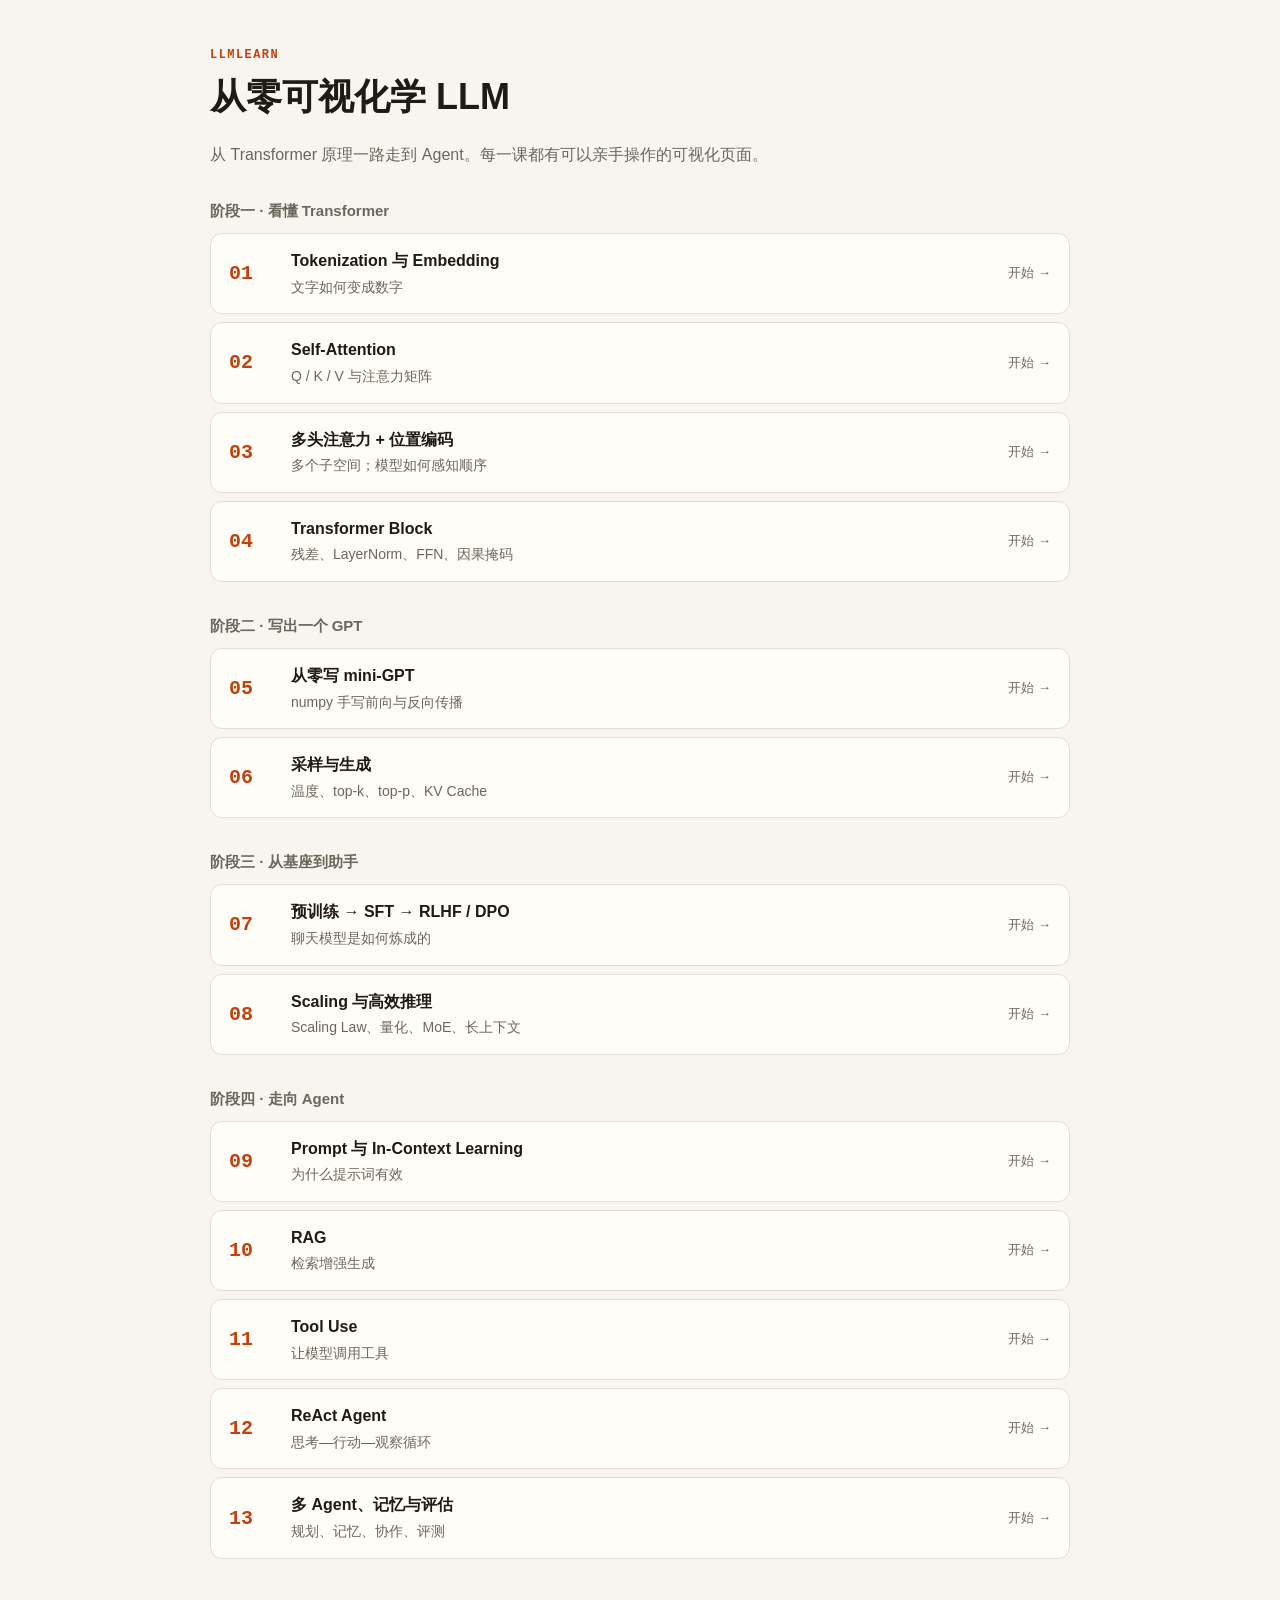
<file: index.html>
<!DOCTYPE html>
<html lang="zh-CN">
<head>
<meta charset="UTF-8">
<meta name="viewport" content="width=device-width, initial-scale=1">
<title>llmlearn · 从零可视化学 LLM</title>
<style>
  :root{--bg:#f7f5f0;--card:#fffdf8;--ink:#1d1b16;--muted:#6b665c;--line:#e4ded2;--accent:#c2410c}
  @media (prefers-color-scheme: dark){:root{--bg:#17150f;--card:#201d16;--ink:#f1ece2;--muted:#a39d90;--line:#36312766;--accent:#fb923c}}
  body{margin:0;background:var(--bg);color:var(--ink);font:16px/1.6 -apple-system,"PingFang SC","Noto Sans SC","Microsoft YaHei",sans-serif}
  main{max-width:860px;margin:0 auto;padding:48px 20px}
  .tag{font:600 12px ui-monospace,Menlo,monospace;letter-spacing:.12em;color:var(--accent)}
  h1{font-size:36px;margin:6px 0}
  p.lead{color:var(--muted)}
  h2{font-size:15px;color:var(--muted);margin:32px 0 10px;font-weight:600}
  a.card,div.card{display:grid;grid-template-columns:48px 1fr auto;gap:14px;align-items:center;padding:14px 18px;border:1px solid var(--line);border-radius:12px;background:var(--card);margin:8px 0;color:inherit;text-decoration:none}
  a.card:hover{border-color:var(--accent)}
  div.card{opacity:.5}
  .n{font:700 20px ui-monospace,Menlo,monospace;color:var(--accent)}
  .t b{display:block} .t span{font-size:14px;color:var(--muted)}
  .s{font-size:13px;color:var(--muted)}
</style>
</head>
<body>
<main>
  <div class="tag">LLMLEARN</div>
  <h1>从零可视化学 LLM</h1>
  <p class="lead">从 Transformer 原理一路走到 Agent。每一课都有可以亲手操作的可视化页面。</p>
  <div id="list"></div>
</main>
<script>
const stages = [
  ["阶段一 · 看懂 Transformer", [
    ["01","Tokenization 与 Embedding","文字如何变成数字","lessons/01-tokenization-embedding/viz.html"],
    ["02","Self-Attention","Q / K / V 与注意力矩阵","lessons/02-self-attention/viz.html"],
    ["03","多头注意力 + 位置编码","多个子空间；模型如何感知顺序","lessons/03-multihead-position/viz.html"],
    ["04","Transformer Block","残差、LayerNorm、FFN、因果掩码","lessons/04-transformer-block/viz.html"]]],
  ["阶段二 · 写出一个 GPT", [
    ["05","从零写 mini-GPT","numpy 手写前向与反向传播","lessons/05-mini-gpt/viz.html"],
    ["06","采样与生成","温度、top-k、top-p、KV Cache","lessons/06-sampling/viz.html"]]],
  ["阶段三 · 从基座到助手", [
    ["07","预训练 → SFT → RLHF / DPO","聊天模型是如何炼成的","lessons/07-alignment/viz.html"],
    ["08","Scaling 与高效推理","Scaling Law、量化、MoE、长上下文","lessons/08-scaling-inference/viz.html"]]],
  ["阶段四 · 走向 Agent", [
    ["09","Prompt 与 In-Context Learning","为什么提示词有效","lessons/09-prompt-icl/viz.html"],
    ["10","RAG","检索增强生成","lessons/10-rag/viz.html"],
    ["11","Tool Use","让模型调用工具","lessons/11-tool-use/viz.html"],
    ["12","ReAct Agent","思考—行动—观察循环","lessons/12-react-agent/viz.html"],
    ["13","多 Agent、记忆与评估","规划、记忆、协作、评测","lessons/13-multi-agent-eval/viz.html"]]],
];
document.getElementById("list").innerHTML = stages.map(([h,ls]) => `<h2>${h}</h2>` + ls.map(([n,t,d,u]) =>
  u ? `<a class="card" href="${u}"><span class="n">${n}</span><span class="t"><b>${t}</b><span>${d}</span></span><span class="s">开始 →</span></a>`
    : `<div class="card"><span class="n">${n}</span><span class="t"><b>${t}</b><span>${d}</span></span><span class="s">即将上线</span></div>`).join("")).join("");
</script>
</body>
</html>
</file>
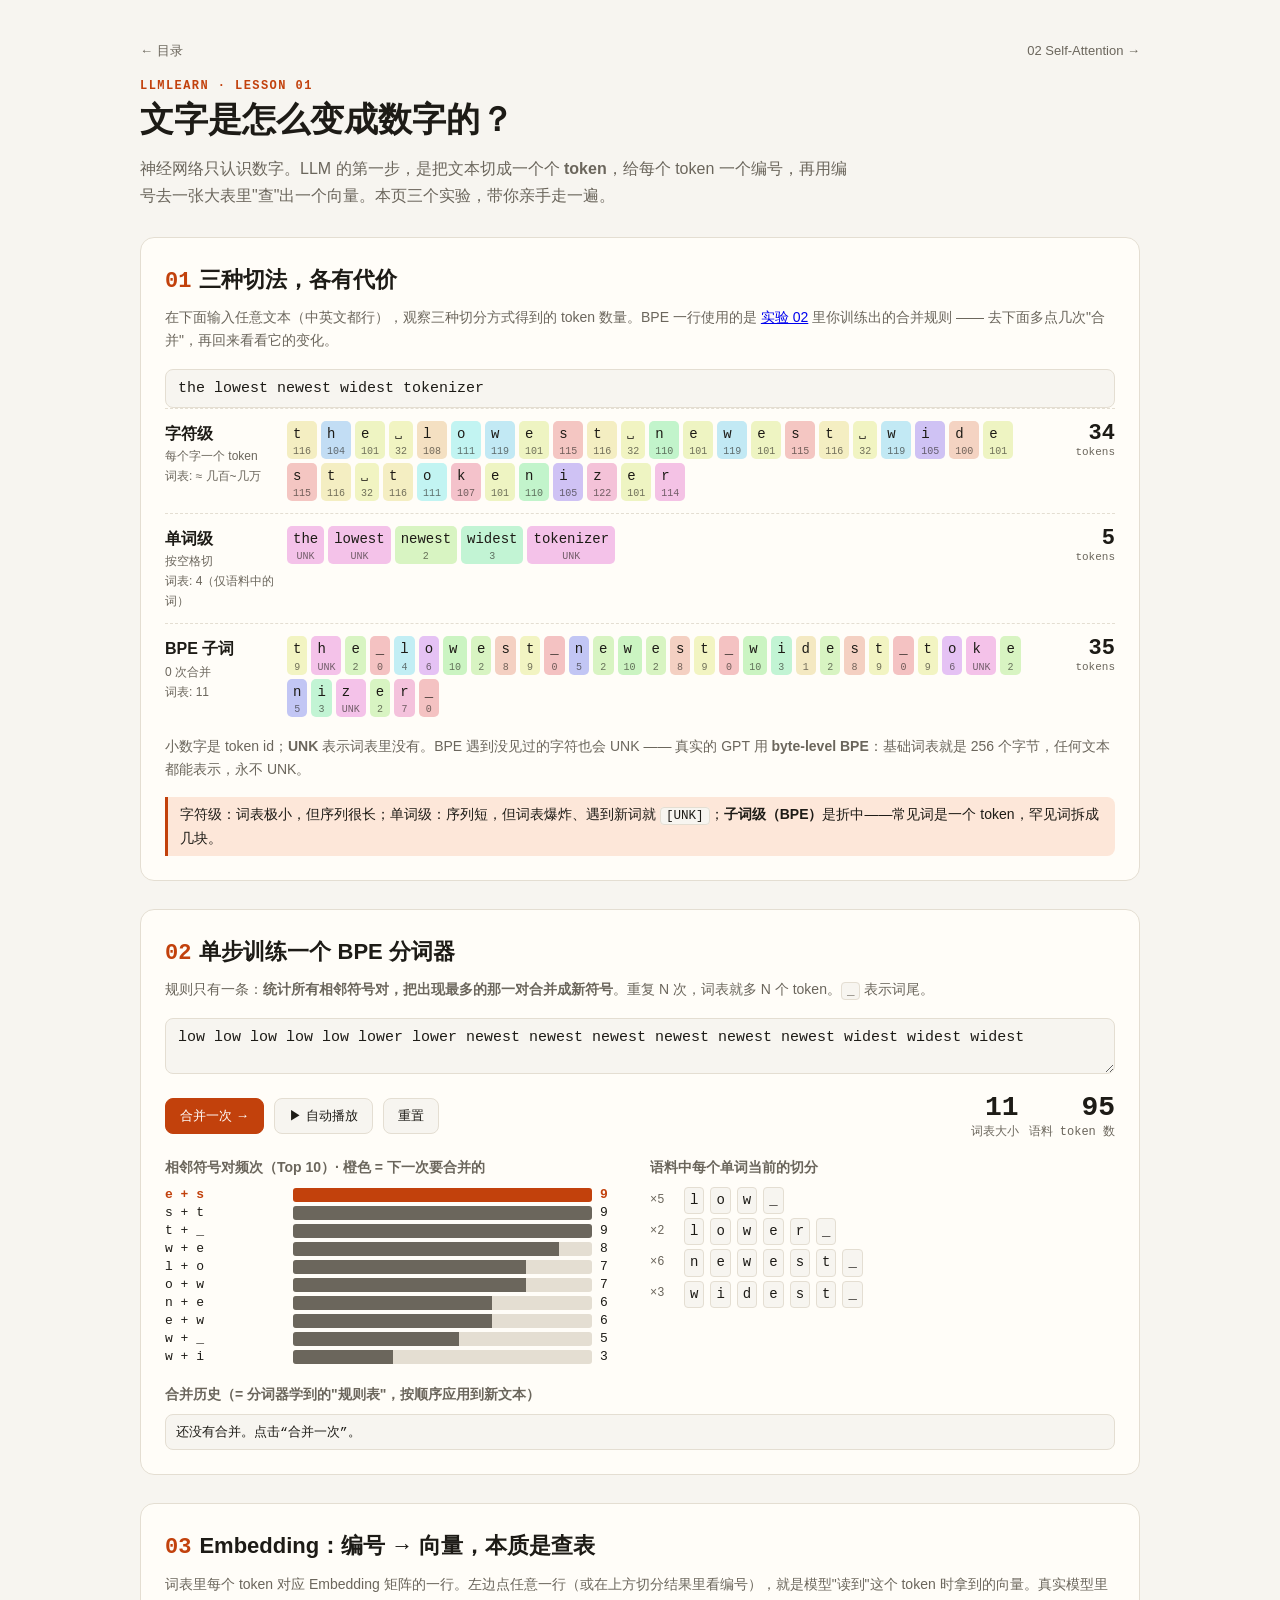
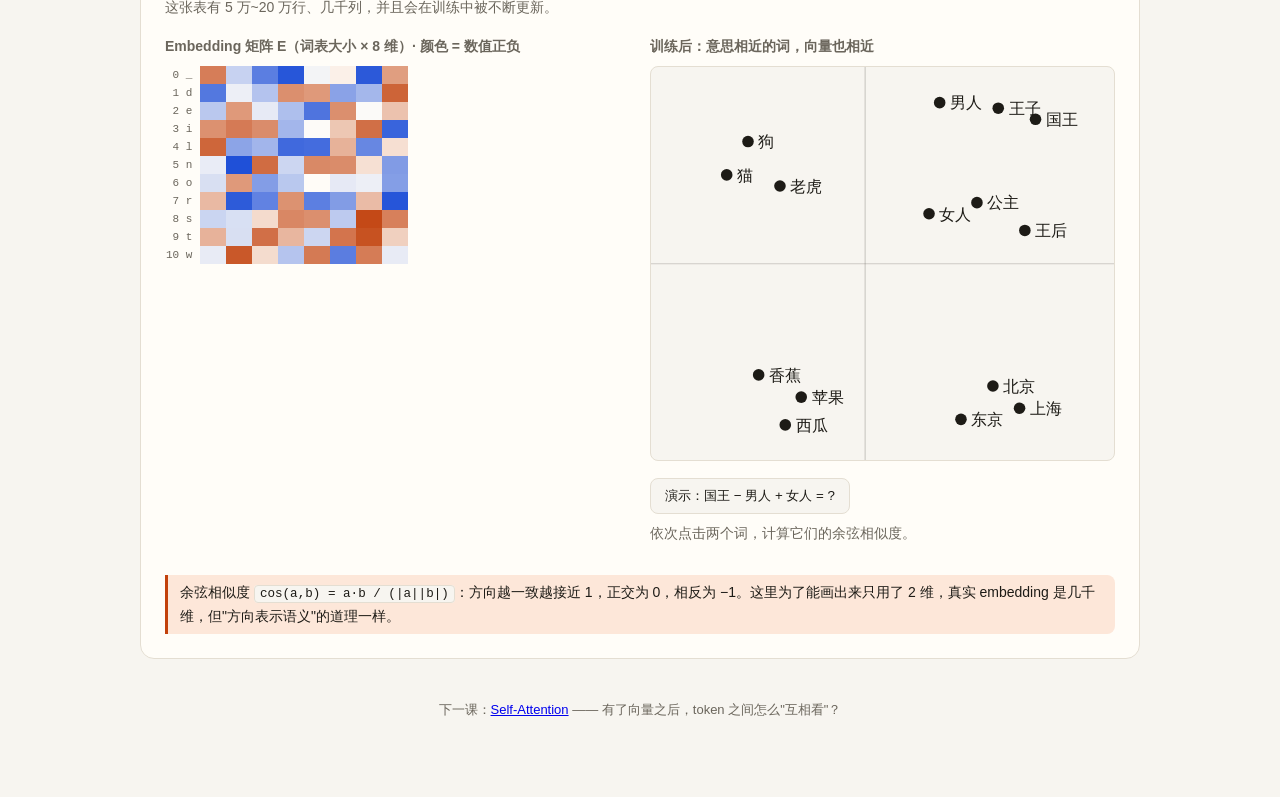
<file: lessons/01-tokenization-embedding/viz.html>
<!DOCTYPE html>
<html lang="zh-CN">
<head>
<meta charset="UTF-8">
<meta name="viewport" content="width=device-width, initial-scale=1">
<title>第 01 课 · Tokenization 与 Embedding</title>
<style>
  :root{
    --bg:#f7f5f0; --card:#fffdf8; --ink:#1d1b16; --muted:#6b665c; --line:#e4ded2;
    --accent:#c2410c; --accent-soft:#fde7d9; --blue:#1d4ed8; --green:#15803d;
    --mono: ui-monospace, "SF Mono", "JetBrains Mono", Menlo, Consolas, monospace;
  }
  @media (prefers-color-scheme: dark){
    :root{ --bg:#17150f; --card:#201d16; --ink:#f1ece2; --muted:#a39d90; --line:#36312766;
      --accent:#fb923c; --accent-soft:#4a2a16; --blue:#93c5fd; --green:#86efac; }
  }
  *{box-sizing:border-box}
  body{margin:0;background:var(--bg);color:var(--ink);font:16px/1.65 -apple-system,"PingFang SC","Noto Sans SC","Microsoft YaHei",sans-serif}
  main{max-width:1040px;margin:0 auto;padding:40px 20px 80px}
  header .tag{font:600 12px var(--mono);letter-spacing:.12em;color:var(--accent);text-transform:uppercase}
  h1{font-size:34px;line-height:1.2;margin:6px 0 10px}
  h2{font-size:22px;margin:0 0 6px}
  h2 .n{font-family:var(--mono);color:var(--accent);margin-right:8px}
  .lead{color:var(--muted);max-width:720px}
  section{background:var(--card);border:1px solid var(--line);border-radius:14px;padding:24px;margin-top:28px}
  .hint{color:var(--muted);font-size:14px;margin:0 0 16px}
  textarea,input[type=text]{width:100%;font:15px var(--mono);padding:10px 12px;border:1px solid var(--line);border-radius:8px;background:var(--bg);color:var(--ink);resize:vertical}
  button{font:600 14px inherit;font-family:inherit;padding:8px 14px;border-radius:8px;border:1px solid var(--line);background:var(--bg);color:var(--ink);cursor:pointer}
  button.primary{background:var(--accent);border-color:var(--accent);color:#fff}
  button:disabled{opacity:.45;cursor:default}
  .row{display:flex;gap:10px;flex-wrap:wrap;align-items:center}
  .chips{display:flex;flex-wrap:wrap;gap:4px;font-family:var(--mono);font-size:14px}
  .chip{padding:2px 6px;border-radius:5px;white-space:pre;position:relative}
  .chip small{display:block;font-size:10px;opacity:.6;text-align:center;line-height:1.1}
  .tokrow{display:grid;grid-template-columns:110px 1fr 80px;gap:12px;align-items:start;padding:12px 0;border-top:1px dashed var(--line)}
  .tokrow .lbl{font-weight:600}
  .tokrow .lbl span{display:block;font-weight:400;font-size:12px;color:var(--muted)}
  .tokrow .cnt{font:700 22px var(--mono);text-align:right}
  .tokrow .cnt span{display:block;font-size:11px;font-weight:400;color:var(--muted)}
  .grid2{display:grid;grid-template-columns:1fr 1fr;gap:20px;margin-top:16px}
  @media(max-width:760px){.grid2{grid-template-columns:1fr}.tokrow{grid-template-columns:1fr}.tokrow .cnt{text-align:left}}
  .panel h3{font-size:14px;margin:0 0 8px;color:var(--muted);font-weight:600}
  .bar{display:grid;grid-template-columns:120px 1fr 30px;gap:8px;align-items:center;font:13px var(--mono);margin:3px 0}
  .bar .track{height:14px;background:var(--line);border-radius:3px;overflow:hidden}
  .bar .fill{height:100%;background:var(--muted);transition:width .3s}
  .bar.best .fill{background:var(--accent)}
  .bar.best{font-weight:700;color:var(--accent)}
  .word{display:flex;align-items:center;gap:6px;margin:4px 0;font-family:var(--mono);font-size:14px}
  .word .f{color:var(--muted);font-size:12px;width:28px}
  .seg{border:1px solid var(--line);padding:1px 5px;border-radius:4px;background:var(--bg)}
  .seg.new{background:var(--accent-soft);border-color:var(--accent);animation:pop .5s}
  @keyframes pop{0%{transform:scale(1.25)}100%{transform:scale(1)}}
  .hist{font:13px var(--mono);max-height:180px;overflow:auto;background:var(--bg);padding:8px 10px;border-radius:8px;border:1px solid var(--line)}
  .stat{font:700 28px var(--mono);text-align:right} .stat span{font-size:12px;font-weight:400;color:var(--muted);display:block}
  .matrix{font:11px var(--mono);border-collapse:collapse}
  .matrix td{width:26px;height:18px;text-align:center}
  .matrix td.k{width:auto;padding-right:8px;text-align:right;color:var(--muted)}
  .matrix tr.on td.k{color:var(--accent);font-weight:700}
  .matrix tr.on td{outline:2px solid var(--accent);outline-offset:-1px}
  .matrix tr{cursor:pointer}
  svg text{font-family:inherit}
  .callout{border-left:3px solid var(--accent);padding:6px 12px;background:var(--accent-soft);border-radius:0 8px 8px 0;font-size:14px;margin-top:14px}
  code{font-family:var(--mono);font-size:.9em;background:var(--bg);padding:1px 5px;border-radius:4px;border:1px solid var(--line)}
  footer{margin-top:40px;color:var(--muted);font-size:13px;text-align:center}
</style>
</head>
<body>
<main>
<nav class="topnav" style="display:flex;justify-content:space-between;font-size:13px;margin-bottom:18px"><a href="../../index.html" style="color:var(--muted);text-decoration:none">← 目录</a><a href="../02-self-attention/viz.html" style="color:var(--muted);text-decoration:none">02 Self-Attention →</a></nav>
<header>
  <div class="tag">llmlearn · Lesson 01</div>
  <h1>文字是怎么变成数字的？</h1>
  <p class="lead">神经网络只认识数字。LLM 的第一步，是把文本切成一个个 <b>token</b>，给每个 token 一个编号，再用编号去一张大表里"查"出一个向量。本页三个实验，带你亲手走一遍。</p>
</header>

<!-- ============ 1. 三种切分 ============ -->
<section id="s1">
  <h2><span class="n">01</span>三种切法，各有代价</h2>
  <p class="hint">在下面输入任意文本（中英文都行），观察三种切分方式得到的 token 数量。BPE 一行使用的是 <a href="#s2">实验 02</a> 里你训练出的合并规则 —— 去下面多点几次"合并"，再回来看看它的变化。</p>
  <input type="text" id="t1" value="the lowest newest widest tokenizer">
  <div id="tok-out"></div>
  <div class="callout">字符级：词表极小，但序列很长；单词级：序列短，但词表爆炸、遇到新词就 <code>[UNK]</code>；<b>子词级（BPE）</b>是折中——常见词是一个 token，罕见词拆成几块。</div>
</section>

<!-- ============ 2. BPE 单步训练 ============ -->
<section id="s2">
  <h2><span class="n">02</span>单步训练一个 BPE 分词器</h2>
  <p class="hint">规则只有一条：<b>统计所有相邻符号对，把出现最多的那一对合并成新符号</b>。重复 N 次，词表就多 N 个 token。<code>_</code> 表示词尾。</p>
  <textarea id="corpus" rows="2">low low low low low lower lower newest newest newest newest newest newest widest widest widest</textarea>
  <div class="row" style="margin-top:10px">
    <button class="primary" id="step">合并一次 →</button>
    <button id="play">▶ 自动播放</button>
    <button id="reset">重置</button>
    <span style="flex:1"></span>
    <div class="stat" id="vsize">0<span>词表大小</span></div>
    <div class="stat" id="tcount">0<span>语料 token 数</span></div>
  </div>
  <div class="grid2">
    <div class="panel">
      <h3>相邻符号对频次（Top 10）· 橙色 = 下一次要合并的</h3>
      <div id="pairs"></div>
    </div>
    <div class="panel">
      <h3>语料中每个单词当前的切分</h3>
      <div id="words"></div>
    </div>
  </div>
  <div class="panel" style="margin-top:16px">
    <h3>合并历史（= 分词器学到的"规则表"，按顺序应用到新文本）</h3>
    <div class="hist" id="hist">还没有合并。点击"合并一次"。</div>
  </div>
</section>

<!-- ============ 3. Embedding ============ -->
<section id="s3">
  <h2><span class="n">03</span>Embedding：编号 → 向量，本质是查表</h2>
  <p class="hint">词表里每个 token 对应 Embedding 矩阵的一行。左边点任意一行（或在上方切分结果里看编号），就是模型"读到"这个 token 时拿到的向量。真实模型里这张表有 5 万~20 万行、几千列，并且会在训练中被不断更新。</p>
  <div class="grid2">
    <div class="panel">
      <h3>Embedding 矩阵 E（词表大小 × 8 维）· 颜色 = 数值正负</h3>
      <div style="overflow:auto;max-height:380px"><table class="matrix" id="matrix"></table></div>
    </div>
    <div class="panel">
      <h3>训练后：意思相近的词，向量也相近</h3>
      <svg id="space" viewBox="0 0 400 340" style="width:100%;border:1px solid var(--line);border-radius:8px;background:var(--bg)"></svg>
      <div class="row" style="margin-top:8px">
        <button id="analogy">演示：国王 − 男人 + 女人 = ?</button>
      </div>
      <p class="hint" id="cos" style="margin-top:8px">依次点击两个词，计算它们的余弦相似度。</p>
    </div>
  </div>
  <div class="callout">余弦相似度 <code>cos(a,b) = a·b / (|a||b|)</code>：方向越一致越接近 1，正交为 0，相反为 −1。这里为了能画出来只用了 2 维，真实 embedding 是几千维，但"方向表示语义"的道理一样。</div>
</section>

<footer>下一课：<a href="../02-self-attention/viz.html">Self-Attention</a> —— 有了向量之后，token 之间怎么"互相看"？</footer>
</main>

<script>
const $ = s => document.querySelector(s);
const END = "_";
const palette = i => `hsl(${(i*47)%360} 70% ${matchMedia('(prefers-color-scheme: dark)').matches?'30%':'86%'})`;

/* ---------------- BPE 核心 ---------------- */
let state;
function initBPE(){
  const words = {};
  $("#corpus").value.trim().split(/\s+/).filter(Boolean).forEach(w => words[w]=(words[w]||0)+1);
  const vocab = Object.entries(words).map(([w,f]) => ({syms:[...w, END], f, fresh:new Set()}));
  const base = new Set(); vocab.forEach(v => v.syms.forEach(s => base.add(s)));
  state = {vocab, merges:[], tokens:[...base].sort()};
}
function countPairs(){
  const m = new Map();
  for (const v of state.vocab)
    for (let i=0;i<v.syms.length-1;i++){
      const k = v.syms[i]+"\u0000"+v.syms[i+1];
      m.set(k,(m.get(k)||0)+v.f);
    }
  return [...m.entries()].sort((a,b)=>b[1]-a[1]);
}
function applyMerge(syms, a, b, fresh){
  const out=[]; for(let i=0;i<syms.length;i++){
    if(i<syms.length-1 && syms[i]===a && syms[i+1]===b){ out.push(a+b); if(fresh) fresh.add(out.length-1); i++; }
    else out.push(syms[i]);
  } return out;
}
function step(){
  const pairs = countPairs();
  if(!pairs.length || pairs[0][1] < 2) return false;
  const [a,b] = pairs[0][0].split("\u0000");
  state.vocab.forEach(v => { v.fresh = new Set(); v.syms = applyMerge(v.syms,a,b,v.fresh); });
  state.merges.push({a,b,f:pairs[0][1]});
  state.tokens.push(a+b);
  return true;
}
function encodeWord(w){
  let syms=[...w, END];
  for(const {a,b} of state.merges) syms = applyMerge(syms,a,b);
  return syms;
}

/* ---------------- 渲染 ---------------- */
const show = s => s.replaceAll(" ","␣");
function renderBPE(){
  const pairs = countPairs().slice(0,10);
  const max = pairs[0]?.[1]||1;
  const canMerge = pairs.length && pairs[0][1] >= 2;
  $("#pairs").innerHTML = pairs.length ? pairs.map(([k,f],i)=>{
    const [a,b]=k.split("\u0000");
    return `<div class="bar ${i===0&&canMerge?'best':''}"><span>${show(a)} + ${show(b)}</span><div class="track"><div class="fill" style="width:${f/max*100}%"></div></div><span>${f}</span></div>`;
  }).join("") : "<p class='hint'>没有可合并的对了。</p>";
  $("#words").innerHTML = state.vocab.map(v =>
    `<div class="word"><span class="f">×${v.f}</span>${v.syms.map((s,i)=>`<span class="seg ${v.fresh.has(i)?'new':''}">${show(s)}</span>`).join("")}</div>`).join("");
  $("#hist").innerHTML = state.merges.length ? state.merges.map((m,i)=>
    `${String(i+1).padStart(2," ")}. ${show(m.a)} + ${show(m.b)} → <b>${show(m.a+m.b)}</b>  <span style="color:var(--muted)">(${m.f} 次)</span>`).join("<br>") : "还没有合并。点击“合并一次”。";
  $("#hist").scrollTop = 1e6;
  $("#vsize").firstChild.nodeValue = state.tokens.length;
  $("#tcount").firstChild.nodeValue = state.vocab.reduce((s,v)=>s+v.syms.length*v.f,0);
  $("#step").disabled = !canMerge;
  renderTok(); renderMatrix();
}

function chipList(toks, ids){
  return `<div class="chips">${toks.map((t,i)=>`<span class="chip" style="background:${palette(ids?ids[i]:i)}">${show(t)}${ids?`<small>${ids[i]<0?'UNK':ids[i]}</small>`:''}</span>`).join("")}</div>`;
}
function renderTok(){
  const text = $("#t1").value;
  const chars = [...text];
  const words = text.split(/(\s+)/).filter(s=>s && !/^\s+$/.test(s));
  const known = new Set(state.vocab.map(v=>v.syms.join("").slice(0,-1)));
  const idx = new Map(state.tokens.map((t,i)=>[t,i]));
  const bpe = words.flatMap(encodeWord);
  const bpeIds = bpe.map(t => idx.has(t)?idx.get(t):-1);
  const wordIds = words.map(w => known.has(w)? [...known].indexOf(w) : -1);
  const rows = [
    ["字符级","每个字一个 token", chars, chars.map(c=>c.codePointAt(0)%997), "≈ 几百~几万"],
    ["单词级","按空格切", words, wordIds, `${known.size}（仅语料中的词）`],
    ["BPE 子词",`${state.merges.length} 次合并`, bpe, bpeIds, `${state.tokens.length}`],
  ];
  $("#tok-out").innerHTML = rows.map(([l,s,t,ids,v])=>
    `<div class="tokrow"><div class="lbl">${l}<span>${s}</span><span>词表: ${v}</span></div>${chipList(t,ids)}<div class="cnt">${t.length}<span>tokens</span></div></div>`).join("")
    + `<p class="hint" style="margin-top:6px">小数字是 token id；<b>UNK</b> 表示词表里没有。BPE 遇到没见过的字符也会 UNK —— 真实的 GPT 用 <b>byte-level BPE</b>：基础词表就是 256 个字节，任何文本都能表示，永不 UNK。</p>`;
}

/* ---------------- Embedding 矩阵 ---------------- */
function rand(seed){ let x = Math.sin(seed*9301+49297)*233280; return x-Math.floor(x); }
let selRow = -1;
function renderMatrix(){
  const D=8;
  $("#matrix").innerHTML = state.tokens.map((t,i)=>{
    let cells="";
    for(let d=0;d<D;d++){
      let h=0; for(const c of t) h=h*31+c.charCodeAt(0);
      const v = rand(h*0.001+d*1.7)*2-1;
      const col = v>0?`rgba(194,65,12,${Math.abs(v)})`:`rgba(29,78,216,${Math.abs(v)})`;
      cells += `<td title="${v.toFixed(2)}" style="background:${col}"></td>`;
    }
    return `<tr class="${i===selRow?'on':''}" data-i="${i}"><td class="k">${i}  ${show(t)}</td>${cells}</tr>`;
  }).join("");
}
$("#matrix").addEventListener("click", e=>{
  const tr = e.target.closest("tr"); if(!tr) return;
  selRow = +tr.dataset.i; renderMatrix();
});

/* ---------------- 2D 语义空间 ---------------- */
const W = {
  "国王":[3.2,2.6],"王后":[3.0,0.6],"男人":[1.4,2.9],"女人":[1.2,0.9],
  "王子":[2.5,2.8],"公主":[2.1,1.1],
  "猫":[-2.6,1.6],"狗":[-2.2,2.2],"老虎":[-1.6,1.4],
  "苹果":[-1.2,-2.4],"香蕉":[-2.0,-2.0],"西瓜":[-1.5,-2.9],
  "北京":[2.4,-2.2],"上海":[2.9,-2.6],"东京":[1.8,-2.8],
};
const sx = x => 185 + x*46, sy = y => 170 - y*48;
let picks=[], extra=null;
function cos(a,b){ const d=a[0]*b[0]+a[1]*b[1]; return d/(Math.hypot(...a)*Math.hypot(...b)); }
function renderSpace(){
  const css = getComputedStyle(document.documentElement);
  const ink = css.getPropertyValue('--ink'), mut = css.getPropertyValue('--muted'), acc = css.getPropertyValue('--accent'), blue = css.getPropertyValue('--blue');
  let s = `<defs><marker id="ar" viewBox="0 0 10 10" refX="9" refY="5" markerWidth="6" markerHeight="6" orient="auto"><path d="M0 0L10 5L0 10z" fill="${acc}"/></marker>
           <marker id="ab" viewBox="0 0 10 10" refX="9" refY="5" markerWidth="6" markerHeight="6" orient="auto"><path d="M0 0L10 5L0 10z" fill="${blue}"/></marker></defs>`;
  s += `<line x1="0" y1="170" x2="400" y2="170" stroke="${mut}" stroke-opacity=".3"/><line x1="${sx(0)}" y1="0" x2="${sx(0)}" y2="340" stroke="${mut}" stroke-opacity=".3"/>`;
  picks.forEach(w => s += `<line x1="${sx(0)}" y1="170" x2="${sx(W[w][0])}" y2="${sy(W[w][1])}" stroke="${acc}" stroke-width="2" marker-end="url(#ar)"/>`);
  if(extra){
    const [m,w,k,p]=extra; // 男人→女人 与 国王→? 是同一个"性别方向"
    for(const [a,b] of [[m,w],[k,p]])
      s += `<line x1="${sx(a[0])}" y1="${sy(a[1])}" x2="${sx(b[0])}" y2="${sy(b[1])}" stroke="${blue}" stroke-width="2" stroke-dasharray="4 3" marker-end="url(#ab)"/>`;
    s += `<circle cx="${sx(p[0])}" cy="${sy(p[1])}" r="14" fill="none" stroke="${blue}" stroke-width="2"/>`;
  }
  for(const [w,[x,y]] of Object.entries(W)){
    const on = picks.includes(w);
    s += `<g style="cursor:pointer" data-w="${w}"><circle cx="${sx(x)}" cy="${sy(y)}" r="${on?7:5}" fill="${on?acc:ink}"/><text x="${sx(x)+9}" y="${sy(y)+5}" font-size="14" fill="${ink}">${w}</text></g>`;
  }
  $("#space").innerHTML = s;
}
$("#space").addEventListener("click", e=>{
  const g = e.target.closest("g[data-w]"); if(!g) return;
  extra=null; const w=g.dataset.w;
  picks = picks.length>=2 ? [w] : [...picks, w];
  if(picks.length===2){
    const c = cos(W[picks[0]],W[picks[1]]);
    $("#cos").innerHTML = `cos(<b>${picks[0]}</b>, <b>${picks[1]}</b>) = <b style="color:var(--accent)">${c.toFixed(3)}</b> ${c>0.9?'—— 非常相近':c>0.5?'—— 有点相关':c>0?'—— 关系不大':'—— 方向相反'}`;
  } else $("#cos").textContent = "再点一个词。";
  renderSpace();
});
$("#analogy").onclick = ()=>{
  picks=[];
  const k=W["国王"], m=W["男人"], w=W["女人"];
  const p1=[k[0]+(w[0]-m[0]), k[1]+(w[1]-m[1])]; // 国王 + (女人 − 男人)
  let best=null,bs=1e9; for(const [n,v] of Object.entries(W)){ if(["国王","男人","女人"].includes(n)) continue; const d=Math.hypot(v[0]-p1[0],v[1]-p1[1]); if(d<bs){bs=d;best=n;} }
  extra=[m, w, k, p1];
  $("#cos").innerHTML = `国王 − 男人 + 女人 = (${p1.map(v=>v.toFixed(1)).join(", ")})，离它最近的词是 <b style="color:var(--blue)">${best}</b>。“性别”成了向量空间里的一个<b>方向</b>。`;
  renderSpace();
};

/* ---------------- 交互绑定 ---------------- */
let timer=null;
$("#step").onclick = ()=>{ step(); renderBPE(); };
$("#reset").onclick = ()=>{ stop(); initBPE(); renderBPE(); };
$("#corpus").oninput = ()=>{ stop(); initBPE(); renderBPE(); };
$("#t1").oninput = renderTok;
function stop(){ clearInterval(timer); timer=null; $("#play").textContent="▶ 自动播放"; }
$("#play").onclick = ()=>{
  if(timer) return stop();
  $("#play").textContent="⏸ 暂停";
  timer = setInterval(()=>{ if(!step()) stop(); renderBPE(); }, 900);
};

initBPE(); renderBPE(); renderSpace();
</script>
</body>
</html>
</file>
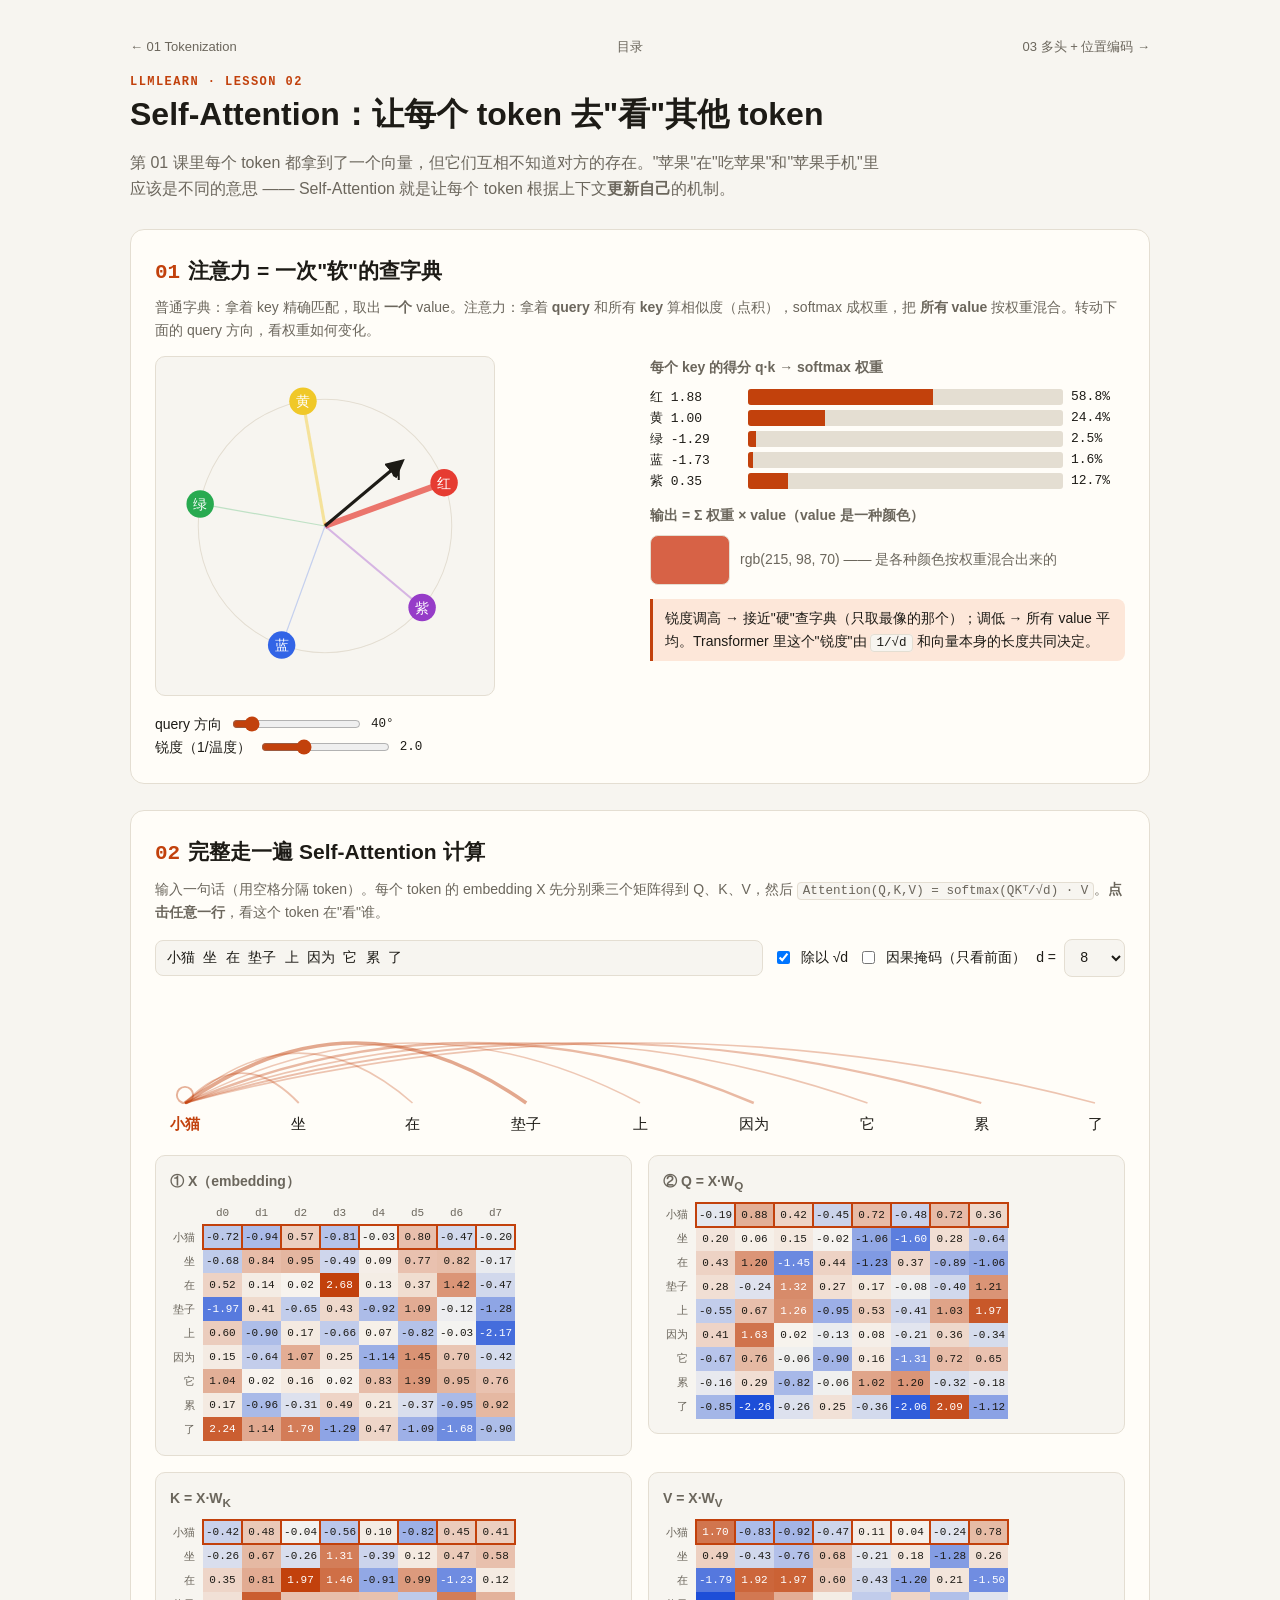
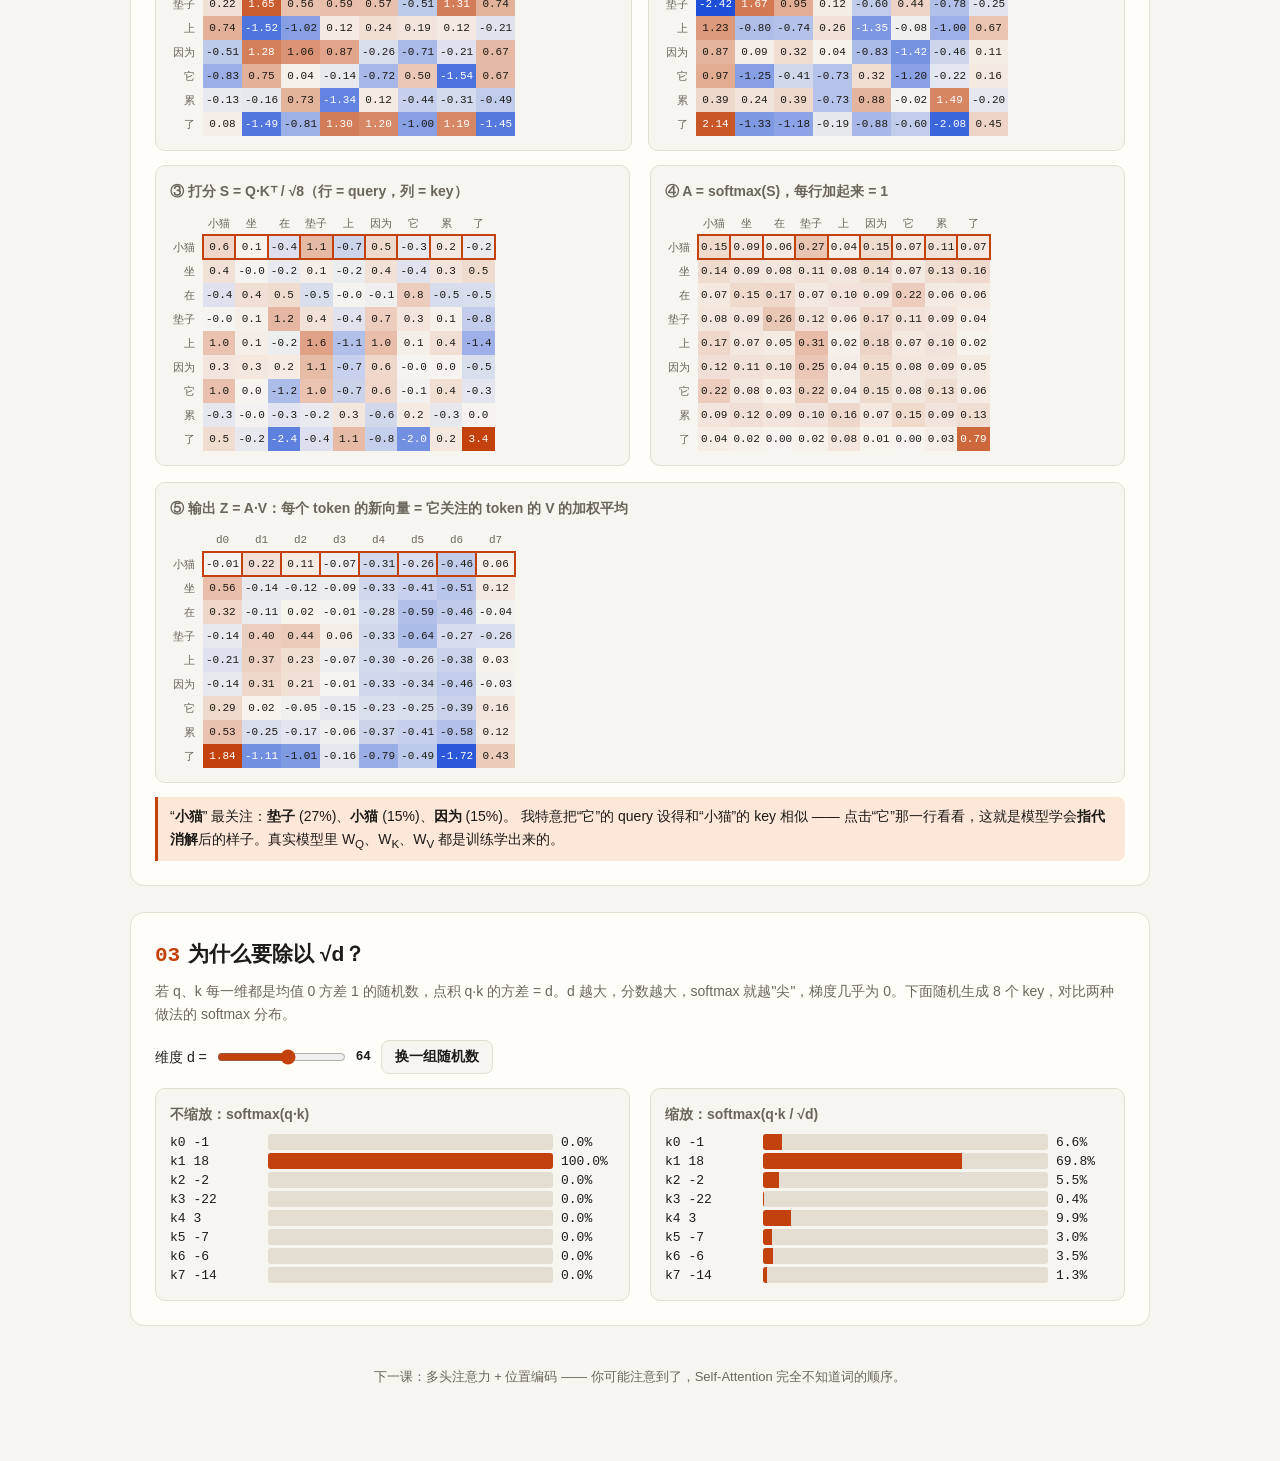
<file: lessons/02-self-attention/viz.html>
<!DOCTYPE html>
<html lang="zh-CN">
<head>
<meta charset="UTF-8"><meta name="viewport" content="width=device-width, initial-scale=1">
<title>第 02 课 · Self-Attention</title>
<link rel="stylesheet" href="../../assets/lesson.css">
<script src="../../assets/common.js"></script>
<style>
  .pipe{display:grid;grid-template-columns:1fr 1fr;gap:16px;align-items:start}
  .pipe .box{overflow-x:auto}
  @media(max-width:780px){.pipe{grid-template-columns:1fr}}
  .pipe .box h3{white-space:nowrap}
  #arcs{width:100%;height:170px}
  .knob{display:flex;align-items:center;gap:8px;font-size:14px}
</style>
</head>
<body>
<main>
<nav class="top"><a href="../01-tokenization-embedding/viz.html">← 01 Tokenization</a><a href="../../index.html">目录</a><a href="../03-multihead-position/viz.html">03 多头 + 位置编码 →</a></nav>
<header>
  <div class="tag">llmlearn · Lesson 02</div>
  <h1>Self-Attention：让每个 token 去"看"其他 token</h1>
  <p class="lead">第 01 课里每个 token 都拿到了一个向量，但它们互相不知道对方的存在。"苹果"在"吃苹果"和"苹果手机"里应该是不同的意思 —— Self-Attention 就是让每个 token 根据上下文<b>更新自己</b>的机制。</p>
</header>

<section>
  <h2><span class="n">01</span>注意力 = 一次"软"的查字典</h2>
  <p class="hint">普通字典：拿着 key 精确匹配，取出 <b>一个</b> value。注意力：拿着 <b>query</b> 和所有 <b>key</b> 算相似度（点积），softmax 成权重，把 <b>所有 value</b> 按权重混合。转动下面的 query 方向，看权重如何变化。</p>
  <div class="grid2">
    <div>
      <svg id="dict" viewBox="0 0 320 320" style="width:100%;max-width:340px;border:1px solid var(--line);border-radius:10px;background:var(--bg)"></svg>
      <div class="knob" style="margin-top:8px">query 方向 <input type="range" id="ang" min="0" max="360" value="40"> <span id="angv" class="mono"></span></div>
      <div class="knob">锐度（1/温度） <input type="range" id="sharp" min="0.2" max="6" step="0.1" value="2"> <span id="sharpv" class="mono"></span></div>
    </div>
    <div>
      <h3>每个 key 的得分 q·k → softmax 权重</h3>
      <div id="dictBars"></div>
      <h3 style="margin-top:14px">输出 = Σ 权重 × value（value 是一种颜色）</h3>
      <div class="row"><div id="mix" style="width:80px;height:50px;border-radius:8px;border:1px solid var(--line)"></div><span class="hint" id="mixTxt" style="margin:0"></span></div>
      <div class="callout">锐度调高 → 接近"硬"查字典（只取最像的那个）；调低 → 所有 value 平均。Transformer 里这个"锐度"由 <code>1/√d</code> 和向量本身的长度共同决定。</div>
    </div>
  </div>
</section>

<section>
  <h2><span class="n">02</span>完整走一遍 Self-Attention 计算</h2>
  <p class="hint">输入一句话（用空格分隔 token）。每个 token 的 embedding X 先分别乘三个矩阵得到 Q、K、V，然后 <code>Attention(Q,K,V) = softmax(QKᵀ/√d) · V</code>。<b>点击任意一行</b>，看这个 token 在"看"谁。</p>
  <div class="row">
    <input type="text" id="sent" value="小猫 坐 在 垫子 上 因为 它 累 了" style="flex:1;min-width:260px">
    <label class="knob"><input type="checkbox" id="scale" checked> 除以 √d</label>
    <label class="knob"><input type="checkbox" id="causal"> 因果掩码（只看前面）</label>
    <label class="knob">d = <select id="dsel"><option>4</option><option selected>8</option><option>16</option><option>64</option></select></label>
  </div>
  <svg id="arcs"></svg>
  <div class="pipe">
    <div class="box"><h3>① X（embedding）</h3><div id="mX"></div></div>
    <div class="box"><h3>② Q = X·W<sub>Q</sub></h3><div id="mQ"></div></div>
    <div class="box"><h3>K = X·W<sub>K</sub></h3><div id="mK"></div></div>
    <div class="box"><h3>V = X·W<sub>V</sub></h3><div id="mV"></div></div>
  </div>
  <div class="grid2">
    <div class="box"><h3>③ 打分 S = Q·Kᵀ <span id="scTxt"></span>（行 = query，列 = key）</h3><div id="mS" style="overflow-x:auto"></div></div>
    <div class="box"><h3>④ A = softmax(S)，每行加起来 = 1</h3><div id="mA" style="overflow-x:auto"></div></div>
  </div>
  <div class="box" style="margin-top:16px"><h3>⑤ 输出 Z = A·V：每个 token 的新向量 = 它关注的 token 的 V 的加权平均</h3><div id="mZ" style="overflow-x:auto"></div></div>
  <div class="callout" id="note"></div>
</section>

<section>
  <h2><span class="n">03</span>为什么要除以 √d？</h2>
  <p class="hint">若 q、k 每一维都是均值 0 方差 1 的随机数，点积 q·k 的方差 = d。d 越大，分数越大，softmax 就越"尖"，梯度几乎为 0。下面随机生成 8 个 key，对比两种做法的 softmax 分布。</p>
  <div class="row"><span class="knob">维度 d = <input type="range" id="dd" min="1" max="10" value="6"> <b id="ddv" class="mono"></b></span><button id="reroll">换一组随机数</button></div>
  <div class="grid2">
    <div class="box"><h3>不缩放：softmax(q·k)</h3><div id="noScale"></div></div>
    <div class="box"><h3>缩放：softmax(q·k / √d)</h3><div id="withScale"></div></div>
  </div>
</section>

<footer>下一课：多头注意力 + 位置编码 —— 你可能注意到了，Self-Attention 完全不知道词的顺序。</footer>
</main>

<script>
/* ---------- 实验 1：软查字典 ---------- */
const keys = [
  {name:'红', ang:20,  col:[230,60,50]},
  {name:'黄', ang:100, col:[240,200,40]},
  {name:'绿', ang:170, col:[40,170,80]},
  {name:'蓝', ang:250, col:[50,100,230]},
  {name:'紫', ang:320, col:[150,60,200]},
];
function drawDict(){
  const a = +$('#ang').value, sh = +$('#sharp').value;
  $('#angv').textContent = a + '°'; $('#sharpv').textContent = sh.toFixed(1);
  const q = [Math.cos(a*Math.PI/180), Math.sin(a*Math.PI/180)];
  const ks = keys.map(k => [Math.cos(k.ang*Math.PI/180), Math.sin(k.ang*Math.PI/180)]);
  const scores = ks.map(k => dot(q,k)*sh);
  const w = softmax(scores);
  const C = 160, R = 120, ink = cssVar('--ink'), acc = cssVar('--accent');
  let s = `<circle cx="${C}" cy="${C}" r="${R}" fill="none" stroke="${cssVar('--line')}"/>`;
  keys.forEach((k,i)=>{
    const [x,y] = ks[i];
    s += `<line x1="${C}" y1="${C}" x2="${C+x*R}" y2="${C-y*R}" stroke="rgb(${k.col})" stroke-width="${1+w[i]*8}" stroke-opacity="${.25+w[i]*.75}"/>`;
    s += `<circle cx="${C+x*R}" cy="${C-y*R}" r="13" fill="rgb(${k.col})"/><text x="${C+x*R}" y="${C-y*R+5}" font-size="13" text-anchor="middle" fill="#fff">${k.name}</text>`;
  });
  s += `<defs><marker id="m" viewBox="0 0 10 10" refX="8" refY="5" markerWidth="6" markerHeight="6" orient="auto"><path d="M0 0L10 5L0 10z" fill="${ink}"/></marker></defs>`;
  s += `<line x1="${C}" y1="${C}" x2="${C+q[0]*(R-25)}" y2="${C-q[1]*(R-25)}" stroke="${ink}" stroke-width="3" marker-end="url(#m)"/><text x="${C+q[0]*(R-48)+8}" y="${C-q[1]*(R-48)}" font-size="14" font-weight="700" fill="${ink}">q</text>`;
  $('#dict').innerHTML = s;
  bars($('#dictBars'), keys.map((k,i)=>`${k.name} ${scores[i]>=0?' ':''}${scores[i].toFixed(2)}`), w, {max:1});
  const mix = [0,1,2].map(c => Math.round(keys.reduce((s,k,i)=>s+w[i]*k.col[c],0)));
  $('#mix').style.background = `rgb(${mix})`;
  $('#mixTxt').textContent = `rgb(${mix.join(', ')}) —— 是各种颜色按权重混合出来的`;
}
['ang','sharp'].forEach(id => $('#'+id).oninput = drawDict);

/* ---------- 实验 2：完整计算 ---------- */
let sel = 0;
function embed(tok, d){ // 每个 token 根据字符得到固定的伪随机向量
  let h = 7; for (const c of tok) h = (h*131 + c.codePointAt(0)) % 1e9;
  const R = rng(h); return Array.from({length:d}, () => +(R.normal()).toFixed(2));
}
function run(){
  const toks = $('#sent').value.trim().split(/\s+/).filter(Boolean).slice(0,12);
  if (!toks.length) return;
  sel = Math.min(sel, toks.length-1);
  const d = +$('#dsel').value, show = d <= 8;
  const R = rng(2024);
  const X = toks.map(t => embed(t,d));
  const Wq = randMat(d,d,R,1/Math.sqrt(d)), Wk = randMat(d,d,R,1/Math.sqrt(d)), Wv = randMat(d,d,R,1/Math.sqrt(d));
  // 让"它"的 query 和"小猫"的 key 更像一点，演示指代
  const Q = matmul(X,Wq), K = matmul(X,Wk), V = matmul(X,Wv);
  const it = toks.indexOf('它'), cat = toks.indexOf('小猫');
  if (it >= 0 && cat >= 0) Q[it] = K[cat].map(v => v*1.6);
  const scaleOn = $('#scale').checked, causal = $('#causal').checked;
  const S = matmul(Q, T(K)).map((r,i) => r.map((v,j) => (causal && j>i) ? -Infinity : v / (scaleOn ? Math.sqrt(d) : 1)));
  const A = S.map(r => softmax(r));
  const Z = matmul(A, V);
  const cols = [...Array(d).keys()].map(i=>'d'+i);
  const opt = {rows:toks, hlRow:sel, onRow:i=>{sel=i;run();}, showVal:show};
  heatmap($('#mX'), X, {...opt, cols: show?cols:[]});
  heatmap($('#mQ'), Q, {...opt, rows:show?toks:[], cols:[]});
  heatmap($('#mK'), K, {...opt, rows:show?toks:[], cols:[]});
  heatmap($('#mV'), V, {...opt, rows:show?toks:[], cols:[]});
  heatmap($('#mS'), S, {rows:toks, cols:toks, hlRow:sel, onRow:i=>{sel=i;run();}, fmt:v=>v.toFixed(1)});
  heatmap($('#mA'), A, {rows:toks, cols:toks, hlRow:sel, onRow:i=>{sel=i;run();}, diverging:false, max:1, fmt:v=>v.toFixed(2)});
  heatmap($('#mZ'), Z, {rows:toks, cols:show?cols:[], hlRow:sel, onRow:i=>{sel=i;run();}, showVal:show});
  $('#scTxt').textContent = scaleOn ? `/ √${d}` : '（未缩放）';
  drawArcs(toks, A[sel]);
  const top = A[sel].map((w,j)=>[w,j]).sort((a,b)=>b[0]-a[0]).slice(0,3);
  $('#note').innerHTML = `“<b>${toks[sel]}</b>” 最关注：${top.map(([w,j])=>`<b>${toks[j]}</b> (${(w*100).toFixed(0)}%)`).join('、')}。` +
    (it>=0 && cat>=0 ? ` 我特意把“它”的 query 设得和“小猫”的 key 相似 —— 点击“它”那一行看看，这就是模型学会<b>指代消解</b>后的样子。真实模型里 W<sub>Q</sub>、W<sub>K</sub>、W<sub>V</sub> 都是训练学出来的。` : '') +
    (d>8 ? ' d 较大时矩阵只显示颜色。' : '');
}
function drawArcs(toks, w){
  const W = $('#arcs').clientWidth || 900, n = toks.length, y = 140;
  const x = i => 30 + i*(W-60)/Math.max(n-1,1);
  const acc = cssVar('--accent'), ink = cssVar('--ink');
  let s = '';
  w.forEach((v,j)=>{
    if (v < 0.01) return;
    const x1 = x(sel), x2 = x(j), h = Math.min(120, 20 + Math.abs(x2-x1)*0.35);
    s += j===sel ? `<circle cx="${x1}" cy="${y-22}" r="${6+v*14}" fill="none" stroke="${acc}" stroke-opacity="${.3+v*.7}" stroke-width="${1+v*6}"/>`
      : `<path d="M${x1} ${y-14} Q ${(x1+x2)/2} ${y-14-h} ${x2} ${y-14}" fill="none" stroke="${acc}" stroke-width="${1+v*10}" stroke-opacity="${.25+v*.75}"/>`;
  });
  toks.forEach((t,i)=> s += `<text x="${x(i)}" y="${y+12}" text-anchor="middle" font-size="15" font-weight="${i===sel?700:400}" fill="${i===sel?acc:ink}" style="cursor:pointer" data-i="${i}">${esc(t)}</text>`);
  $('#arcs').setAttribute('viewBox', `0 0 ${W} 170`);
  $('#arcs').innerHTML = s;
  $$('#arcs text').forEach(t => t.onclick = () => { sel = +t.dataset.i; run(); });
}
['sent','scale','causal','dsel'].forEach(id => $('#'+id).oninput = run);
addEventListener('resize', run);

/* ---------- 实验 3：为什么缩放 ---------- */
let seed3 = 1;
function scaleDemo(){
  const d = 2 ** +$('#dd').value; $('#ddv').textContent = d;
  const R = rng(seed3), q = Array.from({length:d}, R.normal);
  const ks = Array.from({length:8}, () => Array.from({length:d}, R.normal));
  const s = ks.map(k => dot(q,k));
  const lab = s.map((v,i)=>`k${i} ${v.toFixed(0).padStart(4)}`);
  bars($('#noScale'), lab, softmax(s), {max:1});
  bars($('#withScale'), lab, softmax(s.map(v => v/Math.sqrt(d))), {max:1});
}
$('#dd').oninput = scaleDemo; $('#reroll').onclick = () => { seed3++; scaleDemo(); };

drawDict(); run(); scaleDemo();
</script>
</body>
</html>
</file>
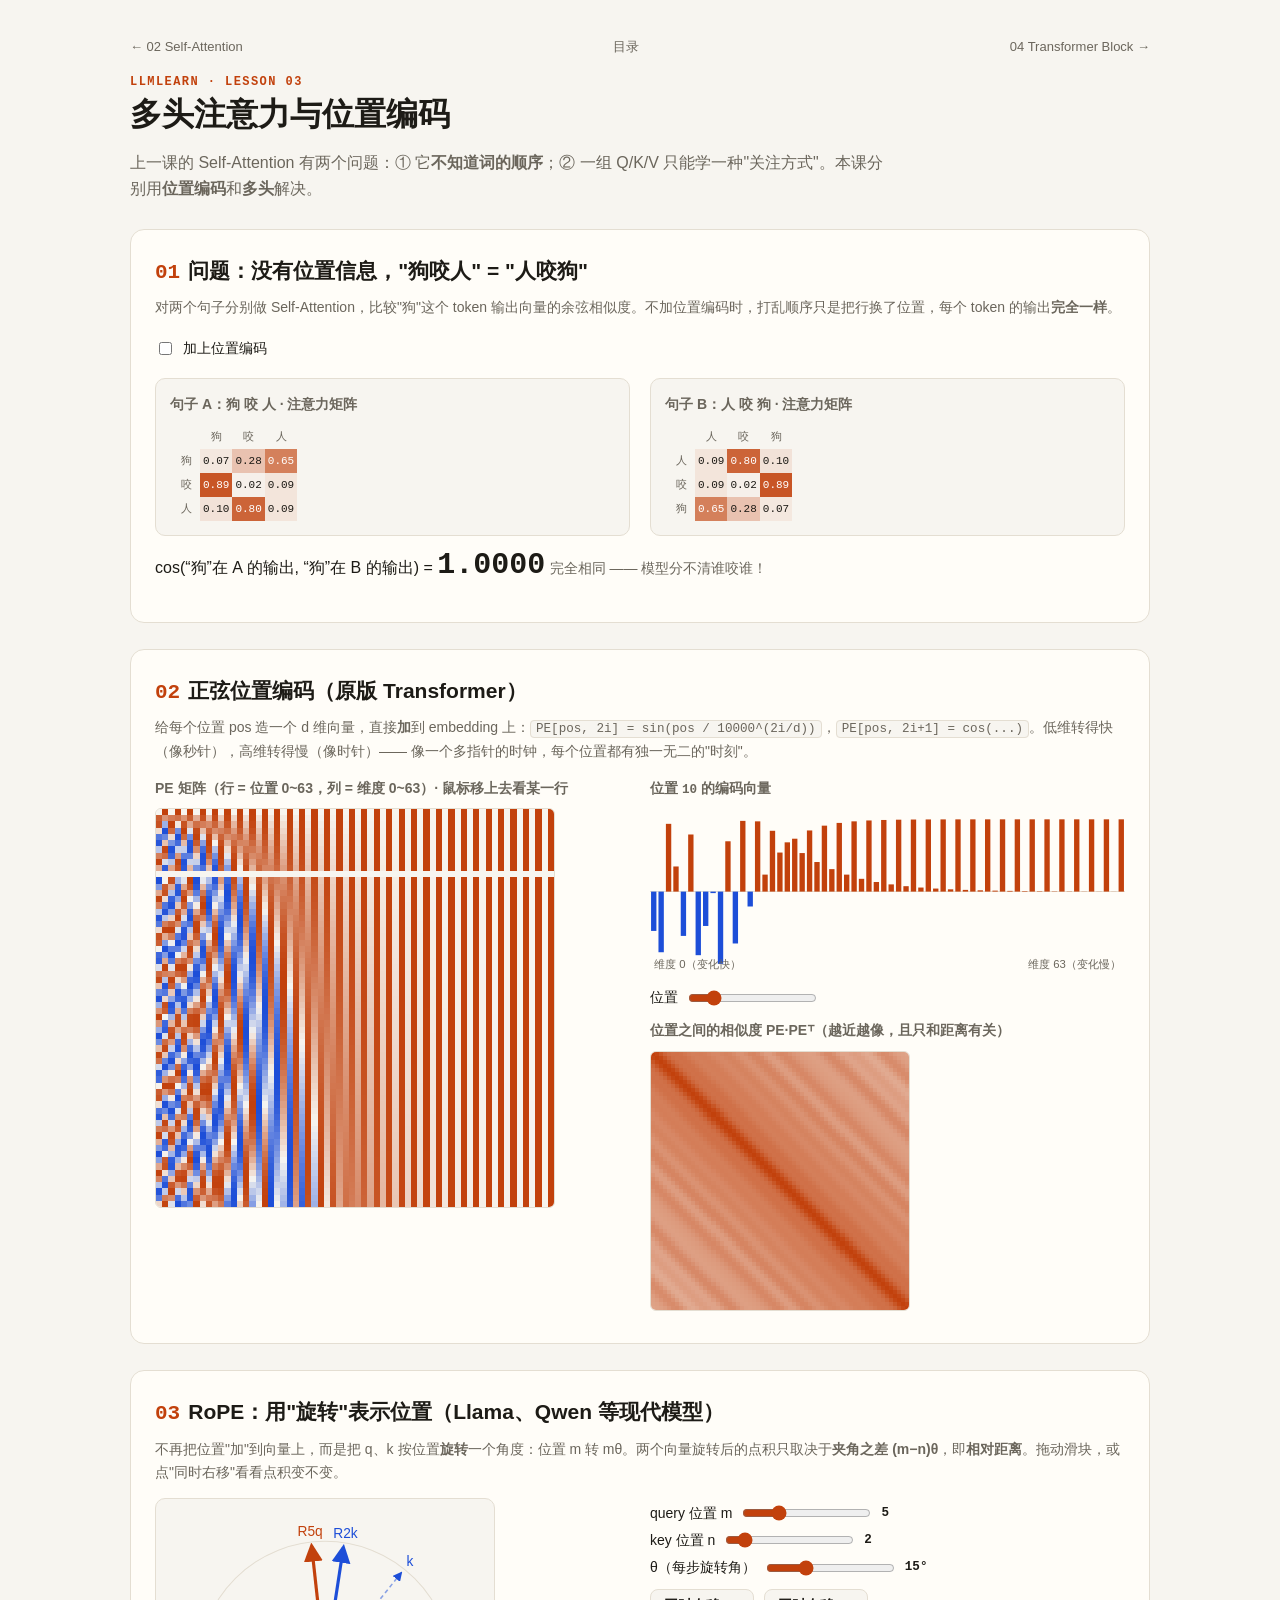
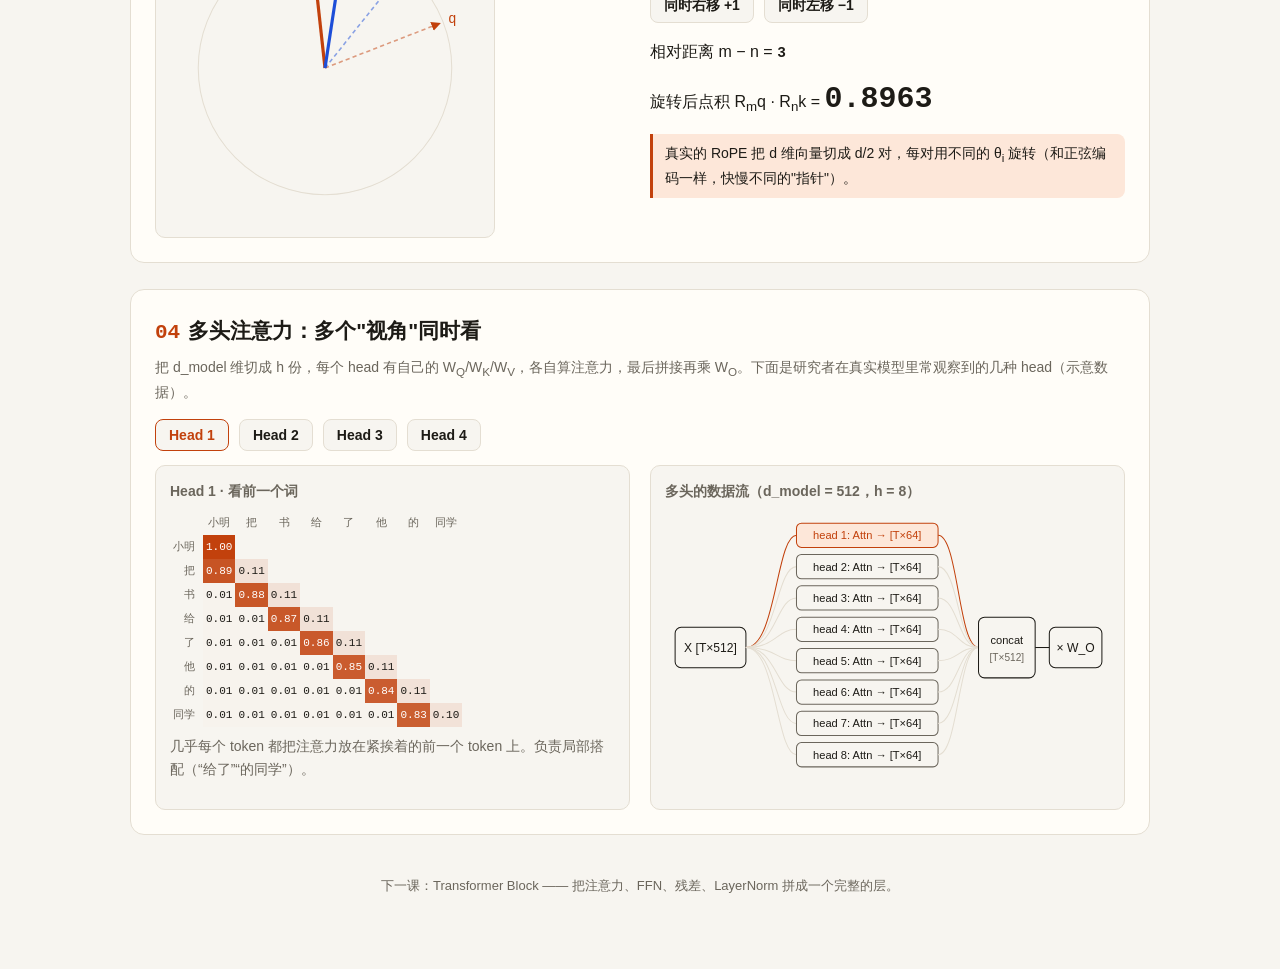
<file: lessons/03-multihead-position/viz.html>
<!DOCTYPE html>
<html lang="zh-CN">
<head>
<meta charset="UTF-8"><meta name="viewport" content="width=device-width, initial-scale=1">
<title>第 03 课 · 多头注意力与位置编码</title>
<link rel="stylesheet" href="../../assets/lesson.css">
<script src="../../assets/common.js"></script>
<style>
  canvas{width:100%;image-rendering:pixelated;border-radius:6px;border:1px solid var(--line)}
  .knob{display:flex;align-items:center;gap:8px;font-size:14px;margin:4px 0}
  .big{font:700 30px var(--mono)}
</style>
</head>
<body>
<main>
<nav class="top"><a href="../02-self-attention/viz.html">← 02 Self-Attention</a><a href="../../index.html">目录</a><a href="../04-transformer-block/viz.html">04 Transformer Block →</a></nav>
<header>
  <div class="tag">llmlearn · Lesson 03</div>
  <h1>多头注意力与位置编码</h1>
  <p class="lead">上一课的 Self-Attention 有两个问题：① 它<b>不知道词的顺序</b>；② 一组 Q/K/V 只能学一种"关注方式"。本课分别用<b>位置编码</b>和<b>多头</b>解决。</p>
</header>

<section>
  <h2><span class="n">01</span>问题：没有位置信息，"狗咬人" = "人咬狗"</h2>
  <p class="hint">对两个句子分别做 Self-Attention，比较"狗"这个 token 输出向量的余弦相似度。不加位置编码时，打乱顺序只是把行换了位置，每个 token 的输出<b>完全一样</b>。</p>
  <div class="row"><label class="knob"><input type="checkbox" id="pe1"> 加上位置编码</label></div>
  <div class="grid2">
    <div class="box"><h3>句子 A：狗 咬 人 · 注意力矩阵</h3><div id="ordA"></div></div>
    <div class="box"><h3>句子 B：人 咬 狗 · 注意力矩阵</h3><div id="ordB"></div></div>
  </div>
  <p style="margin-top:12px">cos(“狗”在 A 的输出, “狗”在 B 的输出) = <span class="big" id="ordCos"></span> <span id="ordTxt" class="hint"></span></p>
</section>

<section>
  <h2><span class="n">02</span>正弦位置编码（原版 Transformer）</h2>
  <p class="hint">给每个位置 pos 造一个 d 维向量，直接<b>加</b>到 embedding 上：<code>PE[pos, 2i] = sin(pos / 10000^(2i/d))</code>，<code>PE[pos, 2i+1] = cos(...)</code>。低维转得快（像秒针），高维转得慢（像时针）—— 像一个多指针的时钟，每个位置都有独一无二的"时刻"。</p>
  <div class="grid2">
    <div>
      <h3>PE 矩阵（行 = 位置 0~63，列 = 维度 0~63）· 鼠标移上去看某一行</h3>
      <canvas id="peCan" width="64" height="64" style="max-width:400px"></canvas>
    </div>
    <div>
      <h3>位置 <span id="posv" class="mono">10</span> 的编码向量</h3>
      <svg id="peLine" viewBox="0 0 460 160" style="width:100%"></svg>
      <div class="knob">位置 <input type="range" id="pos" min="0" max="63" value="10"></div>
      <h3 style="margin-top:10px">位置之间的相似度 PE·PEᵀ（越近越像，且只和距离有关）</h3>
      <canvas id="simCan" width="64" height="64" style="max-width:260px"></canvas>
    </div>
  </div>
</section>

<section>
  <h2><span class="n">03</span>RoPE：用"旋转"表示位置（Llama、Qwen 等现代模型）</h2>
  <p class="hint">不再把位置"加"到向量上，而是把 q、k 按位置<b>旋转</b>一个角度：位置 m 转 mθ。两个向量旋转后的点积只取决于<b>夹角之差 (m−n)θ</b>，即<b>相对距离</b>。拖动滑块，或点"同时右移"看看点积变不变。</p>
  <div class="grid2">
    <svg id="rope" viewBox="0 0 320 320" style="width:100%;max-width:340px;border:1px solid var(--line);border-radius:10px;background:var(--bg)"></svg>
    <div>
      <div class="knob">query 位置 m <input type="range" id="m" min="0" max="20" value="5"> <b class="mono" id="mv"></b></div>
      <div class="knob">key 位置 n <input type="range" id="n" min="0" max="20" value="2"> <b class="mono" id="nv"></b></div>
      <div class="knob">θ（每步旋转角） <input type="range" id="th" min="5" max="40" value="15"> <b class="mono" id="thv"></b></div>
      <div class="row" style="margin:10px 0"><button id="shift">同时右移 +1</button><button id="shiftb">同时左移 −1</button></div>
      <p>相对距离 m − n = <b class="mono" id="rel"></b></p>
      <p>旋转后点积 R<sub>m</sub>q · R<sub>n</sub>k = <span class="big" id="rdot"></span></p>
      <div class="callout">真实的 RoPE 把 d 维向量切成 d/2 对，每对用不同的 θ<sub>i</sub> 旋转（和正弦编码一样，快慢不同的"指针"）。</div>
    </div>
  </div>
</section>

<section>
  <h2><span class="n">04</span>多头注意力：多个"视角"同时看</h2>
  <p class="hint">把 d_model 维切成 h 份，每个 head 有自己的 W<sub>Q</sub>/W<sub>K</sub>/W<sub>V</sub>，各自算注意力，最后拼接再乘 W<sub>O</sub>。下面是研究者在真实模型里常观察到的几种 head（示意数据）。</p>
  <div class="row" id="heads"></div>
  <div class="grid2">
    <div class="box"><h3 id="hTitle"></h3><div id="hMap" style="overflow-x:auto"></div><p class="hint" id="hDesc" style="margin-top:8px"></p></div>
    <div class="box">
      <h3>多头的数据流（d_model = 512，h = 8）</h3>
      <svg id="mhFlow" viewBox="0 0 440 270" style="width:100%"></svg>
    </div>
  </div>
</section>

<footer>下一课：Transformer Block —— 把注意力、FFN、残差、LayerNorm 拼成一个完整的层。</footer>
</main>

<script>
/* ---------- 位置编码 ---------- */
const D = 64;
const PE = (pos, d=D) => Array.from({length:d}, (_,j) => { const i = Math.floor(j/2), f = pos / 10000 ** (2*i/d); return j%2 ? Math.cos(f) : Math.sin(f); });
const PEM = Array.from({length:64}, (_,p) => PE(p));

/* ---------- 01 顺序问题 ---------- */
function embedTok(t){ let h=3; for(const c of t) h=h*131+c.codePointAt(0); const R=rng(h); return Array.from({length:16},()=>R.normal()); }
function attnOut(toks, usePE){
  const R = rng(7), d = 16;
  const X = toks.map((t,i)=> { const e = embedTok(t); return usePE ? e.map((v,j)=>v+1.5*PE(i,d)[j]) : e; });
  const Wq=randMat(d,d,R,.25), Wk=randMat(d,d,R,.25), Wv=randMat(d,d,R,.25);
  const Q=matmul(X,Wq), K=matmul(X,Wk), V=matmul(X,Wv);
  const A = matmul(Q,T(K)).map(r=>softmax(r.map(v=>v/4)));
  return {A, Z: matmul(A,V)};
}
function order(){
  const pe = $('#pe1').checked, a=['狗','咬','人'], b=['人','咬','狗'];
  const ra = attnOut(a,pe), rb = attnOut(b,pe);
  heatmap($('#ordA'), ra.A, {rows:a, cols:a, diverging:false, max:1});
  heatmap($('#ordB'), rb.A, {rows:b, cols:b, diverging:false, max:1});
  const za = ra.Z[0], zb = rb.Z[2];
  const c = dot(za,zb)/Math.sqrt(dot(za,za)*dot(zb,zb));
  $('#ordCos').textContent = c.toFixed(4);
  $('#ordTxt').textContent = c > 0.9999 ? '完全相同 —— 模型分不清谁咬谁！' : '不同了 —— 模型现在能区分“主语的狗”和“宾语的狗”。';
}
$('#pe1').oninput = order;

/* ---------- 02 正弦编码 ---------- */
function paint(can, M, max, diverging=true){
  const ctx = can.getContext('2d'), img = ctx.createImageData(M[0].length, M.length);
  M.forEach((r,y)=>r.forEach((v,x)=>{
    const a = Math.min(1, Math.abs(v)/max), k=(y*M[0].length+x)*4, pos = v>=0 || !diverging;
    const bg = isDark()?[23,21,15]:[247,245,240], c = pos?[194,65,12]:[29,78,216];
    for(let ch=0;ch<3;ch++) img.data[k+ch] = bg[ch]*(1-a)+c[ch]*a; img.data[k+3]=255;
  }));
  ctx.putImageData(img,0,0);
}
function drawPE(){
  const p = +$('#pos').value; $('#posv').textContent = p;
  paint($('#peCan'), PEM.map((r,i)=> i===p ? r.map(()=>0) : r), 1);
  const v = PEM[p], w=460, h=160;
  let s = `<line x1="0" y1="80" x2="${w}" y2="80" stroke="${cssVar('--line')}"/>`;
  s += v.map((x,j)=>`<rect x="${j*w/64+1}" y="${x>=0?80-x*70:80}" width="${w/64-2}" height="${Math.abs(x)*70}" fill="${x>=0?cssVar('--accent'):cssVar('--blue')}"/>`).join('');
  s += `<text x="4" y="154" font-size="11" fill="${cssVar('--muted')}">维度 0（变化快）</text><text x="${w-4}" y="154" font-size="11" text-anchor="end" fill="${cssVar('--muted')}">维度 63（变化慢）</text>`;
  $('#peLine').innerHTML = s;
}
$('#pos').oninput = drawPE;
$('#peCan').onmousemove = e => { const r = e.target.getBoundingClientRect(); $('#pos').value = Math.floor((e.clientY-r.top)/r.height*64); drawPE(); };
paint($('#simCan'), PEM.map(a=>PEM.map(b=>dot(a,b))), 32, false);

/* ---------- 03 RoPE ---------- */
const q0 = [0.9, 0.35], k0 = [0.6, 0.75];
const rot = (v,a) => [v[0]*Math.cos(a)-v[1]*Math.sin(a), v[0]*Math.sin(a)+v[1]*Math.cos(a)];
function drawRope(){
  const m=+$('#m').value, n=+$('#n').value, th=+$('#th').value*Math.PI/180;
  $('#mv').textContent=m; $('#nv').textContent=n; $('#thv').textContent=$('#th').value+'°'; $('#rel').textContent=m-n;
  const q = rot(q0, m*th), k = rot(k0, n*th);
  $('#rdot').textContent = dot(q,k).toFixed(4);
  const C=160, R=120, acc=cssVar('--accent'), blue=cssVar('--blue'), mut=cssVar('--muted');
  let s = `<circle cx="${C}" cy="${C}" r="${R}" fill="none" stroke="${cssVar('--line')}"/>
  <defs>${[['a',acc],['b',blue]].map(([id,c])=>`<marker id="${id}" viewBox="0 0 10 10" refX="8" refY="5" markerWidth="6" markerHeight="6" orient="auto"><path d="M0 0L10 5L0 10z" fill="${c}"/></marker>`).join('')}</defs>`;
  const arrow = (v,c,id,lab,dash) => `<line x1="${C}" y1="${C}" x2="${C+v[0]*R}" y2="${C-v[1]*R}" stroke="${c}" stroke-width="${dash?1.5:3}" ${dash?'stroke-dasharray="4 3" stroke-opacity=".5"':''} marker-end="url(#${id})"/><text x="${C+v[0]*(R+14)}" y="${C-v[1]*(R+14)+4}" font-size="13" text-anchor="middle" fill="${c}">${lab}</text>`;
  s += arrow(q0,acc,'a','q',1) + arrow(k0,blue,'b','k',1) + arrow(q,acc,'a',`R${m}q`) + arrow(k,blue,'b',`R${n}k`);
  $('#rope').innerHTML = s;
}
['m','n','th'].forEach(id=>$('#'+id).oninput=drawRope);
$('#shift').onclick = ()=>{ if(+$('#m').value<20 && +$('#n').value<20){ $('#m').value++; $('#n').value++; drawRope(); } };
$('#shiftb').onclick = ()=>{ if(+$('#m').value>0 && +$('#n').value>0){ $('#m').value--; $('#n').value--; drawRope(); } };

/* ---------- 04 多头 ---------- */
const toks = ['小明','把','书','给','了','他','的','同学'];
const N = toks.length;
const mk = f => Array.from({length:N},(_,i)=>{ const r = Array.from({length:N},(_,j)=> j>i?0:f(i,j)); const s=r.reduce((a,b)=>a+b,0)||1; return r.map(v=>v/s); });
const HEADS = [
  {name:'Head 1 · 看前一个词', desc:'几乎每个 token 都把注意力放在紧挨着的前一个 token 上。负责局部搭配（“给了”“的同学”）。', A: mk((i,j)=> j===i-1?8:(j===i?1:0.1)) },
  {name:'Head 2 · 指代关系', desc:'“他”强烈关注“小明”，“同学”关注“他”。负责把代词和它指代的对象联系起来。', A: mk((i,j)=> (i===5&&j===0)?9:(i===7&&j===5)?6:(i===j?1:0.2)) },
  {name:'Head 3 · 看句首（注意力汇聚）', desc:'大量注意力落在第一个 token 上。这是真实模型中普遍存在的 “attention sink”，相当于“没什么要看的就看这里”。', A: mk((i,j)=> j===0?6:0.5) },
  {name:'Head 4 · 动词找论元', desc:'“给”关注“小明”（谁给）、“书”（给什么）；“了”关注“给”。负责句法结构。', A: mk((i,j)=> (i===3&&(j===0||j===2))?5:(i===4&&j===3)?6:(i===j?1:0.2)) },
];
let hsel = 0;
function drawHeads(){
  $('#heads').innerHTML = HEADS.map((h,i)=>`<button class="${i===hsel?'on':''}" data-i="${i}">${h.name.split(' · ')[0]}</button>`).join('');
  $$('#heads button').forEach(b => b.onclick = () => { hsel=+b.dataset.i; drawHeads(); });
  const h = HEADS[hsel];
  $('#hTitle').textContent = h.name; $('#hDesc').textContent = h.desc;
  heatmap($('#hMap'), h.A, {rows:toks, cols:toks, diverging:false, max:1, fmt:v=>v<.005?'':v.toFixed(2)});
  // 数据流图
  const acc=cssVar('--accent'), ink=cssVar('--ink'), mut=cssVar('--muted'), line=cssVar('--line');
  let s = `<rect x="10" y="115" width="70" height="40" rx="6" fill="none" stroke="${ink}"/><text x="45" y="139" font-size="12" text-anchor="middle" fill="${ink}">X [T×512]</text>`;
  for(let i=0;i<8;i++){
    const y = 12+i*31, on = i===hsel;
    s += `<path d="M80 135 C 110 135, 110 ${y+12}, 130 ${y+12}" fill="none" stroke="${on?acc:line}"/>`;
    s += `<rect x="130" y="${y}" width="140" height="24" rx="5" fill="${on?cssVar('--accent-soft'):'none'}" stroke="${on?acc:mut}"/><text x="200" y="${y+16}" font-size="11" text-anchor="middle" fill="${on?acc:ink}">head ${i+1}: Attn → [T×64]</text>`;
    s += `<path d="M270 ${y+12} C 290 ${y+12}, 290 135, 310 135" fill="none" stroke="${on?acc:line}"/>`;
  }
  s += `<rect x="310" y="105" width="56" height="60" rx="6" fill="none" stroke="${ink}"/><text x="338" y="132" font-size="11" text-anchor="middle" fill="${ink}">concat</text><text x="338" y="148" font-size="10" text-anchor="middle" fill="${mut}">[T×512]</text>`;
  s += `<line x1="366" y1="135" x2="380" y2="135" stroke="${ink}"/><rect x="380" y="115" width="52" height="40" rx="6" fill="none" stroke="${ink}"/><text x="406" y="139" font-size="12" text-anchor="middle" fill="${ink}">× W_O</text>`;
  $('#mhFlow').innerHTML = s;
}

order(); drawPE(); drawRope(); drawHeads();
</script>
</body>
</html>
</file>
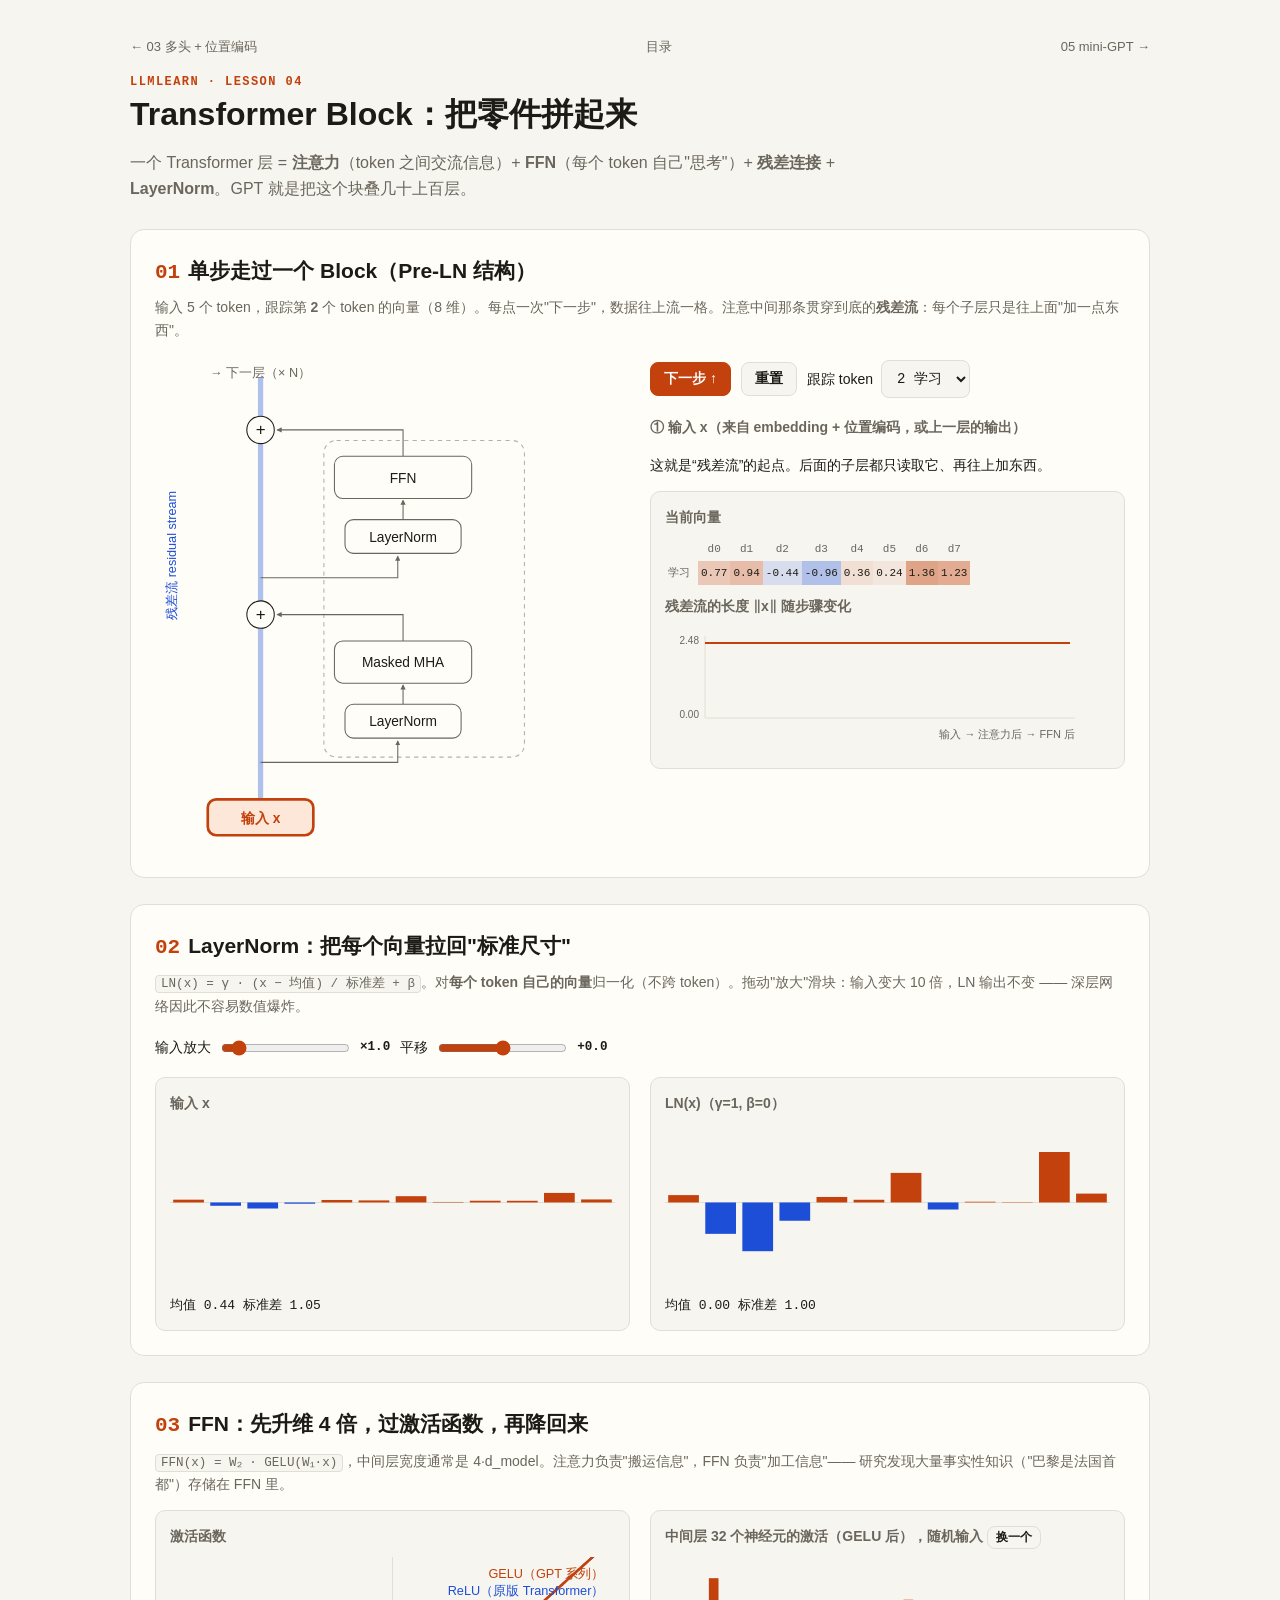
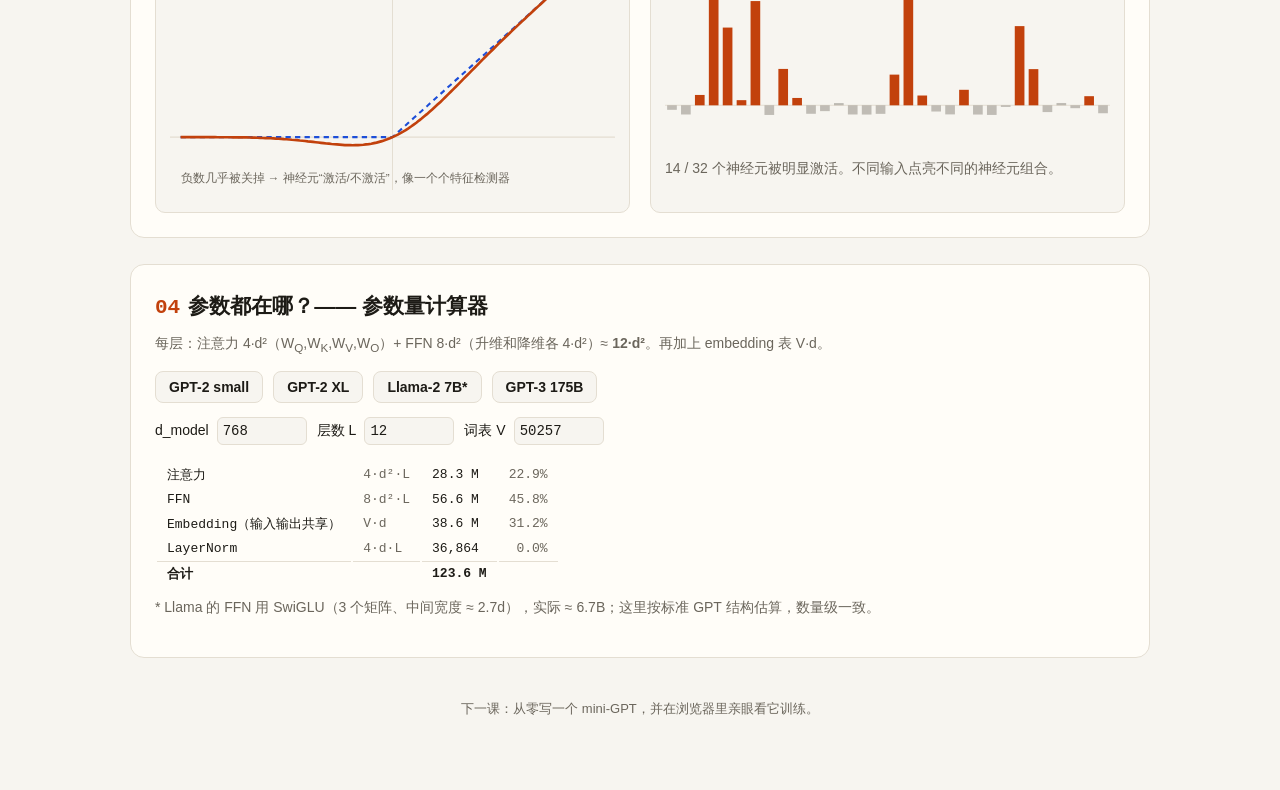
<file: lessons/04-transformer-block/viz.html>
<!DOCTYPE html>
<html lang="zh-CN">
<head>
<meta charset="UTF-8"><meta name="viewport" content="width=device-width, initial-scale=1">
<title>第 04 课 · Transformer Block</title>
<link rel="stylesheet" href="../../assets/lesson.css">
<script src="../../assets/common.js"></script>
<style>
  .blk{cursor:pointer}
  .knob{display:flex;align-items:center;gap:8px;font-size:14px;margin:4px 0}
  .pc td{padding:3px 10px;font:13px var(--mono)} .pc td:last-child{text-align:right}
  .pc tr.tot td{border-top:1px solid var(--line);font-weight:700}
  input[type=number]{width:90px;font:14px var(--mono);padding:5px;border:1px solid var(--line);border-radius:6px;background:var(--bg);color:var(--ink)}
</style>
</head>
<body>
<main>
<nav class="top"><a href="../03-multihead-position/viz.html">← 03 多头 + 位置编码</a><a href="../../index.html">目录</a><a href="../05-mini-gpt/viz.html">05 mini-GPT →</a></nav>
<header>
  <div class="tag">llmlearn · Lesson 04</div>
  <h1>Transformer Block：把零件拼起来</h1>
  <p class="lead">一个 Transformer 层 = <b>注意力</b>（token 之间交流信息）+ <b>FFN</b>（每个 token 自己"思考"）+ <b>残差连接</b> + <b>LayerNorm</b>。GPT 就是把这个块叠几十上百层。</p>
</header>

<section>
  <h2><span class="n">01</span>单步走过一个 Block（Pre-LN 结构）</h2>
  <p class="hint">输入 5 个 token，跟踪第 <b id="trk">3</b> 个 token 的向量（8 维）。每点一次"下一步"，数据往上流一格。注意中间那条贯穿到底的<b>残差流</b>：每个子层只是往上面"加一点东西"。</p>
  <div class="grid2">
    <svg id="arch" viewBox="0 0 360 470" style="width:100%;max-width:380px"></svg>
    <div>
      <div class="row"><button class="primary" id="next">下一步 ↑</button><button id="reset">重置</button>
        <span class="knob">跟踪 token <select id="tsel"><option value="0">0 我</option><option value="1">1 爱</option><option value="2" selected>2 学习</option><option value="3">3 大</option><option value="4">4 模型</option></select></span></div>
      <h3 style="margin-top:14px" id="stTitle"></h3>
      <p id="stDesc" style="font-size:14px"></p>
      <div class="box"><h3>当前向量</h3><div id="stVec"></div><h3 style="margin-top:10px">残差流的长度 ‖x‖ 随步骤变化</h3><div id="normChart"></div></div>
    </div>
  </div>
</section>

<section>
  <h2><span class="n">02</span>LayerNorm：把每个向量拉回"标准尺寸"</h2>
  <p class="hint"><code>LN(x) = γ · (x − 均值) / 标准差 + β</code>。对<b>每个 token 自己的向量</b>归一化（不跨 token）。拖动"放大"滑块：输入变大 10 倍，LN 输出不变 —— 深层网络因此不容易数值爆炸。</p>
  <div class="row"><span class="knob">输入放大 <input type="range" id="lnScale" min="0.1" max="10" step="0.1" value="1"> <b class="mono" id="lnSv"></b></span><span class="knob">平移 <input type="range" id="lnShift" min="-5" max="5" step="0.1" value="0"> <b class="mono" id="lnBv"></b></span></div>
  <div class="grid2">
    <div class="box"><h3>输入 x</h3><svg id="lnIn" viewBox="0 0 420 150" style="width:100%"></svg><p class="mono" id="lnStatIn" style="font-size:13px;margin:4px 0 0"></p></div>
    <div class="box"><h3>LN(x)（γ=1, β=0）</h3><svg id="lnOut" viewBox="0 0 420 150" style="width:100%"></svg><p class="mono" id="lnStatOut" style="font-size:13px;margin:4px 0 0"></p></div>
  </div>
</section>

<section>
  <h2><span class="n">03</span>FFN：先升维 4 倍，过激活函数，再降回来</h2>
  <p class="hint"><code>FFN(x) = W₂ · GELU(W₁·x)</code>，中间层宽度通常是 4·d_model。注意力负责"搬运信息"，FFN 负责"加工信息"—— 研究发现大量事实性知识（"巴黎是法国首都"）存储在 FFN 里。</p>
  <div class="grid2">
    <div class="box"><h3>激活函数</h3><svg id="act" viewBox="0 0 420 220" style="width:100%"></svg></div>
    <div class="box"><h3>中间层 32 个神经元的激活（GELU 后），随机输入 <button id="ffnRe" style="padding:2px 8px;font-size:12px">换一个</button></h3><svg id="neur" viewBox="0 0 420 180" style="width:100%"></svg><p class="hint" id="neurTxt"></p></div>
  </div>
</section>

<section>
  <h2><span class="n">04</span>参数都在哪？—— 参数量计算器</h2>
  <p class="hint">每层：注意力 4·d²（W<sub>Q</sub>,W<sub>K</sub>,W<sub>V</sub>,W<sub>O</sub>）+ FFN 8·d²（升维和降维各 4·d²）≈ <b>12·d²</b>。再加上 embedding 表 V·d。</p>
  <div class="row">
    <button data-p="768,12,50257">GPT-2 small</button><button data-p="1600,48,50257">GPT-2 XL</button><button data-p="4096,32,32000">Llama-2 7B*</button><button data-p="12288,96,50257">GPT-3 175B</button>
  </div>
  <div class="row" style="margin-top:10px">
    <span class="knob">d_model <input type="number" id="pd" value="768"></span>
    <span class="knob">层数 L <input type="number" id="pl" value="12"></span>
    <span class="knob">词表 V <input type="number" id="pv" value="50257"></span>
  </div>
  <table class="pc" style="margin-top:12px" id="ptab"></table>
  <p class="hint" style="margin-top:8px">* Llama 的 FFN 用 SwiGLU（3 个矩阵、中间宽度 ≈ 2.7d），实际 ≈ 6.7B；这里按标准 GPT 结构估算，数量级一致。</p>
</section>

<footer>下一课：从零写一个 mini-GPT，并在浏览器里亲眼看它训练。</footer>
</main>

<script>
/* ---------- 01 单步 Block ---------- */
const D = 8, TOK = ['我','爱','学习','大','模型'];
const R = rng(11);
const X0 = TOK.map(()=>Array.from({length:D}, ()=>R.normal()));
const W = { q:randMat(D,D,R,.4), k:randMat(D,D,R,.4), v:randMat(D,D,R,.4), o:randMat(D,D,R,.4), w1:randMat(D,4*D,R,.35), w2:randMat(4*D,D,R,.18) };
const ln = v => { const m = v.reduce((a,b)=>a+b)/v.length, s = Math.sqrt(v.reduce((a,b)=>a+(b-m)**2,0)/v.length+1e-5); return v.map(x=>(x-m)/s); };
const gelu = x => 0.5*x*(1+Math.tanh(Math.sqrt(2/Math.PI)*(x+0.044715*x**3)));
function forward(){
  const st = [];
  st.push({k:'in', X:X0});
  const L1 = X0.map(ln); st.push({k:'ln1', X:L1});
  const Q=matmul(L1,W.q), K=matmul(L1,W.k), V=matmul(L1,W.v);
  const A = matmul(Q,T(K)).map((r,i)=>softmax(r.map((v,j)=>j>i?-Infinity:v/Math.sqrt(D))));
  const At = matmul(matmul(A,V), W.o); st.push({k:'attn', X:At, A});
  const X1 = X0.map((r,i)=>r.map((v,j)=>v+At[i][j])); st.push({k:'res1', X:X1});
  const L2 = X1.map(ln); st.push({k:'ln2', X:L2});
  const F = matmul(matmul(L2,W.w1).map(r=>r.map(gelu)), W.w2); st.push({k:'ffn', X:F});
  const X2 = X1.map((r,i)=>r.map((v,j)=>v+F[i][j])); st.push({k:'res2', X:X2});
  return st;
}
const STEPS = forward();
const INFO = {
  in:  ['① 输入 x（来自 embedding + 位置编码，或上一层的输出）','这就是“残差流”的起点。后面的子层都只读取它、再往上加东西。'],
  ln1: ['② LayerNorm','先把向量标准化（均值 0、方差 1），再送进注意力。这叫 Pre-LN，比原论文的 Post-LN 训练更稳定，GPT-2 之后几乎都用它。'],
  attn:['③ 多头因果自注意力','token 之间交换信息：当前 token 从它前面的 token 里“搬”来相关内容。因为是因果的，第 0 个 token 只能看自己。'],
  res1:['④ 残差相加 x = x + Attn(LN(x))','把注意力的结果加回残差流。梯度可以沿着这条“高速公路”直接流回底层，所以能训练上百层的网络。'],
  ln2: ['⑤ 第二个 LayerNorm','同样先标准化，再送进 FFN。'],
  ffn: ['⑥ FFN（8 → 32 → 8，GELU）','每个 token 独立地过同一个两层 MLP。没有 token 之间的交流 —— 这是“思考/查知识”的步骤。'],
  res2:['⑦ 残差相加 x = x + FFN(LN(x))','一层结束！输出形状和输入完全一样 [T × d]，所以可以直接送进下一层，叠 N 次。'],
};
let step = 0;
function drawArch(){
  const acc=cssVar('--accent'), ink=cssVar('--ink'), mut=cssVar('--muted'), soft=cssVar('--accent-soft'), blue=cssVar('--blue');
  const k = STEPS[step].k;
  const box = (id,x,y,w,h,label) => { const on = k===id; return `<rect x="${x}" y="${y}" width="${w}" height="${h}" rx="8" fill="${on?soft:'none'}" stroke="${on?acc:mut}" stroke-width="${on?2.5:1}"/><text x="${x+w/2}" y="${y+h/2+5}" text-anchor="middle" font-size="13" font-weight="${on?700:400}" fill="${on?acc:ink}">${label}</text>`; };
  const plus = (id,cx,cy) => { const on=k===id; return `<circle cx="${cx}" cy="${cy}" r="13" fill="${on?acc:cssVar('--card')}" stroke="${on?acc:ink}"/><text x="${cx}" y="${cy+5}" text-anchor="middle" font-size="16" fill="${on?'#fff':ink}">+</text>`; };
  let s = `<defs><marker id="ar" viewBox="0 0 10 10" refX="8" refY="5" markerWidth="5" markerHeight="5" orient="auto"><path d="M0 0L10 5L0 10z" fill="${mut}"/></marker></defs>`;
  // 残差主干
  s += `<line x1="100" y1="440" x2="100" y2="20" stroke="${blue}" stroke-width="5" stroke-opacity=".35"/>`;
  s += `<text x="20" y="250" font-size="12" fill="${blue}" transform="rotate(-90 20 250)">残差流 residual stream</text>`;
  s += box('in',50,420,100,34,'输入 x');
  // 注意力分支
  s += `<path d="M100 385 H 230 V 365" fill="none" stroke="${mut}" marker-end="url(#ar)"/>`;
  s += box('ln1',180,330,110,32,'LayerNorm');
  s += `<line x1="235" y1="330" x2="235" y2="312" stroke="${mut}" marker-end="url(#ar)"/>`;
  s += box('attn',170,270,130,40,'Masked MHA');
  s += `<path d="M235 270 V 245 H 116" fill="none" stroke="${mut}" marker-end="url(#ar)"/>`;
  s += plus('res1',100,245);
  // FFN 分支
  s += `<path d="M100 210 H 230 V 190" fill="none" stroke="${mut}" marker-end="url(#ar)"/>`;
  s += box('ln2',180,155,110,32,'LayerNorm');
  s += `<line x1="235" y1="155" x2="235" y2="137" stroke="${mut}" marker-end="url(#ar)"/>`;
  s += box('ffn',170,95,130,40,'FFN');
  s += `<path d="M235 95 V 70 H 116" fill="none" stroke="${mut}" marker-end="url(#ar)"/>`;
  s += plus('res2',100,70);
  s += `<text x="100" y="20" text-anchor="middle" font-size="12" fill="${mut}">→ 下一层（× N）</text>`;
  s += `<rect x="160" y="80" width="190" height="300" rx="12" fill="none" stroke="${mut}" stroke-dasharray="4 4" stroke-opacity=".5"/>`;
  $('#arch').innerHTML = s;
}
function drawStep(){
  const t = +$('#tsel').value; $('#trk').textContent = t;
  const s = STEPS[step], [title, desc] = INFO[s.k];
  $('#stTitle').textContent = title; $('#stDesc').textContent = desc;
  heatmap($('#stVec'), [s.X[t]], {rows:[TOK[t]], cols:[...Array(D).keys()].map(i=>'d'+i), max:3});
  if (s.A) $('#stDesc').innerHTML += `<br>“${TOK[t]}” 的注意力：${s.A[t].map((w,j)=>j<=t?`${TOK[j]} ${(w*100).toFixed(0)}%`:'').filter(Boolean).join('，')}`;
  const res = ['in','res1','res2'], norms = STEPS.slice(0,step+1).filter(x=>res.includes(x.k)).map(x=>Math.hypot(...x.X[t]));
  lineChart($('#normChart'), [{data: norms.length>1?norms:[norms[0],norms[0]]}], {h:120, w:420, ymin:0, xlabel:'输入 → 注意力后 → FFN 后'});
  $('#next').disabled = step === STEPS.length-1;
  drawArch();
}
$('#next').onclick = ()=>{ step++; drawStep(); };
$('#reset').onclick = ()=>{ step=0; drawStep(); };
$('#tsel').oninput = drawStep;

/* ---------- 02 LayerNorm ---------- */
const lnBase = (()=>{ const r = rng(5); return Array.from({length:12},()=>r.normal()*1.2+0.6); })();
function vecSvg(el, v, max){
  const w=420, h=150, bw=w/v.length;
  let s = `<line x1="0" y1="75" x2="${w}" y2="75" stroke="${cssVar('--line')}"/>`;
  v.forEach((x,i)=>{ const hh = Math.min(70, Math.abs(x)/max*70); s += `<rect x="${i*bw+3}" y="${x>=0?75-hh:75}" width="${bw-6}" height="${hh}" fill="${x>=0?cssVar('--accent'):cssVar('--blue')}"/>`; });
  el.innerHTML = s;
}
const stat = v => { const m=v.reduce((a,b)=>a+b)/v.length; return [m, Math.sqrt(v.reduce((a,b)=>a+(b-m)**2,0)/v.length)]; };
function drawLN(){
  const sc=+$('#lnScale').value, sh=+$('#lnShift').value; $('#lnSv').textContent='×'+sc.toFixed(1); $('#lnBv').textContent=(sh>=0?'+':'')+sh.toFixed(1);
  const x = lnBase.map(v=>v*sc+sh), y = ln(x);
  vecSvg($('#lnIn'), x, 20); vecSvg($('#lnOut'), y, 3);
  const [m1,s1]=stat(x), [m2,s2]=stat(y);
  $('#lnStatIn').textContent = `均值 ${m1.toFixed(2)}   标准差 ${s1.toFixed(2)}`;
  $('#lnStatOut').textContent = `均值 ${m2.toFixed(2)}   标准差 ${s2.toFixed(2)}`;
}
['lnScale','lnShift'].forEach(id=>$('#'+id).oninput=drawLN);

/* ---------- 03 FFN ---------- */
function drawAct(){
  const w=420,h=220, px=x=>w/2+x*50, py=y=>h-50-y*45;
  const mut=cssVar('--muted'), acc=cssVar('--accent'), blue=cssVar('--blue');
  let s = `<line x1="0" y1="${py(0)}" x2="${w}" y2="${py(0)}" stroke="${cssVar('--line')}"/><line x1="${px(0)}" y1="0" x2="${px(0)}" y2="${h}" stroke="${cssVar('--line')}"/>`;
  const path = f => Array.from({length:161},(_,i)=>{ const x=-4+i*0.05; return `${i?'L':'M'}${px(x).toFixed(1)} ${py(f(x)).toFixed(1)}`; }).join(' ');
  s += `<path d="${path(x=>Math.max(0,x))}" fill="none" stroke="${blue}" stroke-width="2" stroke-dasharray="5 4"/>`;
  s += `<path d="${path(gelu)}" fill="none" stroke="${acc}" stroke-width="2.5"/>`;
  s += `<text x="${w-10}" y="20" text-anchor="end" font-size="12" fill="${acc}">GELU（GPT 系列）</text><text x="${w-10}" y="36" text-anchor="end" font-size="12" fill="${blue}">ReLU（原版 Transformer）</text>`;
  s += `<text x="10" y="${h-8}" font-size="11" fill="${mut}">负数几乎被关掉 → 神经元“激活/不激活”，像一个个特征检测器</text>`;
  $('#act').innerHTML = s;
}
let ffnSeed = 1;
function drawNeur(){
  const r = rng(ffnSeed*97), x = Array.from({length:8},()=>r.normal());
  const h = matmul([x], randMat(8,32,rng(3),.5))[0].map(gelu);
  const w=420, H=180, bw=w/32, mx=Math.max(...h.map(Math.abs),1);
  let s = `<line x1="0" y1="140" x2="${w}" y2="140" stroke="${cssVar('--line')}"/>`;
  h.forEach((v,i)=>{ const hh=Math.abs(v)/mx*120; s += `<rect x="${i*bw+2}" y="${v>=0?140-hh:140}" width="${bw-4}" height="${Math.max(hh,1)}" fill="${v>0.05?cssVar('--accent'):cssVar('--muted')}" fill-opacity="${v>0.05?1:.4}"/>`; });
  $('#neur').innerHTML = s;
  const on = h.filter(v=>v>0.05).length;
  $('#neurTxt').textContent = `${on} / 32 个神经元被明显激活。不同输入点亮不同的神经元组合。`;
}
$('#ffnRe').onclick = ()=>{ ffnSeed++; drawNeur(); };

/* ---------- 04 参数计算 ---------- */
const fmtN = n => n>=1e9 ? (n/1e9).toFixed(2)+' B' : n>=1e6 ? (n/1e6).toFixed(1)+' M' : n.toLocaleString();
function drawParams(){
  const d=+$('#pd').value, L=+$('#pl').value, V=+$('#pv').value;
  const attn = 4*d*d*L, ffn = 8*d*d*L, emb = V*d, lnp = 4*d*L;
  const tot = attn+ffn+emb+lnp;
  const row = (n,v,note='') => `<tr><td>${n}</td><td style="color:var(--muted)">${note}</td><td>${fmtN(v)}</td><td style="color:var(--muted)">${(v/tot*100).toFixed(1)}%</td></tr>`;
  $('#ptab').innerHTML = row('注意力', attn, `4·d²·L`) + row('FFN', ffn, `8·d²·L`) + row('Embedding（输入输出共享）', emb, 'V·d') + row('LayerNorm', lnp, '4·d·L') +
    `<tr class="tot"><td>合计</td><td></td><td>${fmtN(tot)}</td><td></td></tr>`;
}
['pd','pl','pv'].forEach(id=>$('#'+id).oninput=drawParams);
$$('button[data-p]').forEach(b=>b.onclick=()=>{ const [d,l,v]=b.dataset.p.split(','); $('#pd').value=d; $('#pl').value=l; $('#pv').value=v; drawParams(); });

drawStep(); drawLN(); drawAct(); drawNeur(); drawParams();
</script>
</body>
</html>
</file>
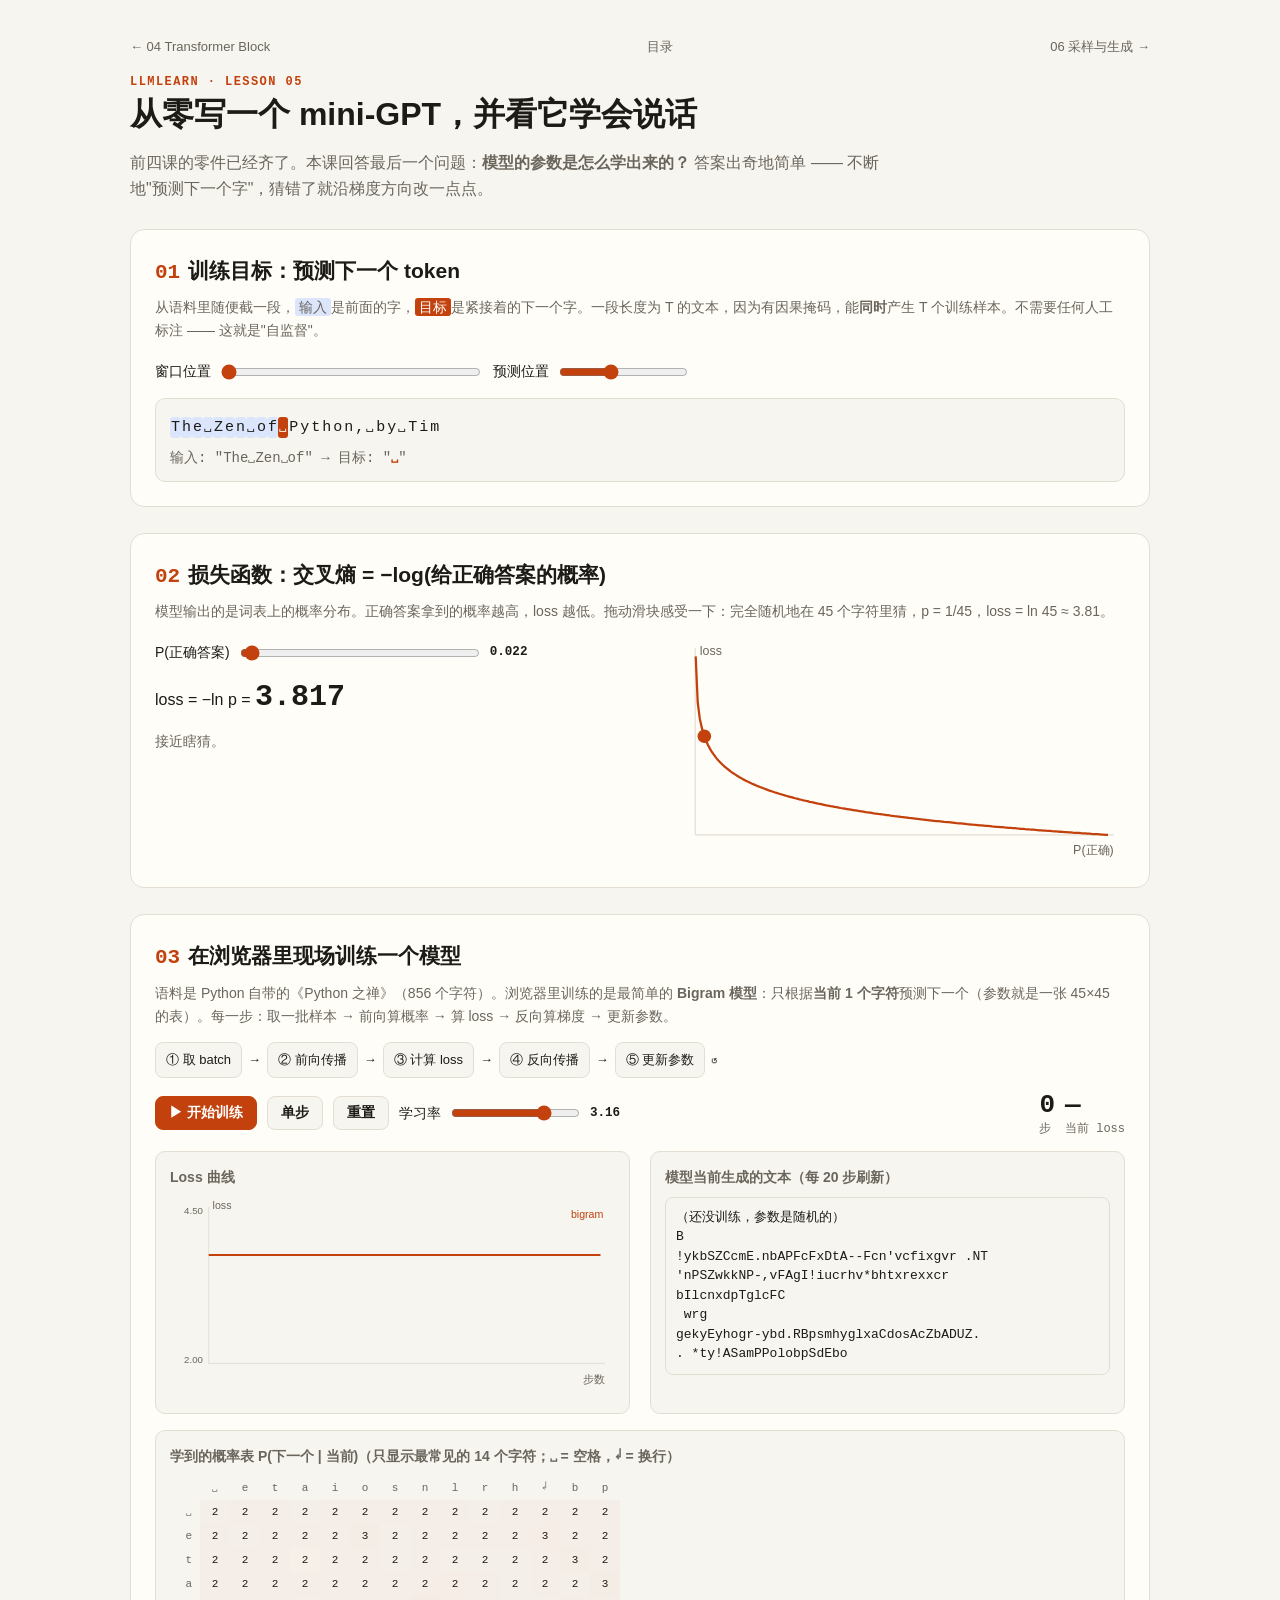
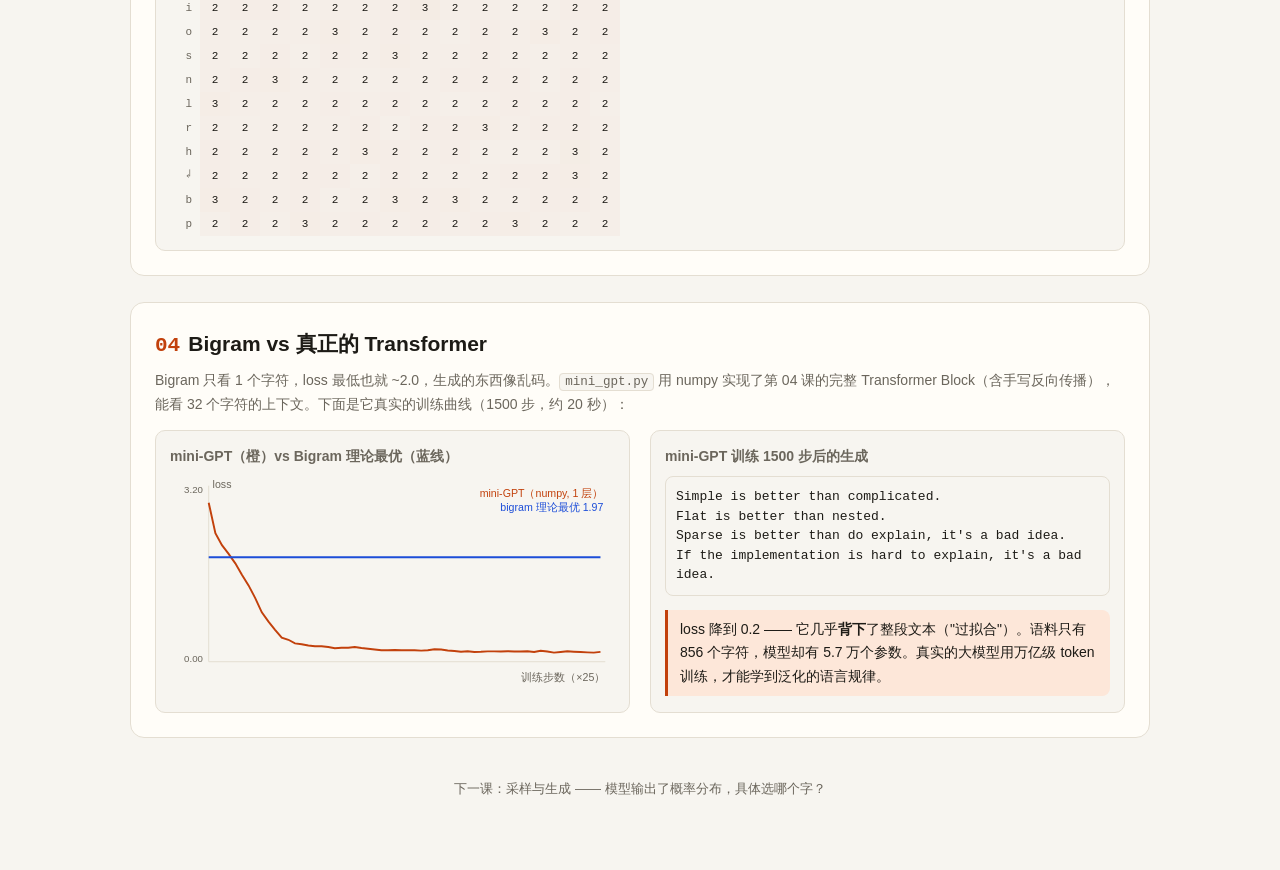
<file: lessons/05-mini-gpt/viz.html>
<!DOCTYPE html>
<html lang="zh-CN">
<head>
<meta charset="UTF-8"><meta name="viewport" content="width=device-width, initial-scale=1">
<title>第 05 课 · 从零写一个 mini-GPT</title>
<link rel="stylesheet" href="../../assets/lesson.css">
<script src="../../assets/common.js"></script>
<style>
  .win{font:15px var(--mono);line-height:2;word-break:break-all}
  .win span{padding:2px 1px;border-radius:3px}
  .win .in{background:var(--blue-soft)} .win .tg{background:var(--accent);color:#fff}
  .knob{display:flex;align-items:center;gap:8px;font-size:14px;margin:4px 0}
  .sample{font:13px/1.5 var(--mono);white-space:pre-wrap;background:var(--bg);border:1px solid var(--line);border-radius:8px;padding:10px;min-height:120px}
  .loop{display:flex;gap:6px;flex-wrap:wrap;align-items:center;font-size:13px}
  .loop span.s{padding:6px 10px;border:1px solid var(--line);border-radius:8px;background:var(--bg)}
  .loop span.s.on{border-color:var(--accent);background:var(--accent-soft);color:var(--accent);font-weight:700}
  .big{font:700 30px var(--mono)}
</style>
</head>
<body>
<main>
<nav class="top"><a href="../04-transformer-block/viz.html">← 04 Transformer Block</a><a href="../../index.html">目录</a><a href="../06-sampling/viz.html">06 采样与生成 →</a></nav>
<header>
  <div class="tag">llmlearn · Lesson 05</div>
  <h1>从零写一个 mini-GPT，并看它学会说话</h1>
  <p class="lead">前四课的零件已经齐了。本课回答最后一个问题：<b>模型的参数是怎么学出来的？</b> 答案出奇地简单 —— 不断地"预测下一个字"，猜错了就沿梯度方向改一点点。</p>
</header>

<section>
  <h2><span class="n">01</span>训练目标：预测下一个 token</h2>
  <p class="hint">从语料里随便截一段，<span style="background:var(--blue-soft);padding:1px 4px;border-radius:3px">输入</span>是前面的字，<span style="background:var(--accent);color:#fff;padding:1px 4px;border-radius:3px">目标</span>是紧接着的下一个字。一段长度为 T 的文本，因为有因果掩码，能<b>同时</b>产生 T 个训练样本。不需要任何人工标注 —— 这就是"自监督"。</p>
  <div class="row"><span class="knob">窗口位置 <input type="range" id="wpos" min="0" max="800" value="0" style="width:260px"></span><span class="knob">预测位置 <input type="range" id="wt" min="1" max="24" value="10"></span></div>
  <div class="box win" id="win" style="margin-top:10px"></div>
</section>

<section>
  <h2><span class="n">02</span>损失函数：交叉熵 = −log(给正确答案的概率)</h2>
  <p class="hint">模型输出的是词表上的概率分布。正确答案拿到的概率越高，loss 越低。拖动滑块感受一下：完全随机地在 45 个字符里猜，p = 1/45，loss = ln 45 ≈ 3.81。</p>
  <div class="grid2">
    <div>
      <div class="knob">P(正确答案) <input type="range" id="pc" min="0.001" max="1" step="0.001" value="0.0222" style="width:240px"> <b class="mono" id="pcv"></b></div>
      <p>loss = −ln p = <span class="big" id="ce"></span></p>
      <p class="hint" id="ceTxt"></p>
    </div>
    <svg id="ceCurve" viewBox="0 0 420 200" style="width:100%"></svg>
  </div>
</section>

<section>
  <h2><span class="n">03</span>在浏览器里现场训练一个模型</h2>
  <p class="hint">语料是 Python 自带的《Python 之禅》（856 个字符）。浏览器里训练的是最简单的 <b>Bigram 模型</b>：只根据<b>当前 1 个字符</b>预测下一个（参数就是一张 45×45 的表）。每一步：取一批样本 → 前向算概率 → 算 loss → 反向算梯度 → 更新参数。</p>
  <div class="loop" id="loop"><span class="s" data-k="batch">① 取 batch</span>→<span class="s" data-k="fwd">② 前向传播</span>→<span class="s" data-k="loss">③ 计算 loss</span>→<span class="s" data-k="bwd">④ 反向传播</span>→<span class="s" data-k="upd">⑤ 更新参数</span>↺</div>
  <div class="row" style="margin-top:12px">
    <button class="primary" id="go">▶ 开始训练</button><button id="one">单步</button><button id="rst">重置</button>
    <span class="knob">学习率 <input type="range" id="lr" min="-2" max="1.3" step="0.1" value="0.5"> <b class="mono" id="lrv"></b></span>
    <span style="flex:1"></span><div class="stat" id="stepN">0<span>步</span></div><div class="stat" id="lossN">—<span>当前 loss</span></div>
  </div>
  <div class="grid2">
    <div class="box"><h3>Loss 曲线</h3><div id="curve"></div></div>
    <div class="box"><h3>模型当前生成的文本（每 20 步刷新）</h3><div class="sample" id="samp"></div></div>
  </div>
  <div class="box" style="margin-top:16px"><h3>学到的概率表 P(下一个 | 当前)（只显示最常见的 14 个字符；␣ = 空格，↵ = 换行）</h3><div id="bg" style="overflow-x:auto"></div></div>
</section>

<section>
  <h2><span class="n">04</span>Bigram vs 真正的 Transformer</h2>
  <p class="hint">Bigram 只看 1 个字符，loss 最低也就 ~2.0，生成的东西像乱码。<code>mini_gpt.py</code> 用 numpy 实现了第 04 课的完整 Transformer Block（含手写反向传播），能看 32 个字符的上下文。下面是它真实的训练曲线（1500 步，约 20 秒）：</p>
  <div class="grid2">
    <div class="box"><h3>mini-GPT（橙）vs Bigram 理论最优（蓝线）</h3><div id="cmp"></div></div>
    <div class="box"><h3>mini-GPT 训练 1500 步后的生成</h3><div class="sample">Simple is better than complicated.
Flat is better than nested.
Sparse is better than do explain, it's a bad idea.
If the implementation is hard to explain, it's a bad idea.</div>
    <div class="callout">loss 降到 0.2 —— 它几乎<b>背下</b>了整段文本（"过拟合"）。语料只有 856 个字符，模型却有 5.7 万个参数。真实的大模型用万亿级 token 训练，才能学到泛化的语言规律。</div></div>
  </div>
</section>

<footer>下一课：采样与生成 —— 模型输出了概率分布，具体选哪个字？</footer>
</main>

<script>
const TEXT = "The Zen of Python, by Tim Peters\n\nBeautiful is better than ugly.\nExplicit is better than implicit.\nSimple is better than complex.\nComplex is better than complicated.\nFlat is better than nested.\nSparse is better than dense.\nReadability counts.\nSpecial cases aren't special enough to break the rules.\nAlthough practicality beats purity.\nErrors should never pass silently.\nUnless explicitly silenced.\nIn the face of ambiguity, refuse the temptation to guess.\nThere should be one-- and preferably only one --obvious way to do it.\nAlthough that way may not be obvious at first unless you're Dutch.\nNow is better than never.\nAlthough never is often better than *right* now.\nIf the implementation is hard to explain, it's a bad idea.\nIf the implementation is easy to explain, it may be a good idea.\nNamespaces are one honking great idea -- let's do more of those!";
const chars = [...new Set(TEXT)].sort(), V = chars.length, stoi = Object.fromEntries(chars.map((c,i)=>[c,i]));
const data = [...TEXT].map(c=>stoi[c]);
const vis = c => c===' '?'␣':c==='\n'?'↵':c;

/* ---------- 01 窗口 ---------- */
function drawWin(){
  const p = +$('#wpos').value, t = +$('#wt').value, seg = [...TEXT.slice(p, p+25)];
  $('#win').innerHTML = seg.map((c,i)=>`<span class="${i<t?'in':i===t?'tg':''}">${esc(vis(c))}</span>`).join('') +
    `<div style="font:14px var(--mono);margin-top:6px;color:var(--muted)">输入: "${esc(seg.slice(0,t).map(vis).join(''))}" → 目标: "<b style="color:var(--accent)">${esc(vis(seg[t]||''))}</b>"</div>`;
}
['wpos','wt'].forEach(id=>$('#'+id).oninput=drawWin);

/* ---------- 02 交叉熵 ---------- */
function drawCE(){
  const p = +$('#pc').value; $('#pcv').textContent = p.toFixed(3);
  const l = -Math.log(p); $('#ce').textContent = l.toFixed(3);
  $('#ceTxt').textContent = p<0.03?'接近瞎猜。':p<0.3?'有点把握了。':p<0.9?'相当自信且答对了。':'几乎确定 —— loss 接近 0。';
  const w=420,h=200, px=x=>40+x*(w-55), py=y=>h-25-y/7*(h-40);
  let s = `<line x1="40" y1="${h-25}" x2="${w-10}" y2="${h-25}" stroke="${cssVar('--line')}"/><line x1="40" y1="10" x2="40" y2="${h-25}" stroke="${cssVar('--line')}"/>`;
  s += `<path d="${Array.from({length:200},(_,i)=>{const x=0.001+i/199*0.999;return `${i?'L':'M'}${px(x).toFixed(1)} ${py(-Math.log(x)).toFixed(1)}`;}).join(' ')}" fill="none" stroke="${cssVar('--accent')}" stroke-width="2"/>`;
  s += `<circle cx="${px(p)}" cy="${py(l)}" r="6" fill="${cssVar('--accent')}"/><text x="${w-10}" y="${h-8}" font-size="11" text-anchor="end" fill="${cssVar('--muted')}">P(正确)</text><text x="44" y="16" font-size="11" fill="${cssVar('--muted')}">loss</text>`;
  $('#ceCurve').innerHTML = s;
}
$('#pc').oninput = drawCE;

/* ---------- 03 Bigram 训练 ---------- */
let Wb, hist, it, timer, R;
const topIds = (()=>{ const c={}; data.forEach(i=>c[i]=(c[i]||0)+1); return Object.entries(c).sort((a,b)=>b[1]-a[1]).slice(0,14).map(e=>+e[0]); })();
function reset(){ R = rng(1); Wb = randMat(V,V,R,0.1); hist=[]; it=0; stop(); render(); $('#samp').textContent='（还没训练，参数是随机的）\n'+sample(); }
function lrv(){ return 10 ** +$('#lr').value; }
function hl(k){ $$('#loop .s').forEach(s=>s.classList.toggle('on', s.dataset.k===k)); }
function trainStep(){
  const B = 64, G = Wb.map(r=>r.map(()=>0)); let loss = 0;
  for(let b=0;b<B;b++){
    const i = Math.floor(R()*(data.length-1)), x = data[i], y = data[i+1];
    const p = softmax(Wb[x]);                 // 前向：查表得到 logits → softmax
    loss += -Math.log(p[y]+1e-12);           // 交叉熵
    for(let j=0;j<V;j++) G[x][j] += (p[j] - (j===y?1:0)) / B;  // 反向：dL/dlogits = p − onehot
  }
  const lr = lrv();
  for(let a=0;a<V;a++) for(let j=0;j<V;j++) Wb[a][j] -= lr*G[a][j];   // 梯度下降
  it++; hist.push(loss/B);
}
function sample(n=160){
  const r = rng(it+7); let c = stoi['B'], out='B';
  for(let k=0;k<n;k++){ const p = softmax(Wb[c]); let u=r(), j=0; while(j<V-1 && (u-=p[j])>0) j++; c=j; out+=chars[j]; }
  return out;
}
function render(){
  $('#stepN').firstChild.nodeValue = it;
  $('#lossN').firstChild.nodeValue = '—';
  if (hist.length) $('#lossN').firstChild.nodeValue = (hist.slice(-10).reduce((a,b)=>a+b)/Math.min(10,hist.length)).toFixed(3);
  const sm = hist.map((_,i)=>{ const w = hist.slice(Math.max(0,i-9),i+1); return w.reduce((a,b)=>a+b)/w.length; });
  lineChart($('#curve'), [{data: sm.length>1?sm:[Math.log(V),Math.log(V)], name:'bigram'}], {ymin:2, ymax:4.5, xlabel:'步数', ylabel:'loss', h:200});
  const P = topIds.map(a => { const p = softmax(Wb[a]); return topIds.map(b => p[b]); });
  heatmap($('#bg'), P, {rows: topIds.map(i=>vis(chars[i])), cols: topIds.map(i=>vis(chars[i])), diverging:false, max:.6, fmt:v=>v<.01?'':(v*100).toFixed(0)});
  $('#lrv').textContent = lrv().toFixed(2);
}
async function tick(){
  const keys = ['batch','fwd','loss','bwd','upd'];
  for (let k=0;k<5;k++) trainStep();
  hl(keys[it/5 % 5 | 0]);
  render();
  if (it % 20 === 0) $('#samp').textContent = `第 ${it} 步：\n` + sample();
}
function stop(){ clearInterval(timer); timer=null; $('#go').textContent='▶ 开始训练'; hl(''); }
$('#go').onclick = ()=>{ if(timer) return stop(); $('#go').textContent='⏸ 暂停'; timer = setInterval(()=>{ tick(); if(it>=1500) stop(); }, 40); };
$('#one').onclick = async ()=>{ stop(); for(const k of ['batch','fwd','loss','bwd','upd']){ hl(k); await sleep(250);} trainStep(); render(); $('#samp').textContent = `第 ${it} 步：\n` + sample(); hl(''); };
$('#rst').onclick = reset; $('#lr').oninput = render;

/* ---------- 04 对比 ---------- */
const GPT_LOSS = [3.005,2.43,2.203,2.039,1.859,1.644,1.443,1.202,0.935,0.758,0.604,0.456,0.416,0.347,0.329,0.305,0.293,0.293,0.279,0.256,0.263,0.263,0.278,0.259,0.246,0.233,0.218,0.216,0.223,0.217,0.22,0.217,0.211,0.215,0.236,0.23,0.213,0.202,0.19,0.2,0.185,0.189,0.195,0.195,0.194,0.199,0.192,0.194,0.197,0.184,0.209,0.194,0.172,0.185,0.197,0.19,0.182,0.177,0.172,0.187];
// 计算 bigram 能达到的最低 loss（直接用频率统计）
const bigramFloor = (()=>{ const C = Array.from({length:V},()=>Array(V).fill(0)); for(let i=0;i<data.length-1;i++) C[data[i]][data[i+1]]++; let s=0; for(let i=0;i<data.length-1;i++){ const r=C[data[i]], n=r.reduce((a,b)=>a+b); s += -Math.log(r[data[i+1]]/n);} return s/(data.length-1); })();
lineChart($('#cmp'), [{data:GPT_LOSS, name:'mini-GPT（numpy, 1 层）'}, {data:GPT_LOSS.map(()=>bigramFloor), name:`bigram 理论最优 ${bigramFloor.toFixed(2)}`}], {ymin:0, ymax:3.2, xlabel:'训练步数（×25）', ylabel:'loss', h:220});

drawWin(); drawCE(); reset();
</script>
</body>
</html>
</file>
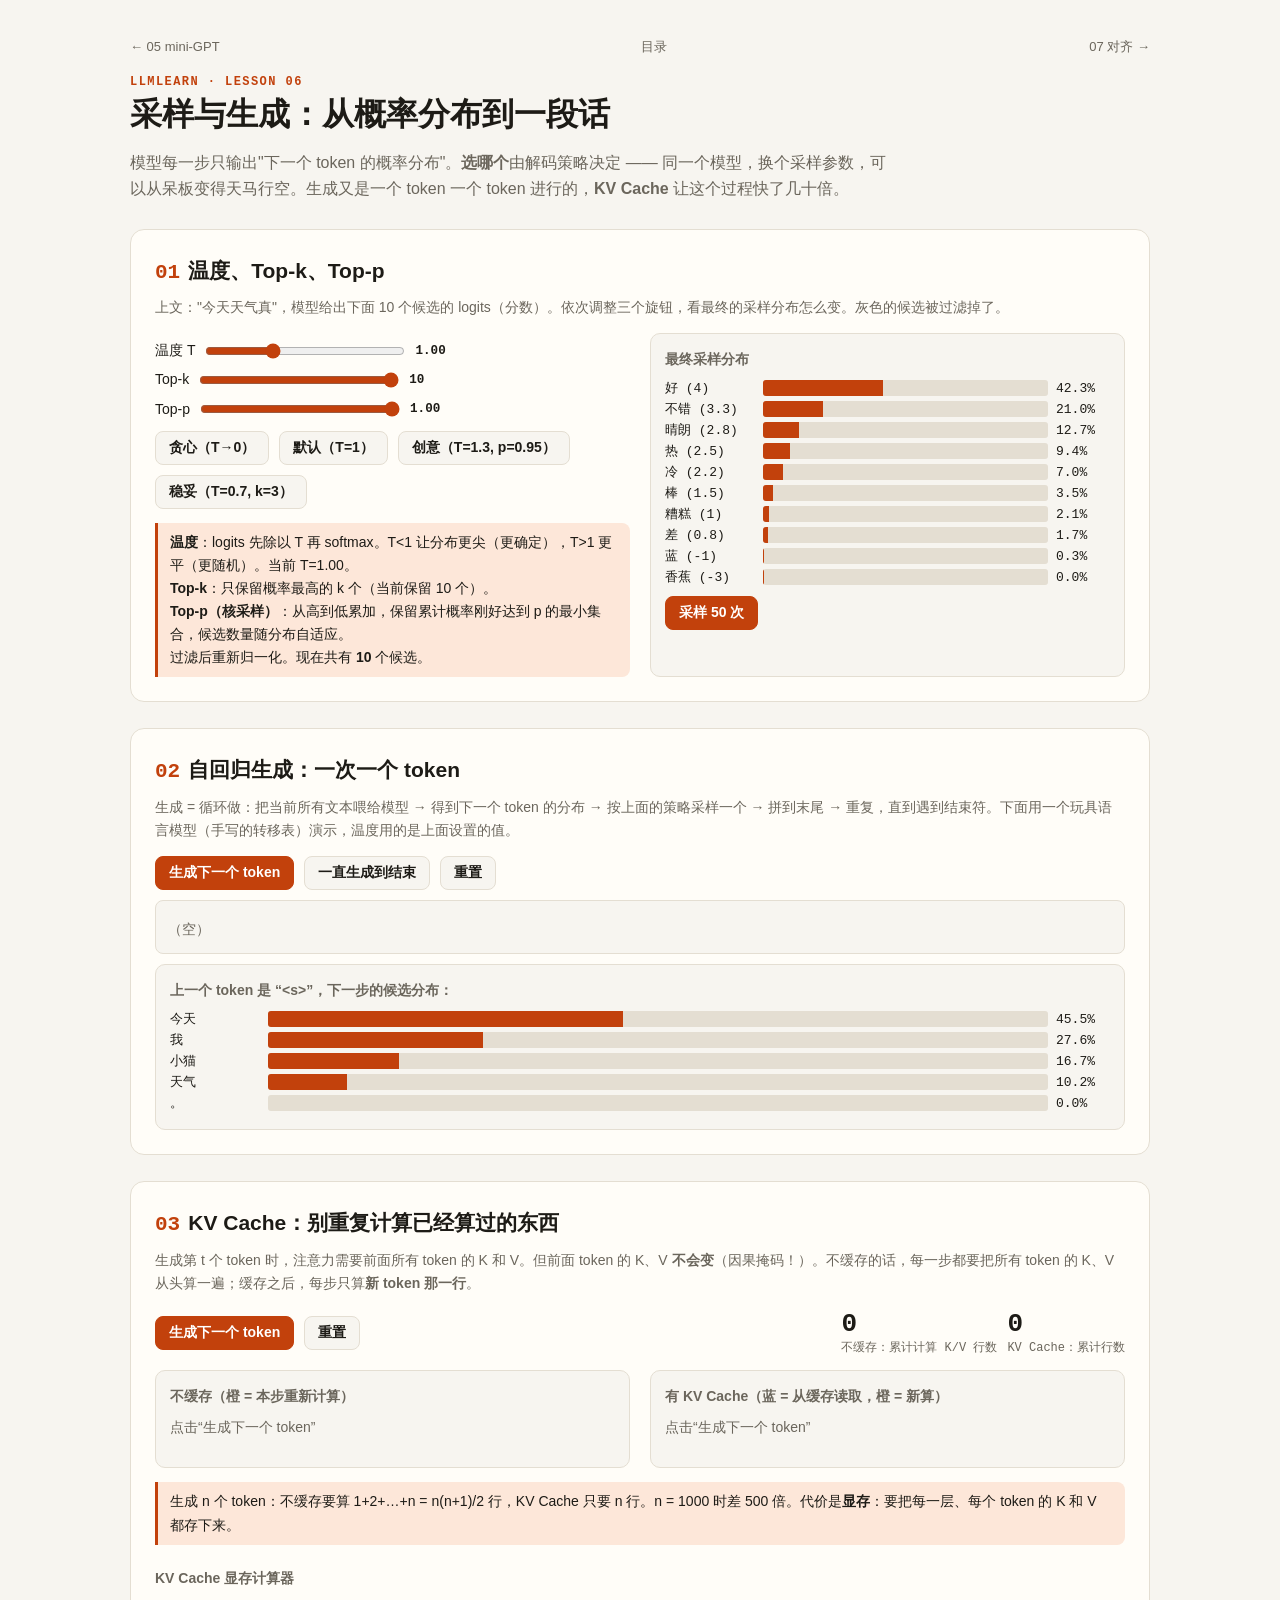
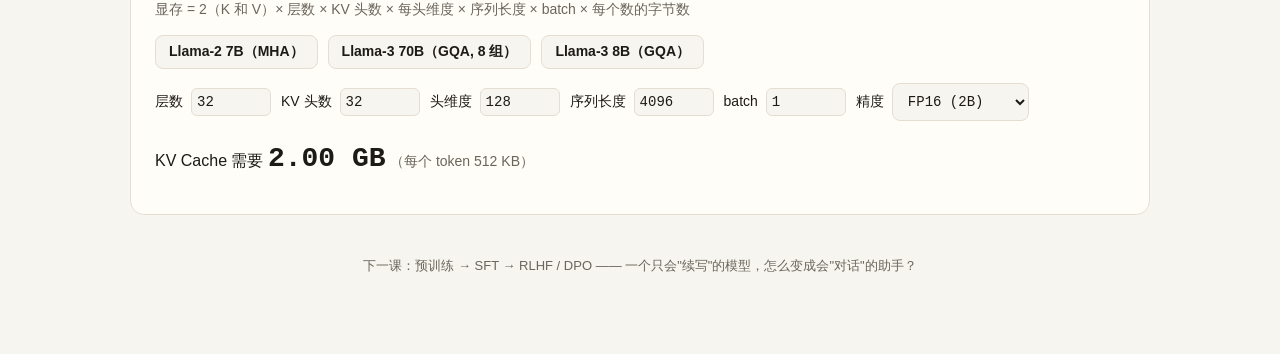
<file: lessons/06-sampling/viz.html>
<!DOCTYPE html>
<html lang="zh-CN">
<head>
<meta charset="UTF-8"><meta name="viewport" content="width=device-width, initial-scale=1">
<title>第 06 课 · 采样与生成、KV Cache</title>
<link rel="stylesheet" href="../../assets/lesson.css">
<script src="../../assets/common.js"></script>
<style>
  .knob{display:flex;align-items:center;gap:8px;font-size:14px;margin:6px 0}
  .knob input[type=range]{width:200px}
  .gen{font-size:22px;min-height:44px;padding:8px 12px;border:1px solid var(--line);border-radius:8px;background:var(--bg)}
  .gen .n{color:var(--accent);font-weight:700}
  .kv{display:grid;gap:3px}
  .kv div{height:20px;border-radius:3px;background:var(--line);font:10px var(--mono);display:flex;align-items:center;justify-content:center;color:var(--muted)}
  .kv div.cached{background:var(--blue-soft);color:var(--blue)}
  .kv div.comp{background:var(--accent);color:#fff}
  input[type=number]{width:80px;font:14px var(--mono);padding:5px;border:1px solid var(--line);border-radius:6px;background:var(--bg);color:var(--ink)}
  .big{font:700 28px var(--mono)}
</style>
</head>
<body>
<main>
<nav class="top"><a href="../05-mini-gpt/viz.html">← 05 mini-GPT</a><a href="../../index.html">目录</a><a href="../07-alignment/viz.html">07 对齐 →</a></nav>
<header>
  <div class="tag">llmlearn · Lesson 06</div>
  <h1>采样与生成：从概率分布到一段话</h1>
  <p class="lead">模型每一步只输出"下一个 token 的概率分布"。<b>选哪个</b>由解码策略决定 —— 同一个模型，换个采样参数，可以从呆板变得天马行空。生成又是一个 token 一个 token 进行的，<b>KV Cache</b> 让这个过程快了几十倍。</p>
</header>

<section>
  <h2><span class="n">01</span>温度、Top-k、Top-p</h2>
  <p class="hint">上文："今天天气真"，模型给出下面 10 个候选的 logits（分数）。依次调整三个旋钮，看最终的采样分布怎么变。灰色的候选被过滤掉了。</p>
  <div class="grid2">
    <div>
      <div class="knob">温度 T <input type="range" id="temp" min="0.05" max="3" step="0.05" value="1"> <b class="mono" id="tv"></b></div>
      <div class="knob">Top-k <input type="range" id="topk" min="1" max="10" value="10"> <b class="mono" id="kv"></b></div>
      <div class="knob">Top-p <input type="range" id="topp" min="0.05" max="1" step="0.05" value="1"> <b class="mono" id="pv"></b></div>
      <div class="row" style="margin:10px 0"><button data-pre="greedy">贪心（T→0）</button><button data-pre="std">默认（T=1）</button><button data-pre="creative">创意（T=1.3, p=0.95）</button><button data-pre="safe">稳妥（T=0.7, k=3）</button></div>
      <div class="callout" id="expl"></div>
    </div>
    <div class="box"><h3>最终采样分布</h3><div id="dist"></div>
      <div class="row" style="margin-top:10px"><button class="primary" id="samp">采样 50 次</button><span class="hint" style="margin:0" id="sampTxt"></span></div>
      <div id="sampRes" style="margin-top:8px"></div>
    </div>
  </div>
</section>

<section>
  <h2><span class="n">02</span>自回归生成：一次一个 token</h2>
  <p class="hint">生成 = 循环做：把当前所有文本喂给模型 → 得到下一个 token 的分布 → 按上面的策略采样一个 → 拼到末尾 → 重复，直到遇到结束符。下面用一个玩具语言模型（手写的转移表）演示，温度用的是上面设置的值。</p>
  <div class="row"><button class="primary" id="g1">生成下一个 token</button><button id="gAll">一直生成到结束</button><button id="gR">重置</button></div>
  <div class="gen" id="genOut" style="margin-top:10px"></div>
  <div class="box" style="margin-top:10px"><h3 id="gTitle">下一步的候选分布</h3><div id="gDist"></div></div>
</section>

<section>
  <h2><span class="n">03</span>KV Cache：别重复计算已经算过的东西</h2>
  <p class="hint">生成第 t 个 token 时，注意力需要前面所有 token 的 K 和 V。但前面 token 的 K、V <b>不会变</b>（因果掩码！）。不缓存的话，每一步都要把所有 token 的 K、V 从头算一遍；缓存之后，每步只算<b>新 token 那一行</b>。</p>
  <div class="row"><button class="primary" id="kvStep">生成下一个 token</button><button id="kvReset">重置</button><span style="flex:1"></span>
    <div class="stat" id="cNo">0<span>不缓存：累计计算 K/V 行数</span></div><div class="stat" id="cYes">0<span>KV Cache：累计行数</span></div></div>
  <div class="grid2">
    <div class="box"><h3>不缓存（橙 = 本步重新计算）</h3><div class="kv" id="kvNo"></div></div>
    <div class="box"><h3>有 KV Cache（蓝 = 从缓存读取，橙 = 新算）</h3><div class="kv" id="kvYes"></div></div>
  </div>
  <div class="callout">生成 n 个 token：不缓存要算 1+2+…+n = n(n+1)/2 行，KV Cache 只要 n 行。n = 1000 时差 500 倍。代价是<b>显存</b>：要把每一层、每个 token 的 K 和 V 都存下来。</div>

  <h3 style="margin-top:22px">KV Cache 显存计算器</h3>
  <p class="hint">显存 = 2（K 和 V）× 层数 × KV 头数 × 每头维度 × 序列长度 × batch × 每个数的字节数</p>
  <div class="row">
    <button data-m="32,32,128">Llama-2 7B（MHA）</button><button data-m="80,8,128">Llama-3 70B（GQA, 8 组）</button><button data-m="32,8,128">Llama-3 8B（GQA）</button>
  </div>
  <div class="row" style="margin-top:8px">
    <span class="knob">层数 <input type="number" id="ml" value="32"></span><span class="knob">KV 头数 <input type="number" id="mh" value="32"></span><span class="knob">头维度 <input type="number" id="md" value="128"></span>
    <span class="knob">序列长度 <input type="number" id="ms" value="4096"></span><span class="knob">batch <input type="number" id="mb" value="1"></span>
    <span class="knob">精度 <select id="mp"><option value="2">FP16 (2B)</option><option value="1">INT8 (1B)</option><option value="0.5">INT4 (0.5B)</option></select></span>
  </div>
  <p>KV Cache 需要 <span class="big" id="mem"></span> <span class="hint" id="memTxt"></span></p>
</section>

<footer>下一课：预训练 → SFT → RLHF / DPO —— 一个只会"续写"的模型，怎么变成会"对话"的助手？</footer>
</main>

<script>
/* ---------- 01 采样参数 ---------- */
const CANDS = ['好','不错','晴朗','热','冷','棒','糟糕','差','蓝','香蕉'];
const LOGITS = [4.0, 3.3, 2.8, 2.5, 2.2, 1.5, 1.0, 0.8, -1.0, -3.0];
function decode(logits, T, k, p){
  let probs = softmax(logits, Math.max(T, 1e-3));
  const order = probs.map((v,i)=>[v,i]).sort((a,b)=>b[0]-a[0]);
  const keep = new Set(); let cum = 0;
  for (const [v,i] of order){ if (keep.size >= k) break; if (cum >= p && keep.size) break; keep.add(i); cum += v; }
  const f = probs.map((v,i)=> keep.has(i) ? v : 0), s = f.reduce((a,b)=>a+b);
  return {raw: probs, final: f.map(v=>v/s), keep};
}
const draw = (pr, R) => { let u = R(), j = 0; while (j < pr.length-1 && (u -= pr[j]) > 0) j++; return j; };
function drawDist(){
  const T=+$('#temp').value, k=+$('#topk').value, p=+$('#topp').value;
  $('#tv').textContent=T.toFixed(2); $('#kv').textContent=k; $('#pv').textContent=p.toFixed(2);
  const {final, keep} = decode(LOGITS,T,k,p);
  bars($('#dist'), CANDS.map((c,i)=>`${c} (${LOGITS[i]})`), final, {max:1, dim: CANDS.map((_,i)=>!keep.has(i))});
  $('#expl').innerHTML = `<b>温度</b>：logits 先除以 T 再 softmax。T&lt;1 让分布更尖（更确定），T&gt;1 更平（更随机）。当前 T=${T.toFixed(2)}。<br>
    <b>Top-k</b>：只保留概率最高的 k 个（当前保留 ${Math.min(k,keep.size)} 个）。<br>
    <b>Top-p（核采样）</b>：从高到低累加，保留累计概率刚好达到 p 的最小集合，候选数量随分布自适应。<br>
    过滤后重新归一化。现在共有 <b>${keep.size}</b> 个候选。`;
  $('#sampRes').innerHTML=''; $('#sampTxt').textContent='';
}
['temp','topk','topp'].forEach(id=>$('#'+id).oninput=()=>{ drawDist(); genDist(); });
const PRE = {greedy:[0.05,10,1], std:[1,10,1], creative:[1.3,10,0.95], safe:[0.7,3,1]};
$$('button[data-pre]').forEach(b=>b.onclick=()=>{ const [t,k,p]=PRE[b.dataset.pre]; $('#temp').value=t; $('#topk').value=k; $('#topp').value=p; drawDist(); genDist(); });
let sseed = 1;
$('#samp').onclick = ()=>{
  const {final} = decode(LOGITS,+$('#temp').value,+$('#topk').value,+$('#topp').value), R = rng(sseed++);
  const cnt = CANDS.map(()=>0), seq=[];
  for (let i=0;i<50;i++){ const j=draw(final,R); cnt[j]++; seq.push(CANDS[j]); }
  $('#sampTxt').textContent = `出现了 ${cnt.filter(Boolean).length} 种不同的词`;
  $('#sampRes').innerHTML = seq.map(w=>`<span class="chip">${w}</span>`).join('');
};

/* ---------- 02 自回归生成（玩具语言模型） ---------- */
const LM = {
  '<s>':  {'今天':3,'我':2.5,'小猫':2,'天气':1.5},
  '今天': {'天气':3,'我':2.2,'很':1.5,'的':1},
  '天气': {'真':2.8,'很':2.5,'不错':1.5,'预报':1},
  '真':   {'好':3,'不错':2.5,'热':2,'冷':1.8,'糟糕':0.5},
  '很':   {'好':2.5,'热':2.2,'开心':2,'冷':1.8,'累':1.2},
  '我':   {'想':2.5,'很':2.2,'们':1.8,'喜欢':2},
  '想':   {'去':3,'吃':2.5,'睡觉':2,'学习':1.5},
  '喜欢': {'小猫':2.8,'学习':2,'吃':1.8,'天气':0.5},
  '小猫': {'在':2.5,'很':2.2,'想':2,'睡觉':1.8},
  '在':   {'睡觉':3,'晒太阳':2.6,'吃':1.5,'学习':0.8},
  '去':   {'公园':3,'学习':2,'吃':1.8,'睡觉':1.2},
  '吃':   {'饭':3,'苹果':2.4,'鱼':2,'香蕉':1.5},
  '们':   {'去':2.5,'想':2,'很':1.8},
  '的':   {'天气':2.5,'小猫':2},
  '学习':  {'大模型':3,'。':2.5,'很':1.2},
};
const END = '。';
let gen = ['<s>'], gR = rng(5);
function nextDist(){
  const last = gen[gen.length-1], row = LM[last] || {};
  const words = [...Object.keys(row), END], lg = [...Object.values(row), last==='<s>'?-9:1.6];
  return {words, ...decode(lg, +$('#temp').value, +$('#topk').value, +$('#topp').value)};
}
function genDist(){
  $('#genOut').innerHTML = gen.slice(1).map((w,i,a)=>`<span class="${i===a.length-1?'n':''}">${w}</span>`).join('') || '<span class="hint">（空）</span>';
  if (gen[gen.length-1]===END){ $('#gDist').innerHTML='<p class="hint">遇到结束符 “。”，生成结束。</p>'; $('#g1').disabled=true; return; }
  $('#g1').disabled=false;
  const {words, final, keep} = nextDist();
  $('#gTitle').textContent = `上一个 token 是 “${gen[gen.length-1]}”，下一步的候选分布：`;
  bars($('#gDist'), words, final, {max:1, dim: words.map((_,i)=>!keep.has(i))});
}
function genOne(){ if (gen[gen.length-1]===END || gen.length>25) return false; const {words, final} = nextDist(); gen.push(words[draw(final,gR)]); genDist(); return true; }
$('#g1').onclick = genOne;
$('#gAll').onclick = async ()=>{ while (genOne()) await sleep(350); };
$('#gR').onclick = ()=>{ gen=['<s>']; gR=rng(Date.now()%1e6); genDist(); };

/* ---------- 03 KV Cache ---------- */
const KTOK = ['我','想','学','习','大','模','型','的','原','理'];
let kn = 0, cNo = 0, cYes = 0;
function drawKV(){
  const mk = cached => KTOK.slice(0,Math.max(kn,0)).map((t,i)=>{
    const isNew = i===kn-1, cls = cached ? (isNew?'comp':'cached') : 'comp';
    return `<div class="${cls}">${t}  K,V</div>`; }).join('') || '<p class="hint">点击“生成下一个 token”</p>';
  $('#kvNo').innerHTML = mk(false); $('#kvYes').innerHTML = mk(true);
  $('#cNo').firstChild.nodeValue = cNo; $('#cYes').firstChild.nodeValue = cYes;
  $('#kvStep').disabled = kn >= KTOK.length;
}
$('#kvStep').onclick = ()=>{ kn++; cNo += kn; cYes += 1; drawKV(); };
$('#kvReset').onclick = ()=>{ kn=0; cNo=0; cYes=0; drawKV(); };

function drawMem(){
  const v = ['ml','mh','md','ms','mb'].map(id=>+$('#'+id).value), b = +$('#mp').value;
  const bytes = 2*v.reduce((a,c)=>a*c,1)*b, gb = bytes/1024**3;
  $('#mem').textContent = gb >= 1 ? gb.toFixed(2)+' GB' : (bytes/1024**2).toFixed(0)+' MB';
  const perTok = 2*v[0]*v[1]*v[2]*b;
  $('#memTxt').textContent = `（每个 token ${(perTok/1024).toFixed(0)} KB）`;
}
['ml','mh','md','ms','mb','mp'].forEach(id=>$('#'+id).oninput=drawMem);
$$('button[data-m]').forEach(b=>b.onclick=()=>{ const [l,h,d]=b.dataset.m.split(','); $('#ml').value=l; $('#mh').value=h; $('#md').value=d; drawMem(); });

drawDist(); genDist(); drawKV(); drawMem();
</script>
</body>
</html>
</file>
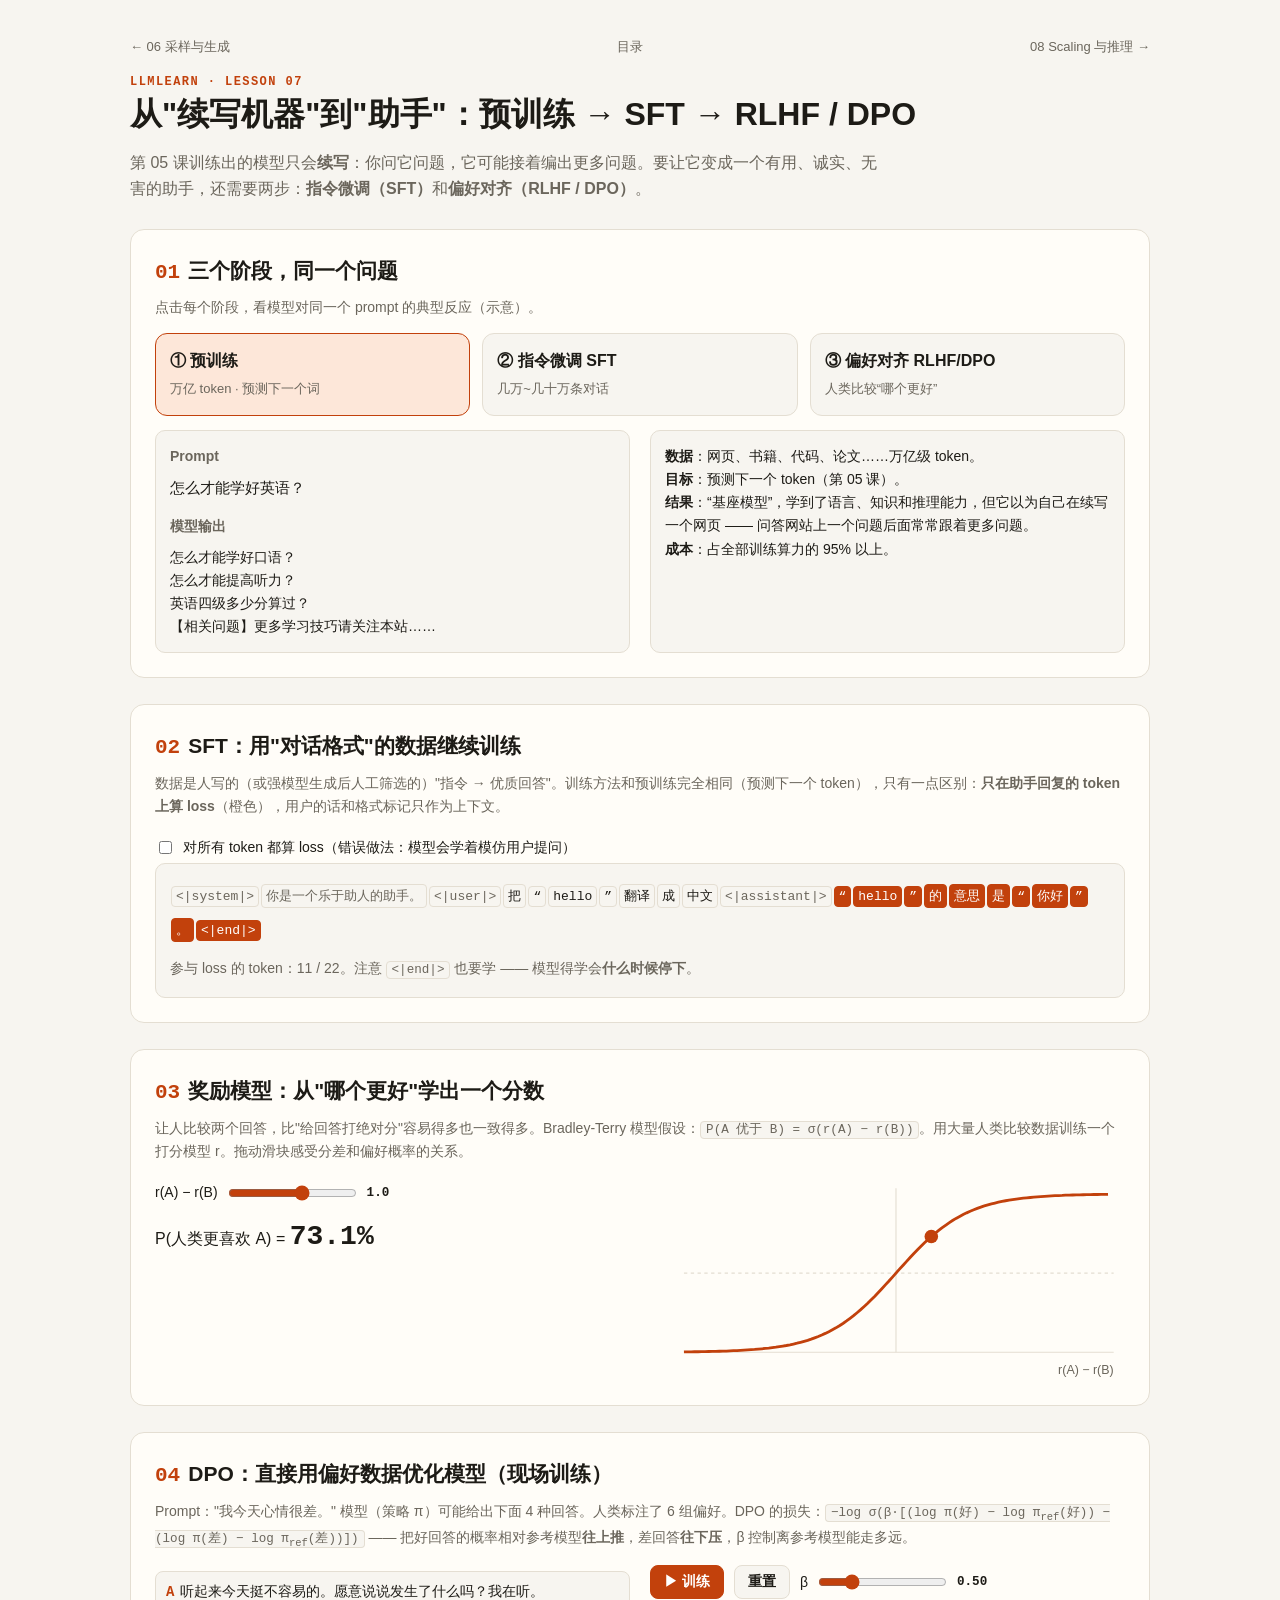
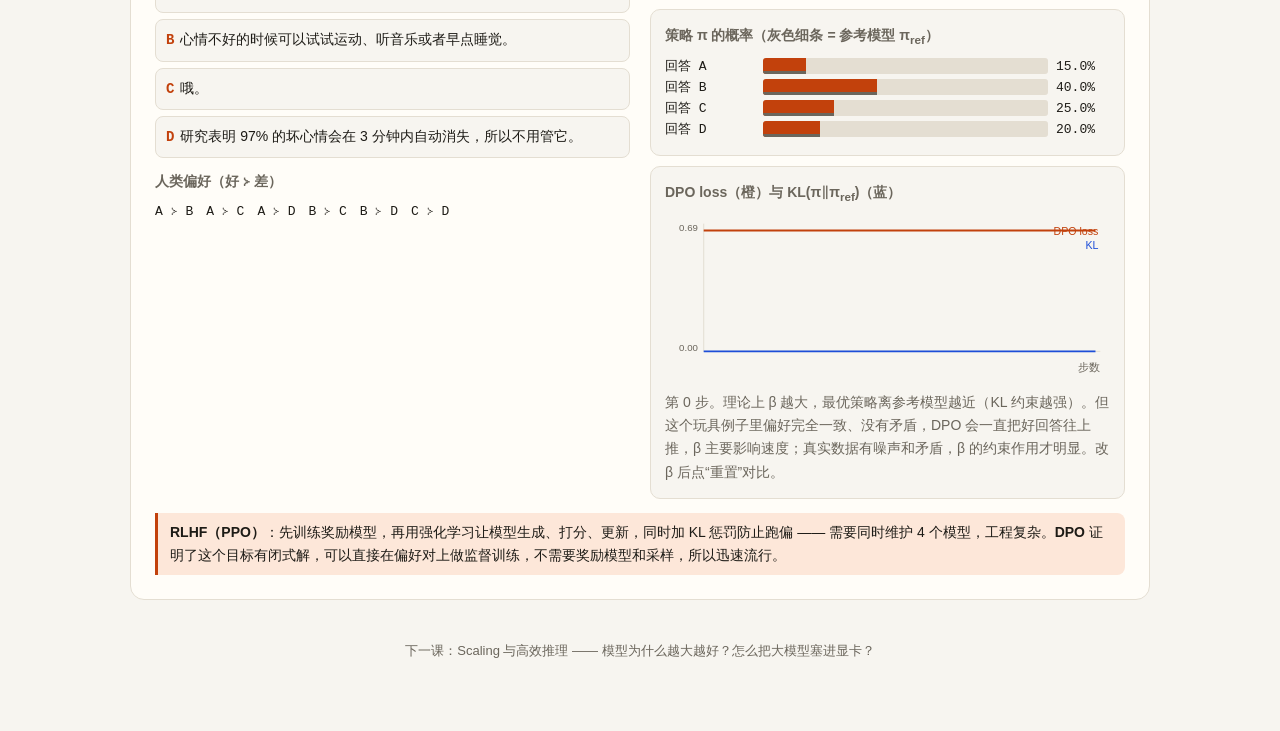
<file: lessons/07-alignment/viz.html>
<!DOCTYPE html>
<html lang="zh-CN">
<head>
<meta charset="UTF-8"><meta name="viewport" content="width=device-width, initial-scale=1">
<title>第 07 课 · 预训练 → SFT → RLHF / DPO</title>
<link rel="stylesheet" href="../../assets/lesson.css">
<script src="../../assets/common.js"></script>
<style>
  .stages{display:grid;grid-template-columns:repeat(3,1fr);gap:12px}
  @media(max-width:780px){.stages{grid-template-columns:1fr}}
  .stage{border:1px solid var(--line);border-radius:12px;padding:14px;cursor:pointer;background:var(--bg)}
  .stage.on{border-color:var(--accent);background:var(--accent-soft)}
  .stage b{display:block;font-size:16px} .stage small{color:var(--muted);font-size:13px}
  .tk{display:inline-block;font:13px var(--mono);padding:2px 4px;margin:1px;border-radius:4px;border:1px solid var(--line)}
  .tk.loss{background:var(--accent);color:#fff;border-color:var(--accent)}
  .tk.sys{color:var(--muted)} .tk.loss.sys{color:#fff}
  .knob{display:flex;align-items:center;gap:8px;font-size:14px;margin:4px 0}
  .resp{font-size:14px;border:1px solid var(--line);border-radius:8px;padding:8px 10px;margin:6px 0;background:var(--bg)}
  .resp b{font-family:var(--mono);color:var(--accent);margin-right:6px}
  .big{font:700 28px var(--mono)}
</style>
</head>
<body>
<main>
<nav class="top"><a href="../06-sampling/viz.html">← 06 采样与生成</a><a href="../../index.html">目录</a><a href="../08-scaling-inference/viz.html">08 Scaling 与推理 →</a></nav>
<header>
  <div class="tag">llmlearn · Lesson 07</div>
  <h1>从"续写机器"到"助手"：预训练 → SFT → RLHF / DPO</h1>
  <p class="lead">第 05 课训练出的模型只会<b>续写</b>：你问它问题，它可能接着编出更多问题。要让它变成一个有用、诚实、无害的助手，还需要两步：<b>指令微调（SFT）</b>和<b>偏好对齐（RLHF / DPO）</b>。</p>
</header>

<section>
  <h2><span class="n">01</span>三个阶段，同一个问题</h2>
  <p class="hint">点击每个阶段，看模型对同一个 prompt 的典型反应（示意）。</p>
  <div class="stages" id="stages"></div>
  <div class="grid2">
    <div class="box"><h3>Prompt</h3><p style="font-size:15px;margin:0">怎么才能学好英语？</p><h3 style="margin-top:14px">模型输出</h3><div id="stOut" style="font-size:14px;white-space:pre-wrap"></div></div>
    <div class="box" id="stInfo" style="font-size:14px"></div>
  </div>
</section>

<section>
  <h2><span class="n">02</span>SFT：用"对话格式"的数据继续训练</h2>
  <p class="hint">数据是人写的（或强模型生成后人工筛选的）"指令 → 优质回答"。训练方法和预训练完全相同（预测下一个 token），只有一点区别：<b>只在助手回复的 token 上算 loss</b>（橙色），用户的话和格式标记只作为上下文。</p>
  <div class="row"><label class="knob"><input type="checkbox" id="maskAll"> 对所有 token 都算 loss（错误做法：模型会学着模仿用户提问）</label></div>
  <div class="box" id="sft" style="line-height:2.1"></div>
</section>

<section>
  <h2><span class="n">03</span>奖励模型：从"哪个更好"学出一个分数</h2>
  <p class="hint">让人比较两个回答，比"给回答打绝对分"容易得多也一致得多。Bradley-Terry 模型假设：<code>P(A 优于 B) = σ(r(A) − r(B))</code>。用大量人类比较数据训练一个打分模型 r。拖动滑块感受分差和偏好概率的关系。</p>
  <div class="grid2">
    <div>
      <div class="knob">r(A) − r(B) <input type="range" id="rd" min="-6" max="6" step="0.1" value="1"> <b class="mono" id="rdv"></b></div>
      <p>P(人类更喜欢 A) = <span class="big" id="pa"></span></p>
    </div>
    <svg id="sig" viewBox="0 0 420 180" style="width:100%"></svg>
  </div>
</section>

<section>
  <h2><span class="n">04</span>DPO：直接用偏好数据优化模型（现场训练）</h2>
  <p class="hint">Prompt："我今天心情很差。" 模型（策略 π）可能给出下面 4 种回答。人类标注了 6 组偏好。DPO 的损失：<code>−log σ(β·[(log π(好) − log π<sub>ref</sub>(好)) − (log π(差) − log π<sub>ref</sub>(差))])</code> —— 把好回答的概率相对参考模型<b>往上推</b>，差回答<b>往下压</b>，β 控制离参考模型能走多远。</p>
  <div class="grid2">
    <div>
      <div id="resps"></div>
      <h3 style="margin-top:12px">人类偏好（好 ≻ 差）</h3>
      <div class="mono" style="font-size:13px" id="prefs"></div>
    </div>
    <div>
      <div class="row"><button class="primary" id="dGo">▶ 训练</button><button id="dRst">重置</button>
        <span class="knob">β <input type="range" id="beta" min="0.05" max="2" step="0.05" value="0.5"> <b class="mono" id="betav"></b></span></div>
      <div class="box" style="margin-top:10px"><h3>策略 π 的概率（灰色细条 = 参考模型 π<sub>ref</sub>）</h3><div id="pol"></div></div>
      <div class="box" style="margin-top:10px"><h3>DPO loss（橙）与 KL(π‖π<sub>ref</sub>)（蓝）</h3><div id="dCurve"></div><p class="hint" id="dTxt" style="margin:4px 0 0"></p></div>
    </div>
  </div>
  <div class="callout"><b>RLHF（PPO）</b>：先训练奖励模型，再用强化学习让模型生成、打分、更新，同时加 KL 惩罚防止跑偏 —— 需要同时维护 4 个模型，工程复杂。<b>DPO</b> 证明了这个目标有闭式解，可以直接在偏好对上做监督训练，不需要奖励模型和采样，所以迅速流行。</div>
</section>

<footer>下一课：Scaling 与高效推理 —— 模型为什么越大越好？怎么把大模型塞进显卡？</footer>
</main>

<script>
/* ---------- 01 三阶段 ---------- */
const STAGES = [
  {name:'① 预训练', sub:'万亿 token · 预测下一个词', out:`怎么才能学好口语？
怎么才能提高听力？
英语四级多少分算过？
【相关问题】更多学习技巧请关注本站……`,
   info:`<b>数据</b>：网页、书籍、代码、论文……万亿级 token。<br><b>目标</b>：预测下一个 token（第 05 课）。<br><b>结果</b>：“基座模型”，学到了语言、知识和推理能力，但它以为自己在续写一个网页 —— 问答网站上一个问题后面常常跟着更多问题。<br><b>成本</b>：占全部训练算力的 95% 以上。`},
  {name:'② 指令微调 SFT', sub:'几万~几十万条对话', out:`学好英语可以从以下几方面入手：
1. 每天坚持听力输入，比如播客、美剧；
2. 积累高频词汇，用间隔重复法记忆；
3. 大胆开口，找语伴或跟读练习；
4. 多读多写，从简单的原版书开始。`,
   info:`<b>数据</b>：人工撰写的“指令 → 优质回答”。<br><b>目标</b>：仍是预测下一个 token，但只在回答部分算 loss。<br><b>结果</b>：学会了<b>对话格式</b>和“该回答问题”。知识基本来自预训练，SFT 主要教“怎么说”。<br><b>问题</b>：只会模仿示范，不知道哪个回答<b>更好</b>；示范数据写得再好也有上限。`},
  {name:'③ 偏好对齐 RLHF/DPO', sub:'人类比较“哪个更好”', out:`可以先想想你学英语主要是为了什么——考试、工作还是旅行？目标不同，侧重点也不同。

通用的建议是：
· 输入为主：每天 30 分钟你感兴趣的内容（剧、播客、YouTube）
· 主动输出：用新学的表达写几句日记或跟读
· 保持节奏：比起偶尔突击，小量每天坚持效果好得多

如果你告诉我你的水平和目标，我可以帮你定一个具体计划。`,
   info:`<b>数据</b>：同一个问题的多个回答，人类标注哪个更好。<br><b>目标</b>：提高“好回答”的概率，降低“差回答”的概率。<br><b>结果</b>：更有用、更诚实、更安全，会追问、会拒绝不当请求。<br><b>变种</b>：RLHF（PPO）、DPO、RLAIF / Constitutional AI（用 AI 按一套原则打标）、以及面向推理的 RL（用可验证的答案作为奖励）。`},
];
let st = 0;
function drawStages(){
  $('#stages').innerHTML = STAGES.map((s,i)=>`<div class="stage ${i===st?'on':''}" data-i="${i}"><b>${s.name}</b><small>${s.sub}</small></div>`).join('');
  $$('.stage').forEach(e=>e.onclick=()=>{ st=+e.dataset.i; drawStages(); });
  $('#stOut').textContent = STAGES[st].out; $('#stInfo').innerHTML = STAGES[st].info;
}

/* ---------- 02 SFT loss mask ---------- */
const CHAT = [
  ['sys','<|system|>'],['sys','你是一个乐于助人的助手。'],['sys','<|user|>'],
  ['u','把'],['u','“'],['u','hello'],['u','”'],['u','翻译'],['u','成'],['u','中文'],['sys','<|assistant|>'],
  ['a','“'],['a','hello'],['a','”'],['a','的'],['a','意思'],['a','是'],['a','“'],['a','你好'],['a','”'],['a','。'],['a','<|end|>'],
];
function drawSFT(){
  const all = $('#maskAll').checked;
  $('#sft').innerHTML = CHAT.map(([r,t])=>`<span class="tk ${all||r==='a'?'loss':''} ${r==='sys'?'sys':''}">${esc(t)}</span>`).join('') +
    `<p class="hint" style="margin:8px 0 0">参与 loss 的 token：${CHAT.filter(([r])=>all||r==='a').length} / ${CHAT.length}。注意 <code>&lt;|end|&gt;</code> 也要学 —— 模型得学会<b>什么时候停下</b>。</p>`;
}
$('#maskAll').oninput = drawSFT;

/* ---------- 03 Bradley-Terry ---------- */
const sigm = x => 1/(1+Math.exp(-x));
function drawBT(){
  const d = +$('#rd').value; $('#rdv').textContent = d.toFixed(1); $('#pa').textContent = (sigm(d)*100).toFixed(1)+'%';
  const w=420,h=180, px=x=>30+(x+6)/12*(w-45), py=y=>h-25-y*(h-40);
  let s = `<line x1="30" y1="${py(0)}" x2="${w-10}" y2="${py(0)}" stroke="${cssVar('--line')}"/><line x1="${px(0)}" y1="10" x2="${px(0)}" y2="${h-25}" stroke="${cssVar('--line')}"/><line x1="30" y1="${py(.5)}" x2="${w-10}" y2="${py(.5)}" stroke="${cssVar('--line')}" stroke-dasharray="3 3"/>`;
  s += `<path d="${Array.from({length:121},(_,i)=>{const x=-6+i*.1;return `${i?'L':'M'}${px(x).toFixed(1)} ${py(sigm(x)).toFixed(1)}`;}).join(' ')}" fill="none" stroke="${cssVar('--accent')}" stroke-width="2.5"/>`;
  s += `<circle cx="${px(d)}" cy="${py(sigm(d))}" r="6" fill="${cssVar('--accent')}"/><text x="${w-10}" y="${h-6}" text-anchor="end" font-size="11" fill="${cssVar('--muted')}">r(A) − r(B)</text>`;
  $('#sig').innerHTML = s;
}
$('#rd').oninput = drawBT;

/* ---------- 04 DPO ---------- */
const RESP = [
  {k:'A', t:'听起来今天挺不容易的。愿意说说发生了什么吗？我在听。'},
  {k:'B', t:'心情不好的时候可以试试运动、听音乐或者早点睡觉。'},
  {k:'C', t:'哦。'},
  {k:'D', t:'研究表明 97% 的坏心情会在 3 分钟内自动消失，所以不用管它。'},
];
const PREFS = [[0,1],[0,2],[0,3],[1,2],[1,3],[2,3]];
const REF = [0.15, 0.40, 0.25, 0.20];
let th, hist, dTimer, dit;
const logp = t => { const p = softmax(t); return p.map(Math.log); };
function dReset(){ th = REF.map(Math.log); hist={loss:[],kl:[]}; dit=0; dStop(); dDraw(); }
function dStep(){
  const beta = +$('#beta').value, lr = 0.5, lpr = REF.map(Math.log);
  const lp = logp(th), g = [0,0,0,0]; let loss = 0;
  for (const [w,l] of PREFS){
    const z = beta*((lp[w]-lpr[w]) - (lp[l]-lpr[l]));
    loss += -Math.log(sigm(z));
    const c = -(1-sigm(z))*beta;           // dL/dz · dz/d(logπ)
    const p = softmax(th);
    for (let i=0;i<4;i++) g[i] += c*(((i===w)-p[i]) - ((i===l)-p[i])) / PREFS.length;
  }
  for (let i=0;i<4;i++) th[i] -= lr*g[i];
  const p = softmax(th);
  hist.loss.push(loss/PREFS.length); hist.kl.push(p.reduce((s,v,i)=>s+v*Math.log(v/REF[i]),0)); dit++;
}
function dDraw(){
  $('#betav').textContent = (+$('#beta').value).toFixed(2);
  const p = softmax(th);
  $('#pol').innerHTML = RESP.map((r,i)=>`<div class="bar"><span>回答 ${r.k}</span><div class="track" style="position:relative"><div class="fill" style="width:${p[i]*100}%"></div><div style="position:absolute;left:0;bottom:0;height:3px;width:${REF[i]*100}%;background:var(--muted)"></div></div><span>${(p[i]*100).toFixed(1)}%</span></div>`).join('');
  lineChart($('#dCurve'), [{data: hist.loss.length>1?hist.loss:[Math.log(2),Math.log(2)], name:'DPO loss'}, {data: hist.kl.length>1?hist.kl:[0,0], name:'KL'}], {ymin:0, h:170, xlabel:'步数'});
  $('#dTxt').textContent = `第 ${dit} 步。理论上 β 越大，最优策略离参考模型越近（KL 约束越强）。但这个玩具例子里偏好完全一致、没有矛盾，DPO 会一直把好回答往上推，β 主要影响速度；真实数据有噪声和矛盾，β 的约束作用才明显。改 β 后点“重置”对比。`;
}
function dStop(){ clearInterval(dTimer); dTimer=null; $('#dGo').textContent='▶ 训练'; }
$('#dGo').onclick = ()=>{ if(dTimer) return dStop(); $('#dGo').textContent='⏸ 暂停'; dTimer=setInterval(()=>{ dStep(); dDraw(); if(dit>=300) dStop(); }, 30); };
$('#dRst').onclick = dReset; $('#beta').oninput = dDraw;
$('#resps').innerHTML = RESP.map(r=>`<div class="resp"><b>${r.k}</b>${r.t}</div>`).join('');
$('#prefs').innerHTML = PREFS.map(([w,l])=>`${RESP[w].k} ≻ ${RESP[l].k}`).join('　');

drawStages(); drawSFT(); drawBT(); dReset();
</script>
</body>
</html>
</file>
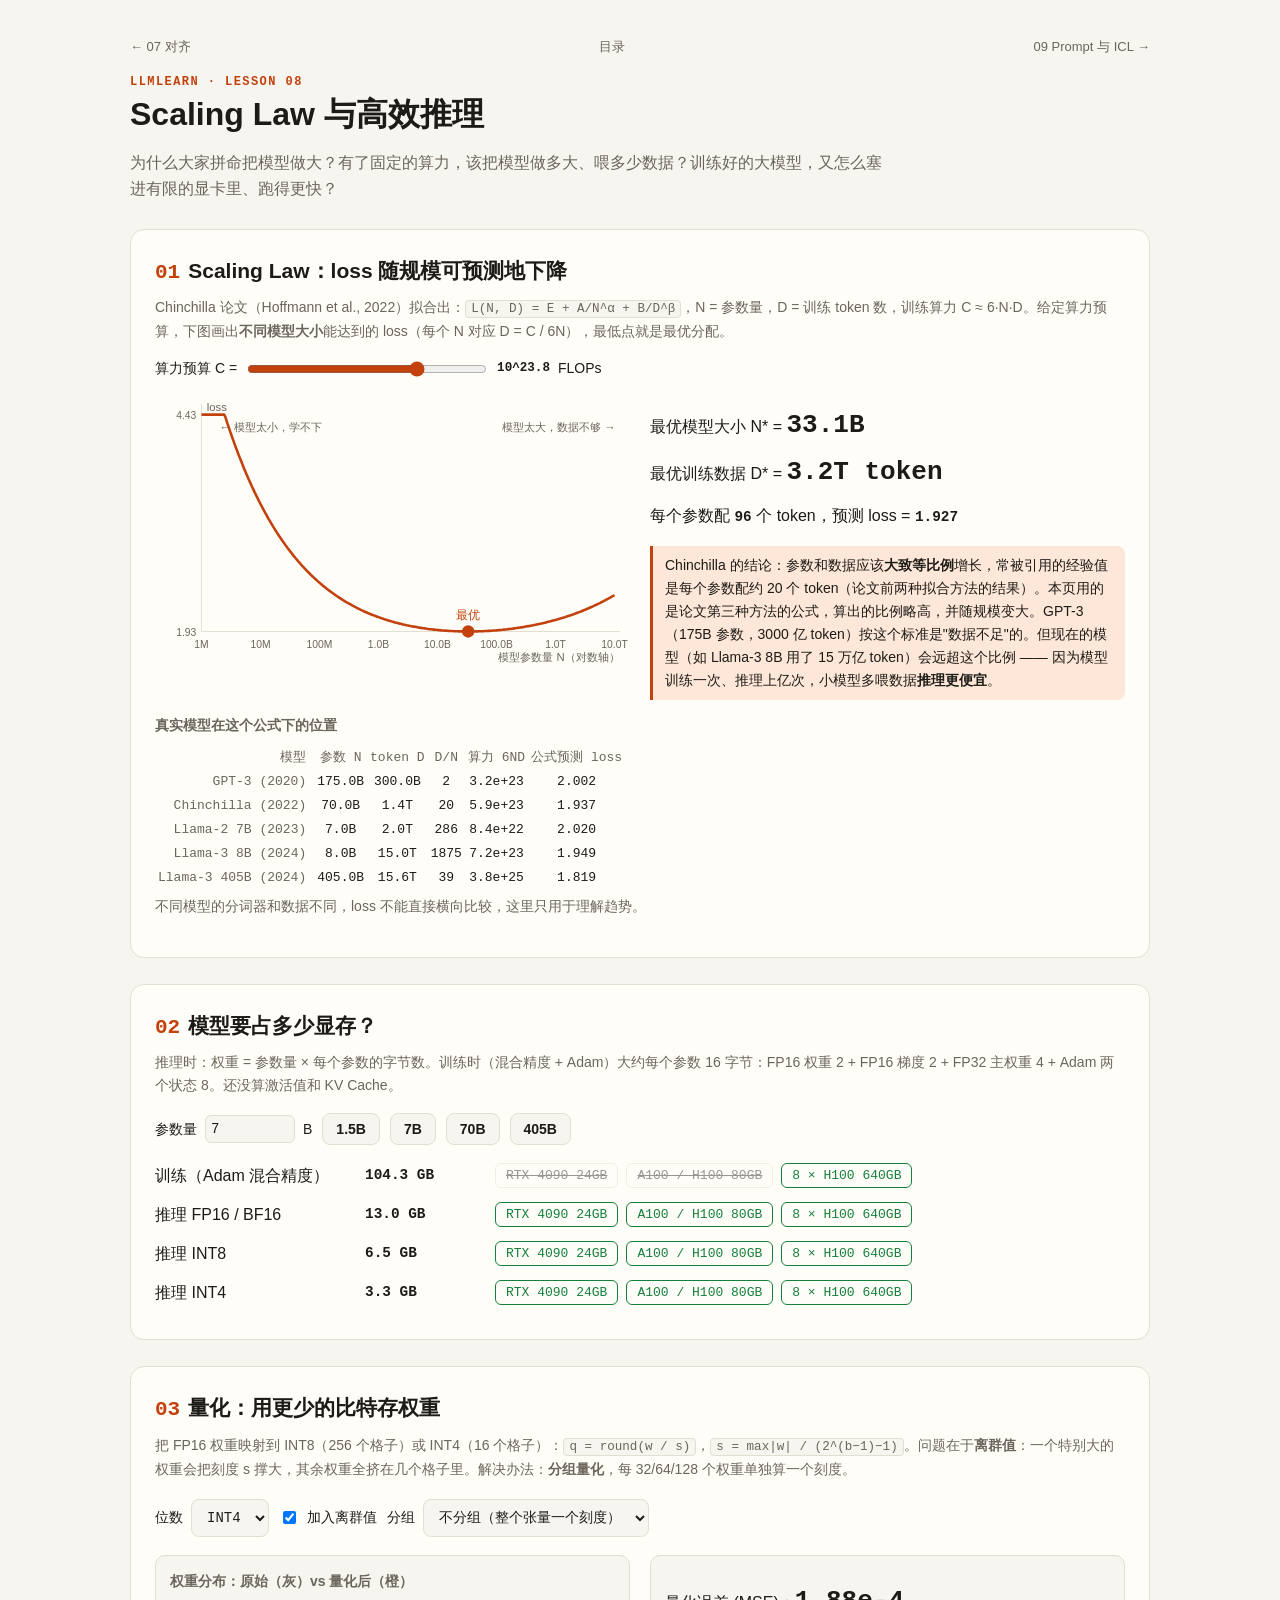
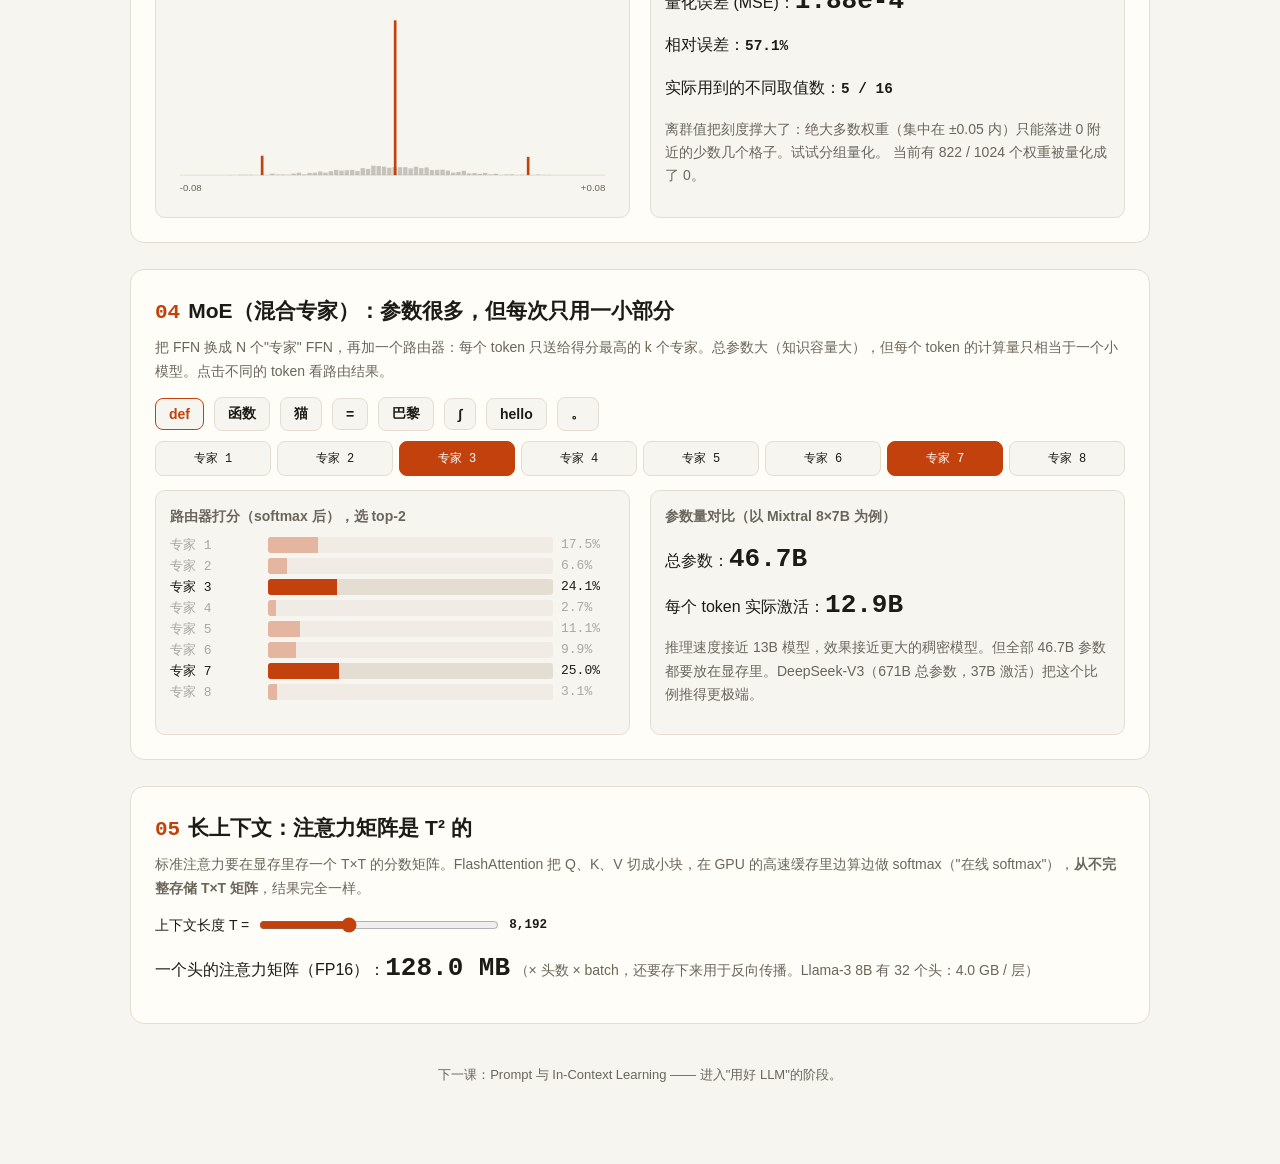
<file: lessons/08-scaling-inference/viz.html>
<!DOCTYPE html>
<html lang="zh-CN">
<head>
<meta charset="UTF-8"><meta name="viewport" content="width=device-width, initial-scale=1">
<title>第 08 课 · Scaling Law 与高效推理</title>
<link rel="stylesheet" href="../../assets/lesson.css">
<script src="../../assets/common.js"></script>
<style>
  .knob{display:flex;align-items:center;gap:8px;font-size:14px;margin:4px 0}
  .knob input[type=range]{width:240px}
  input[type=number]{width:90px;font:14px var(--mono);padding:5px;border:1px solid var(--line);border-radius:6px;background:var(--bg);color:var(--ink)}
  .big{font:700 26px var(--mono)}
  .ex{display:grid;grid-template-columns:repeat(8,1fr);gap:6px;margin-top:10px}
  .ex div{border:1px solid var(--line);border-radius:8px;padding:8px 4px;text-align:center;font:12px var(--mono);background:var(--bg)}
  .ex div.on{border-color:var(--accent);background:var(--accent);color:#fff}
  .gpu{display:inline-block;margin:4px 8px 4px 0;padding:4px 10px;border-radius:6px;font:13px var(--mono);border:1px solid var(--line)}
  .gpu.ok{border-color:var(--green);color:var(--green)} .gpu.no{opacity:.45;text-decoration:line-through}
</style>
</head>
<body>
<main>
<nav class="top"><a href="../07-alignment/viz.html">← 07 对齐</a><a href="../../index.html">目录</a><a href="../09-prompt-icl/viz.html">09 Prompt 与 ICL →</a></nav>
<header>
  <div class="tag">llmlearn · Lesson 08</div>
  <h1>Scaling Law 与高效推理</h1>
  <p class="lead">为什么大家拼命把模型做大？有了固定的算力，该把模型做多大、喂多少数据？训练好的大模型，又怎么塞进有限的显卡里、跑得更快？</p>
</header>

<section>
  <h2><span class="n">01</span>Scaling Law：loss 随规模可预测地下降</h2>
  <p class="hint">Chinchilla 论文（Hoffmann et al., 2022）拟合出：<code>L(N, D) = E + A/N^α + B/D^β</code>，N = 参数量，D = 训练 token 数，训练算力 C ≈ 6·N·D。给定算力预算，下图画出<b>不同模型大小</b>能达到的 loss（每个 N 对应 D = C / 6N），最低点就是最优分配。</p>
  <div class="knob">算力预算 C = <input type="range" id="cmp" min="18" max="26" step="0.1" value="23.8"> <b class="mono" id="cv"></b> FLOPs</div>
  <div class="grid2">
    <svg id="iso" viewBox="0 0 460 260" style="width:100%"></svg>
    <div>
      <p>最优模型大小 N* = <span class="big" id="nopt"></span></p>
      <p>最优训练数据 D* = <span class="big" id="dopt"></span></p>
      <p>每个参数配 <b id="ratio" class="mono"></b> 个 token，预测 loss = <b id="lopt" class="mono"></b></p>
      <div class="callout">Chinchilla 的结论：参数和数据应该<b>大致等比例</b>增长，常被引用的经验值是每个参数配约 20 个 token（论文前两种拟合方法的结果）。本页用的是论文第三种方法的公式，算出的比例略高，并随规模变大。GPT-3（175B 参数，3000 亿 token）按这个标准是"数据不足"的。但现在的模型（如 Llama-3 8B 用了 15 万亿 token）会远超这个比例 —— 因为模型训练一次、推理上亿次，小模型多喂数据<b>推理更便宜</b>。</div>
    </div>
  </div>
  <h3 style="margin-top:14px">真实模型在这个公式下的位置</h3>
  <div id="real"></div>
</section>

<section>
  <h2><span class="n">02</span>模型要占多少显存？</h2>
  <p class="hint">推理时：权重 = 参数量 × 每个参数的字节数。训练时（混合精度 + Adam）大约每个参数 16 字节：FP16 权重 2 + FP16 梯度 2 + FP32 主权重 4 + Adam 两个状态 8。还没算激活值和 KV Cache。</p>
  <div class="row">
    <span class="knob">参数量 <input type="number" id="pp" value="7" step="0.5"> B</span>
    <button data-pp="1.5">1.5B</button><button data-pp="7">7B</button><button data-pp="70">70B</button><button data-pp="405">405B</button>
  </div>
  <div id="memTab" style="margin-top:12px"></div>
</section>

<section>
  <h2><span class="n">03</span>量化：用更少的比特存权重</h2>
  <p class="hint">把 FP16 权重映射到 INT8（256 个格子）或 INT4（16 个格子）：<code>q = round(w / s)</code>，<code>s = max|w| / (2^(b−1)−1)</code>。问题在于<b>离群值</b>：一个特别大的权重会把刻度 s 撑大，其余权重全挤在几个格子里。解决办法：<b>分组量化</b>，每 32/64/128 个权重单独算一个刻度。</p>
  <div class="row">
    <span class="knob">位数 <select id="qb"><option value="8">INT8</option><option value="4" selected>INT4</option><option value="3">INT3</option><option value="2">INT2</option></select></span>
    <label class="knob"><input type="checkbox" id="qo" checked> 加入离群值</label>
    <span class="knob">分组 <select id="qg"><option value="1024">不分组（整个张量一个刻度）</option><option value="128">每 128 个一组</option><option value="32">每 32 个一组</option></select></span>
  </div>
  <div class="grid2">
    <div class="box"><h3>权重分布：原始（灰）vs 量化后（橙）</h3><svg id="qh" viewBox="0 0 460 200" style="width:100%"></svg></div>
    <div class="box"><p>量化误差 (MSE)：<span class="big" id="qmse"></span></p><p>相对误差：<b class="mono" id="qrel"></b></p><p>实际用到的不同取值数：<b class="mono" id="quse"></b></p><p class="hint" id="qtxt"></p></div>
  </div>
</section>

<section>
  <h2><span class="n">04</span>MoE（混合专家）：参数很多，但每次只用一小部分</h2>
  <p class="hint">把 FFN 换成 N 个"专家" FFN，再加一个路由器：每个 token 只送给得分最高的 k 个专家。总参数大（知识容量大），但每个 token 的计算量只相当于一个小模型。点击不同的 token 看路由结果。</p>
  <div class="row" id="moeToks"></div>
  <div class="ex" id="experts"></div>
  <div class="grid2">
    <div class="box"><h3>路由器打分（softmax 后），选 top-2</h3><div id="router"></div></div>
    <div class="box"><h3>参数量对比（以 Mixtral 8×7B 为例）</h3>
      <p>总参数：<span class="big">46.7B</span></p><p>每个 token 实际激活：<span class="big">12.9B</span></p>
      <p class="hint">推理速度接近 13B 模型，效果接近更大的稠密模型。但全部 46.7B 参数都要放在显存里。DeepSeek-V3（671B 总参数，37B 激活）把这个比例推得更极端。</p></div>
  </div>
</section>

<section>
  <h2><span class="n">05</span>长上下文：注意力矩阵是 T² 的</h2>
  <p class="hint">标准注意力要在显存里存一个 T×T 的分数矩阵。FlashAttention 把 Q、K、V 切成小块，在 GPU 的高速缓存里边算边做 softmax（"在线 softmax"），<b>从不完整存储 T×T 矩阵</b>，结果完全一样。</p>
  <div class="knob">上下文长度 T = <input type="range" id="tl" min="9" max="20" value="13"> <b class="mono" id="tlv"></b></div>
  <p>一个头的注意力矩阵（FP16）：<span class="big" id="attMem"></span> <span class="hint" id="attTxt"></span></p>
</section>

<footer>下一课：Prompt 与 In-Context Learning —— 进入"用好 LLM"的阶段。</footer>
</main>

<script>
/* ---------- 01 Scaling law ---------- */
const E=1.69, A=406.4, B=410.7, al=0.34, be=0.28;
const L = (N,D) => E + A/N**al + B/D**be;
const fmtB = n => n>=1e12 ? (n/1e12).toFixed(1)+'T' : n>=1e9 ? (n/1e9).toFixed(1)+'B' : (n/1e6).toFixed(0)+'M';
function drawIso(){
  const lc = +$('#cmp').value, C = 10**lc; $('#cv').textContent = `10^${lc.toFixed(1)}`;
  const w=460,h=260, xs=[], ys=[];
  for (let lx=6; lx<=13; lx+=0.02){ const N=10**lx, D=C/(6*N); if (D<1e6) continue; xs.push(lx); ys.push(L(N,D)); }
  let k=0; ys.forEach((v,i)=>{ if(v<ys[k]) k=i; });
  const Nopt = 10**xs[k], Dopt = C/(6*Nopt);
  $('#nopt').textContent = fmtB(Nopt); $('#dopt').textContent = fmtB(Dopt)+' token'; $('#ratio').textContent = (Dopt/Nopt).toFixed(0); $('#lopt').textContent = ys[k].toFixed(3);
  const ymin = Math.min(...ys), ymax = Math.min(Math.max(...ys), ymin+2.5);
  const px = lx => 45+(lx-6)/7*(w-60), py = y => h-30-(Math.min(y,ymax)-ymin)/(ymax-ymin)*(h-50);
  const mut=cssVar('--muted'), acc=cssVar('--accent');
  let s = `<line x1="45" y1="${h-30}" x2="${w-10}" y2="${h-30}" stroke="${cssVar('--line')}"/><line x1="45" y1="10" x2="45" y2="${h-30}" stroke="${cssVar('--line')}"/>`;
  for (let lx=6; lx<=13; lx++) s += `<text x="${px(lx)}" y="${h-14}" font-size="10" text-anchor="middle" fill="${mut}">${fmtB(10**lx)}</text>`;
  s += `<text x="${w-10}" y="${h-1}" font-size="11" text-anchor="end" fill="${mut}">模型参数量 N（对数轴）</text><text x="50" y="16" font-size="11" fill="${mut}">loss</text>`;
  s += `<text x="40" y="${py(ymin)+4}" font-size="10" text-anchor="end" fill="${mut}">${ymin.toFixed(2)}</text><text x="40" y="${py(ymax)+4}" font-size="10" text-anchor="end" fill="${mut}">${ymax.toFixed(2)}</text>`;
  s += `<path d="${xs.map((x,i)=>`${i?'L':'M'}${px(x).toFixed(1)} ${py(ys[i]).toFixed(1)}`).join(' ')}" fill="none" stroke="${acc}" stroke-width="2.5"/>`;
  s += `<circle cx="${px(xs[k])}" cy="${py(ys[k])}" r="6" fill="${acc}"/><text x="${px(xs[k])}" y="${py(ys[k])-12}" font-size="12" text-anchor="middle" fill="${acc}">最优</text>`;
  s += `<text x="${px(6.3)}" y="${py(ymax)+16}" font-size="11" fill="${mut}">← 模型太小，学不下</text><text x="${w-14}" y="${py(ymax)+16}" font-size="11" text-anchor="end" fill="${mut}">模型太大，数据不够 →</text>`;
  $('#iso').innerHTML = s;
}
$('#cmp').oninput = drawIso;
const REAL = [['GPT-3 (2020)',175e9,300e9],['Chinchilla (2022)',70e9,1.4e12],['Llama-2 7B (2023)',7e9,2e12],['Llama-3 8B (2024)',8e9,15e12],['Llama-3 405B (2024)',405e9,15.6e12]];
$('#real').innerHTML = `<table class="hm" style="font-size:13px"><tr><th class="r">模型</th><th>参数 N</th><th>token D</th><th>D/N</th><th>算力 6ND</th><th>公式预测 loss</th></tr>` +
  REAL.map(([n,N,D])=>`<tr><th class="r">${n}</th><td>${fmtB(N)}</td><td>${fmtB(D)}</td><td>${(D/N).toFixed(0)}</td><td>${(6*N*D).toExponential(1)}</td><td>${L(N,D).toFixed(3)}</td></tr>`).join('') + '</table>' +
  `<p class="hint" style="margin-top:6px">不同模型的分词器和数据不同，loss 不能直接横向比较，这里只用于理解趋势。</p>`;

/* ---------- 02 显存 ---------- */
const GPUS = [['RTX 4090',24],['A100 / H100',80],['8 × H100',640]];
function drawMem(){
  const P = +$('#pp').value*1e9;
  const rows = [['训练（Adam 混合精度）',16],['推理 FP16 / BF16',2],['推理 INT8',1],['推理 INT4',0.5]];
  $('#memTab').innerHTML = rows.map(([n,b])=>{ const gb = P*b/1024**3;
    return `<div style="display:grid;grid-template-columns:200px 120px 1fr;gap:10px;align-items:center;margin:6px 0"><span>${n}</span><b class="mono">${gb>=1000?(gb/1024).toFixed(1)+' TB':gb.toFixed(1)+' GB'}</b><span>${GPUS.map(([g,c])=>`<span class="gpu ${gb<c*0.9?'ok':'no'}">${g} ${c}GB</span>`).join('')}</span></div>`; }).join('');
}
$('#pp').oninput = drawMem;
$$('button[data-pp]').forEach(b=>b.onclick=()=>{ $('#pp').value=b.dataset.pp; drawMem(); });

/* ---------- 03 量化 ---------- */
const QR = rng(3), W0 = Array.from({length:1024}, ()=>QR.normal()*0.02);
function quant(w, bits, g){
  const out = [], qmax = 2**(bits-1)-1;
  for (let i=0;i<w.length;i+=g){
    const blk = w.slice(i,i+g), s = Math.max(...blk.map(Math.abs))/qmax || 1;
    blk.forEach(v=>out.push(Math.max(-qmax-1, Math.min(qmax, Math.round(v/s)))*s));
  }
  return out;
}
function drawQ(){
  const bits=+$('#qb').value, g=+$('#qg').value, w = W0.slice();
  if ($('#qo').checked){ w[100]=0.35; w[700]=-0.3; }
  const q = quant(w,bits,g);
  const mse = w.reduce((s,v,i)=>s+(v-q[i])**2,0)/w.length, pw = w.reduce((s,v)=>s+v*v,0)/w.length;
  $('#qmse').textContent = mse.toExponential(2); $('#qrel').textContent = (Math.sqrt(mse/pw)*100).toFixed(1)+'%';
  $('#quse').textContent = new Set(q.map(v=>v.toFixed(7))).size + ` / ${2**bits * (1024/g)}`;
  const zeros = q.filter(v=>v===0).length;
  $('#qtxt').textContent = ($('#qo').checked && g===1024 ? '离群值把刻度撑大了：绝大多数权重（集中在 ±0.05 内）只能落进 0 附近的少数几个格子。试试分组量化。'
    : g===1024 ? '没有离群值时，整个张量一个刻度也还行。勾上“加入离群值”看看会发生什么。'
    : '分组后，每组按自己的范围定刻度，离群值只影响它所在的那一组。') + ` 当前有 ${zeros} / 1024 个权重被量化成了 0。`;
  // 直方图
  const w2=460,h=200, lo=-0.08, hi=0.08, nb=80, bin=v=>Math.floor((v-lo)/(hi-lo)*nb);
  const h1=Array(nb).fill(0), h2=Array(nb).fill(0);
  w.forEach(v=>{const b=bin(v); if(b>=0&&b<nb) h1[b]++;}); q.forEach(v=>{const b=bin(v); if(b>=0&&b<nb) h2[b]++;});
  const mx = Math.max(...h1,...h2), bw=(w2-20)/nb;
  let s = `<line x1="10" y1="${h-20}" x2="${w2-10}" y2="${h-20}" stroke="${cssVar('--line')}"/>`;
  h1.forEach((c,i)=> s += `<rect x="${10+i*bw}" y="${h-20-c/mx*(h-40)}" width="${bw-1}" height="${c/mx*(h-40)}" fill="${cssVar('--muted')}" fill-opacity=".35"/>`);
  h2.forEach((c,i)=> c && (s += `<rect x="${10+i*bw+bw*0.25}" y="${h-20-c/mx*(h-40)}" width="${bw*0.5}" height="${c/mx*(h-40)}" fill="${cssVar('--accent')}"/>`));
  s += `<text x="10" y="${h-4}" font-size="10" fill="${cssVar('--muted')}">${lo}</text><text x="${w2-10}" y="${h-4}" font-size="10" text-anchor="end" fill="${cssVar('--muted')}">+${hi}</text>`;
  $('#qh').innerHTML = s;
}
['qb','qo','qg'].forEach(id=>$('#'+id).oninput=drawQ);

/* ---------- 04 MoE ---------- */
const MTOK = ['def','函数','猫','=','巴黎','∫','hello','。'];
let msel = 0;
function drawMoE(){
  $('#moeToks').innerHTML = MTOK.map((t,i)=>`<button class="${i===msel?'on':''}" data-i="${i}">${t}</button>`).join('');
  $$('#moeToks button').forEach(b=>b.onclick=()=>{ msel=+b.dataset.i; drawMoE(); });
  let h=1; for (const c of MTOK[msel]) h=h*31+c.codePointAt(0);
  const r = rng(h), lg = Array.from({length:8}, ()=>r.normal()*1.6), p = softmax(lg);
  const top2 = p.map((v,i)=>[v,i]).sort((a,b)=>b[0]-a[0]).slice(0,2).map(x=>x[1]);
  $('#experts').innerHTML = p.map((v,i)=>`<div class="${top2.includes(i)?'on':''}">专家 ${i+1}</div>`).join('');
  bars($('#router'), p.map((_,i)=>`专家 ${i+1}`), p, {max:1, dim: p.map((_,i)=>!top2.includes(i))});
}

/* ---------- 05 长上下文 ---------- */
function drawAtt(){
  const T = 2**+$('#tl').value; $('#tlv').textContent = T.toLocaleString();
  const b = T*T*2, gb = b/1024**3;
  $('#attMem').textContent = gb>=1 ? gb.toFixed(1)+' GB' : (b/1024**2).toFixed(1)+' MB';
  $('#attTxt').textContent = `（× 头数 × batch，还要存下来用于反向传播。Llama-3 8B 有 32 个头：${(gb*32).toFixed(1)} GB / 层）`;
}
$('#tl').oninput = drawAtt;

drawIso(); drawMem(); drawQ(); drawMoE(); drawAtt();
</script>
</body>
</html>
</file>
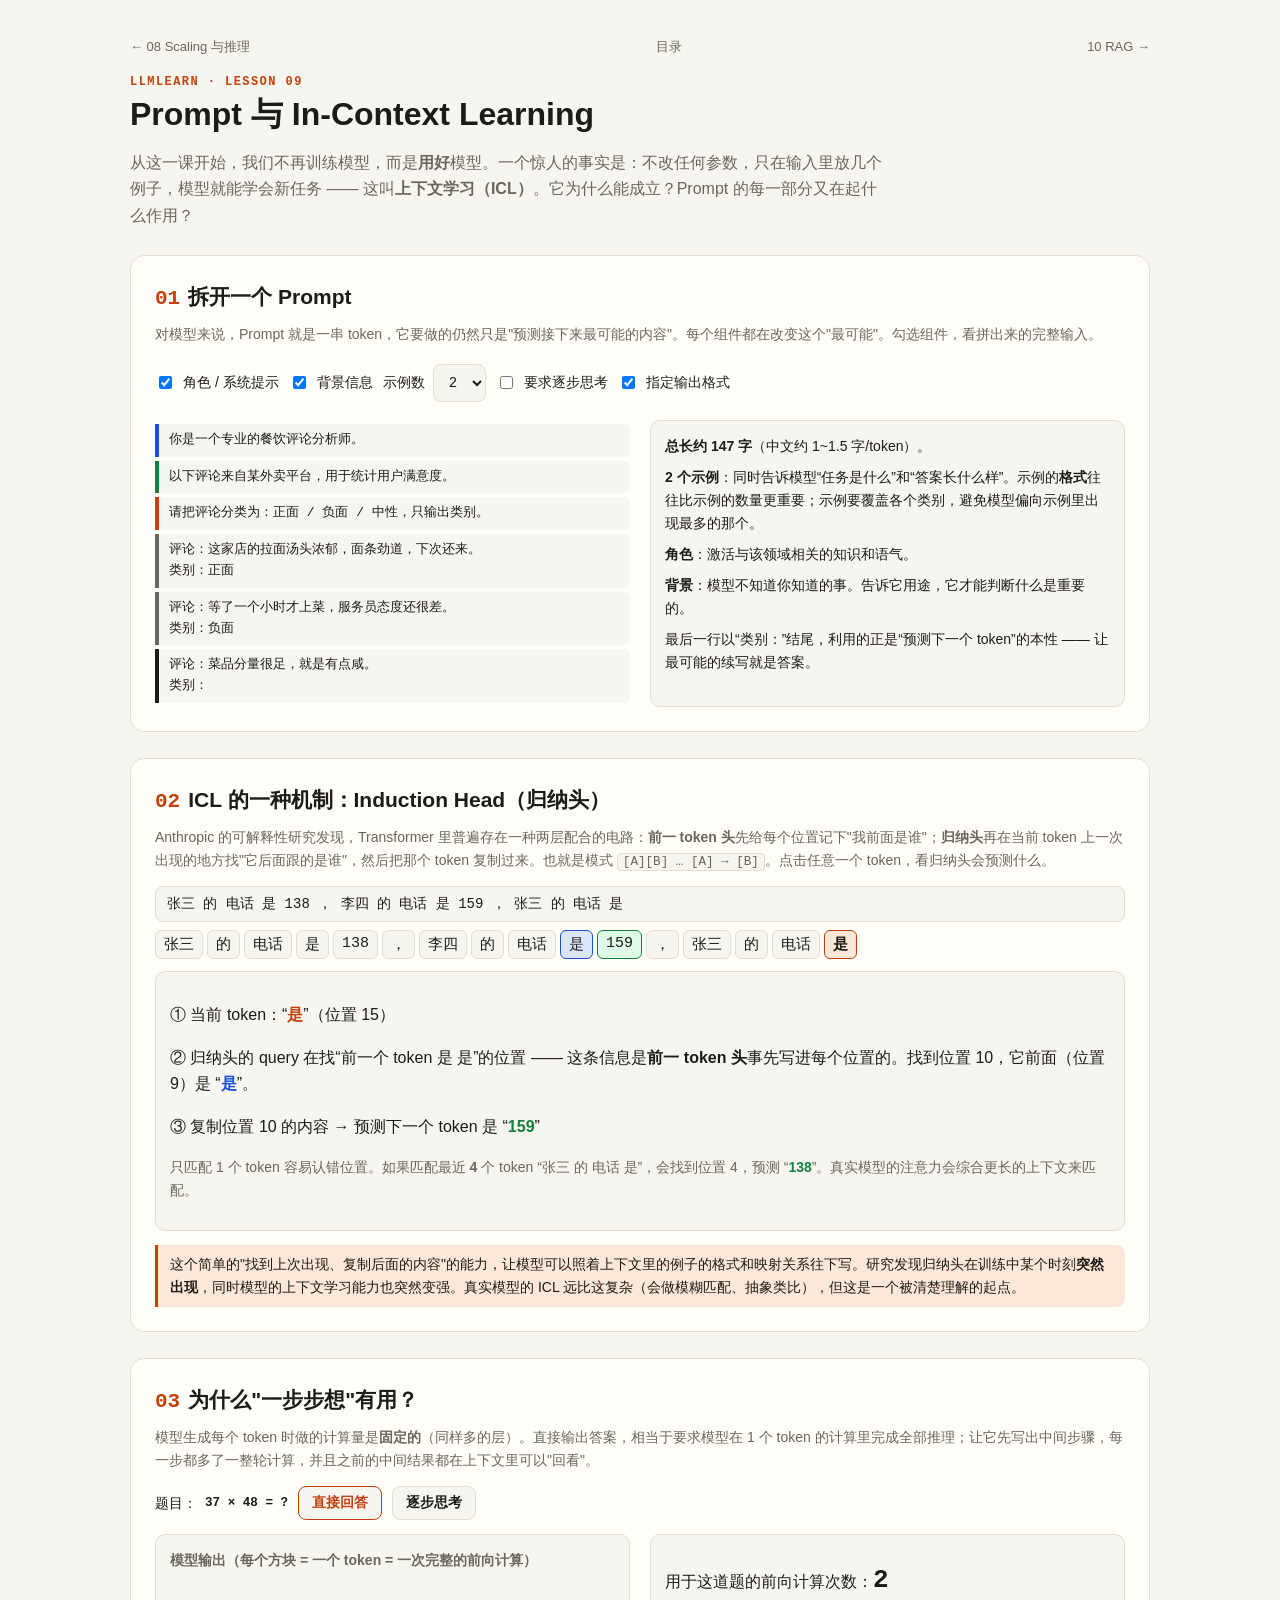
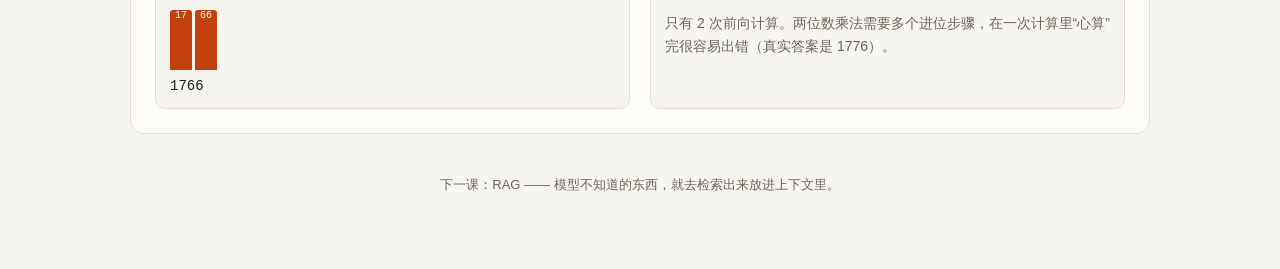
<file: lessons/09-prompt-icl/viz.html>
<!DOCTYPE html>
<html lang="zh-CN">
<head>
<meta charset="UTF-8"><meta name="viewport" content="width=device-width, initial-scale=1">
<title>第 09 课 · Prompt 与 In-Context Learning</title>
<link rel="stylesheet" href="../../assets/lesson.css">
<script src="../../assets/common.js"></script>
<style>
  .seg{border-left:4px solid;padding:6px 10px;margin:4px 0;font:13px/1.6 var(--mono);white-space:pre-wrap;border-radius:0 6px 6px 0;background:var(--bg)}
  .knob{display:flex;align-items:center;gap:8px;font-size:14px;margin:4px 0}
  .tokrow{display:flex;flex-wrap:wrap;gap:4px;margin-top:8px}
  .tokrow span{font:15px var(--mono);padding:4px 8px;border:1px solid var(--line);border-radius:6px;cursor:pointer;background:var(--bg)}
  .tokrow span.cur{border-color:var(--accent);background:var(--accent-soft);font-weight:700}
  .tokrow span.prev{border-color:var(--blue);background:var(--blue-soft)}
  .tokrow span.copy{border-color:var(--green);background:var(--green-soft)}
  .cot{display:flex;flex-wrap:wrap;gap:3px;align-items:flex-end;min-height:90px}
  .cot div{width:22px;background:var(--accent);border-radius:3px 3px 0 0;font:10px var(--mono);color:#fff;text-align:center}
  .big{font:700 26px var(--mono)}
</style>
</head>
<body>
<main>
<nav class="top"><a href="../08-scaling-inference/viz.html">← 08 Scaling 与推理</a><a href="../../index.html">目录</a><a href="../10-rag/viz.html">10 RAG →</a></nav>
<header>
  <div class="tag">llmlearn · Lesson 09</div>
  <h1>Prompt 与 In-Context Learning</h1>
  <p class="lead">从这一课开始，我们不再训练模型，而是<b>用好</b>模型。一个惊人的事实是：不改任何参数，只在输入里放几个例子，模型就能学会新任务 —— 这叫<b>上下文学习（ICL）</b>。它为什么能成立？Prompt 的每一部分又在起什么作用？</p>
</header>

<section>
  <h2><span class="n">01</span>拆开一个 Prompt</h2>
  <p class="hint">对模型来说，Prompt 就是一串 token，它要做的仍然只是"预测接下来最可能的内容"。每个组件都在改变这个"最可能"。勾选组件，看拼出来的完整输入。</p>
  <div class="row">
    <label class="knob"><input type="checkbox" id="pSys" checked> 角色 / 系统提示</label>
    <label class="knob"><input type="checkbox" id="pCtx" checked> 背景信息</label>
    <span class="knob">示例数 <select id="pShot"><option>0</option><option selected>2</option><option>3</option></select></span>
    <label class="knob"><input type="checkbox" id="pCot"> 要求逐步思考</label>
    <label class="knob"><input type="checkbox" id="pFmt" checked> 指定输出格式</label>
  </div>
  <div class="grid2">
    <div id="prompt"></div>
    <div class="box" id="pNote" style="font-size:14px"></div>
  </div>
</section>

<section>
  <h2><span class="n">02</span>ICL 的一种机制：Induction Head（归纳头）</h2>
  <p class="hint">Anthropic 的可解释性研究发现，Transformer 里普遍存在一种两层配合的电路：<b>前一 token 头</b>先给每个位置记下"我前面是谁"；<b>归纳头</b>再在当前 token 上一次出现的地方找"它后面跟的是谁"，然后把那个 token 复制过来。也就是模式 <code>[A][B] … [A] → [B]</code>。点击任意一个 token，看归纳头会预测什么。</p>
  <input type="text" id="seq" value="张三 的 电话 是 138 ， 李四 的 电话 是 159 ， 张三 的 电话 是">
  <div class="tokrow" id="toks"></div>
  <div class="box" style="margin-top:12px" id="ind"></div>
  <div class="callout">这个简单的"找到上次出现、复制后面的内容"的能力，让模型可以照着上下文里的例子的格式和映射关系往下写。研究发现归纳头在训练中某个时刻<b>突然出现</b>，同时模型的上下文学习能力也突然变强。真实模型的 ICL 远比这复杂（会做模糊匹配、抽象类比），但这是一个被清楚理解的起点。</div>
</section>

<section>
  <h2><span class="n">03</span>为什么"一步步想"有用？</h2>
  <p class="hint">模型生成每个 token 时做的计算量是<b>固定的</b>（同样多的层）。直接输出答案，相当于要求模型在 1 个 token 的计算里完成全部推理；让它先写出中间步骤，每一步都多了一整轮计算，并且之前的中间结果都在上下文里可以"回看"。</p>
  <div class="row"><span class="knob">题目：<b class="mono">37 × 48 = ?</b></span><button id="cotA" class="on">直接回答</button><button id="cotB">逐步思考</button></div>
  <div class="grid2">
    <div class="box"><h3>模型输出（每个方块 = 一个 token = 一次完整的前向计算）</h3><div class="cot" id="cotBars"></div><div id="cotTxt" style="font:14px var(--mono);margin-top:8px;white-space:pre-wrap"></div></div>
    <div class="box"><p>用于这道题的前向计算次数：<span class="big" id="cotN"></span></p><p class="hint" id="cotNote"></p></div>
  </div>
</section>

<footer>下一课：RAG —— 模型不知道的东西，就去检索出来放进上下文里。</footer>
</main>

<script>
/* ---------- 01 Prompt 组件 ---------- */
const COL = {sys:'--blue', ctx:'--green', shot:'--muted', cot:'--accent', fmt:'--accent', q:'--ink'};
const SHOTS = [
  ['这家店的拉面汤头浓郁，面条劲道，下次还来。','正面'],
  ['等了一个小时才上菜，服务员态度还很差。','负面'],
  ['环境一般，但价格实惠，性价比还可以。','中性'],
];
function drawPrompt(){
  const segs = [];
  if ($('#pSys').checked) segs.push(['sys','你是一个专业的餐饮评论分析师。']);
  if ($('#pCtx').checked) segs.push(['ctx','以下评论来自某外卖平台，用于统计用户满意度。']);
  if ($('#pFmt').checked) segs.push(['fmt','请把评论分类为：正面 / 负面 / 中性，只输出类别。']);
  const k = +$('#pShot').value;
  SHOTS.slice(0,k).forEach(([t,l])=>segs.push(['shot',`评论：${t}\n类别：${l}`]));
  if ($('#pCot').checked) segs.push(['cot','先简要分析评论中的关键信息，再给出类别。']);
  segs.push(['q','评论：菜品分量很足，就是有点咸。\n类别：']);
  $('#prompt').innerHTML = segs.map(([k,t])=>`<div class="seg" style="border-color:var(${COL[k]})">${esc(t)}</div>`).join('');
  const len = segs.map(s=>s[1]).join('\n').length;
  const notes = [];
  notes.push(`<b>总长约 ${len} 字</b>（中文约 1~1.5 字/token）。`);
  if (!$('#pFmt').checked && k===0) notes.push('⚠️ 没有格式要求也没有示例：模型可能输出一大段分析，而不是一个类别词。');
  if (k>0) notes.push(`<b>${k} 个示例</b>：同时告诉模型“任务是什么”和“答案长什么样”。示例的<b>格式</b>往往比示例的数量更重要；示例要覆盖各个类别，避免模型偏向示例里出现最多的那个。`);
  if ($('#pSys').checked) notes.push('<b>角色</b>：激活与该领域相关的知识和语气。');
  if ($('#pCtx').checked) notes.push('<b>背景</b>：模型不知道你知道的事。告诉它用途，它才能判断什么是重要的。');
  if ($('#pCot').checked) notes.push('<b>逐步思考</b>：给模型额外的“计算步数”（见实验 03）。注意它和“只输出类别”有冲突 —— 好的 prompt 要前后一致，可以要求“先分析，最后一行只写类别”。');
  notes.push('最后一行以“类别：”结尾，利用的正是“预测下一个 token”的本性 —— 让最可能的续写就是答案。');
  $('#pNote').innerHTML = notes.map(n=>`<p style="margin:0 0 8px">${n}</p>`).join('');
}
['pSys','pCtx','pShot','pCot','pFmt'].forEach(id=>$('#'+id).oninput=drawPrompt);

/* ---------- 02 Induction head ---------- */
let cur = -1;
function drawInd(){
  const t = $('#seq').value.trim().split(/\s+/).filter(Boolean);
  if (cur<0 || cur>=t.length) cur = t.length-1;
  // 找当前 token 上一次出现的位置
  let prev = -1; for (let j=cur-1;j>=0;j--) if (t[j]===t[cur]) { prev=j; break; }
  const copy = prev>=0 && prev+1<=cur ? prev+1 : -1;
  $('#toks').innerHTML = t.map((w,i)=>`<span data-i="${i}" class="${i===cur?'cur':i===prev?'prev':i===copy?'copy':''}">${esc(w)}</span>`).join('');
  $$('#toks span').forEach(s=>s.onclick=()=>{ cur=+s.dataset.i; drawInd(); });
  $('#ind').innerHTML = prev<0
    ? `<p>当前 token “<b>${esc(t[cur])}</b>” 在前面没有出现过 → 归纳头没有可以复制的东西，模型只能靠其他知识猜。</p>`
    : `<p>① 当前 token：“<b style="color:var(--accent)">${esc(t[cur])}</b>”（位置 ${cur}）</p>
       <p>② 归纳头的 query 在找“前一个 token 是 ${esc(t[cur])}”的位置 —— 这条信息是<b>前一 token 头</b>事先写进每个位置的。找到位置 ${copy}，它前面（位置 ${prev}）是 “<b style="color:var(--blue)">${esc(t[prev])}</b>”。</p>
       <p>③ 复制位置 ${copy} 的内容 → 预测下一个 token 是 “<b style="color:var(--green)">${esc(t[copy])}</b>”</p>` + longer(t);
}
function longer(t){
  // 匹配更长的后缀（以当前 token 结尾），看看预测会不会变
  for (let k=Math.min(6,cur); k>1; k--){
    const suf = t.slice(cur-k+1, cur+1).join(' ');
    for (let j=cur-1; j>=k-1; j--){
      if (t.slice(j-k+1, j+1).join(' ')===suf && j+1<=cur)
        return `<p class="hint" style="margin-top:8px">只匹配 1 个 token 容易认错位置。如果匹配最近 <b>${k}</b> 个 token “${esc(suf)}”，会找到位置 ${j+1}，预测 “<b style="color:var(--green)">${esc(t[j+1])}</b>”。真实模型的注意力会综合更长的上下文来匹配。</p>`;
    }
  }
  return '';
}
$('#seq').oninput = ()=>{ cur=-1; drawInd(); };

/* ---------- 03 CoT ---------- */
const COT = {
  A: {txt:'1766', toks:['17','66'], note:'只有 2 次前向计算。两位数乘法需要多个进位步骤，在一次计算里“心算”完很容易出错（真实答案是 1776）。'},
  B: {txt:'37 × 48\n= 37 × 50 − 37 × 2\n= 1850 − 74\n= 1776', toks:['37','×','48','=','37','×','50','−','37','×','2','=','18','50','−','74','=','17','76'], note:'19 次前向计算。每一步只需要做简单运算，中间结果写在上下文里，后面的 token 可以直接“看”到。这就是思维链（Chain-of-Thought）和推理模型“先想再答”的直觉。'},
};
let cm = 'A';
function drawCot(){
  const c = COT[cm];
  $('#cotA').classList.toggle('on', cm==='A'); $('#cotB').classList.toggle('on', cm==='B');
  $('#cotBars').innerHTML = c.toks.map(t=>`<div style="height:${60}px" title="${t}">${t.length<=2?t:''}</div>`).join('');
  $('#cotTxt').textContent = c.txt; $('#cotN').textContent = c.toks.length; $('#cotNote').textContent = c.note;
}
$('#cotA').onclick = ()=>{ cm='A'; drawCot(); }; $('#cotB').onclick = ()=>{ cm='B'; drawCot(); };

drawPrompt(); drawInd(); drawCot();
</script>
</body>
</html>
</file>
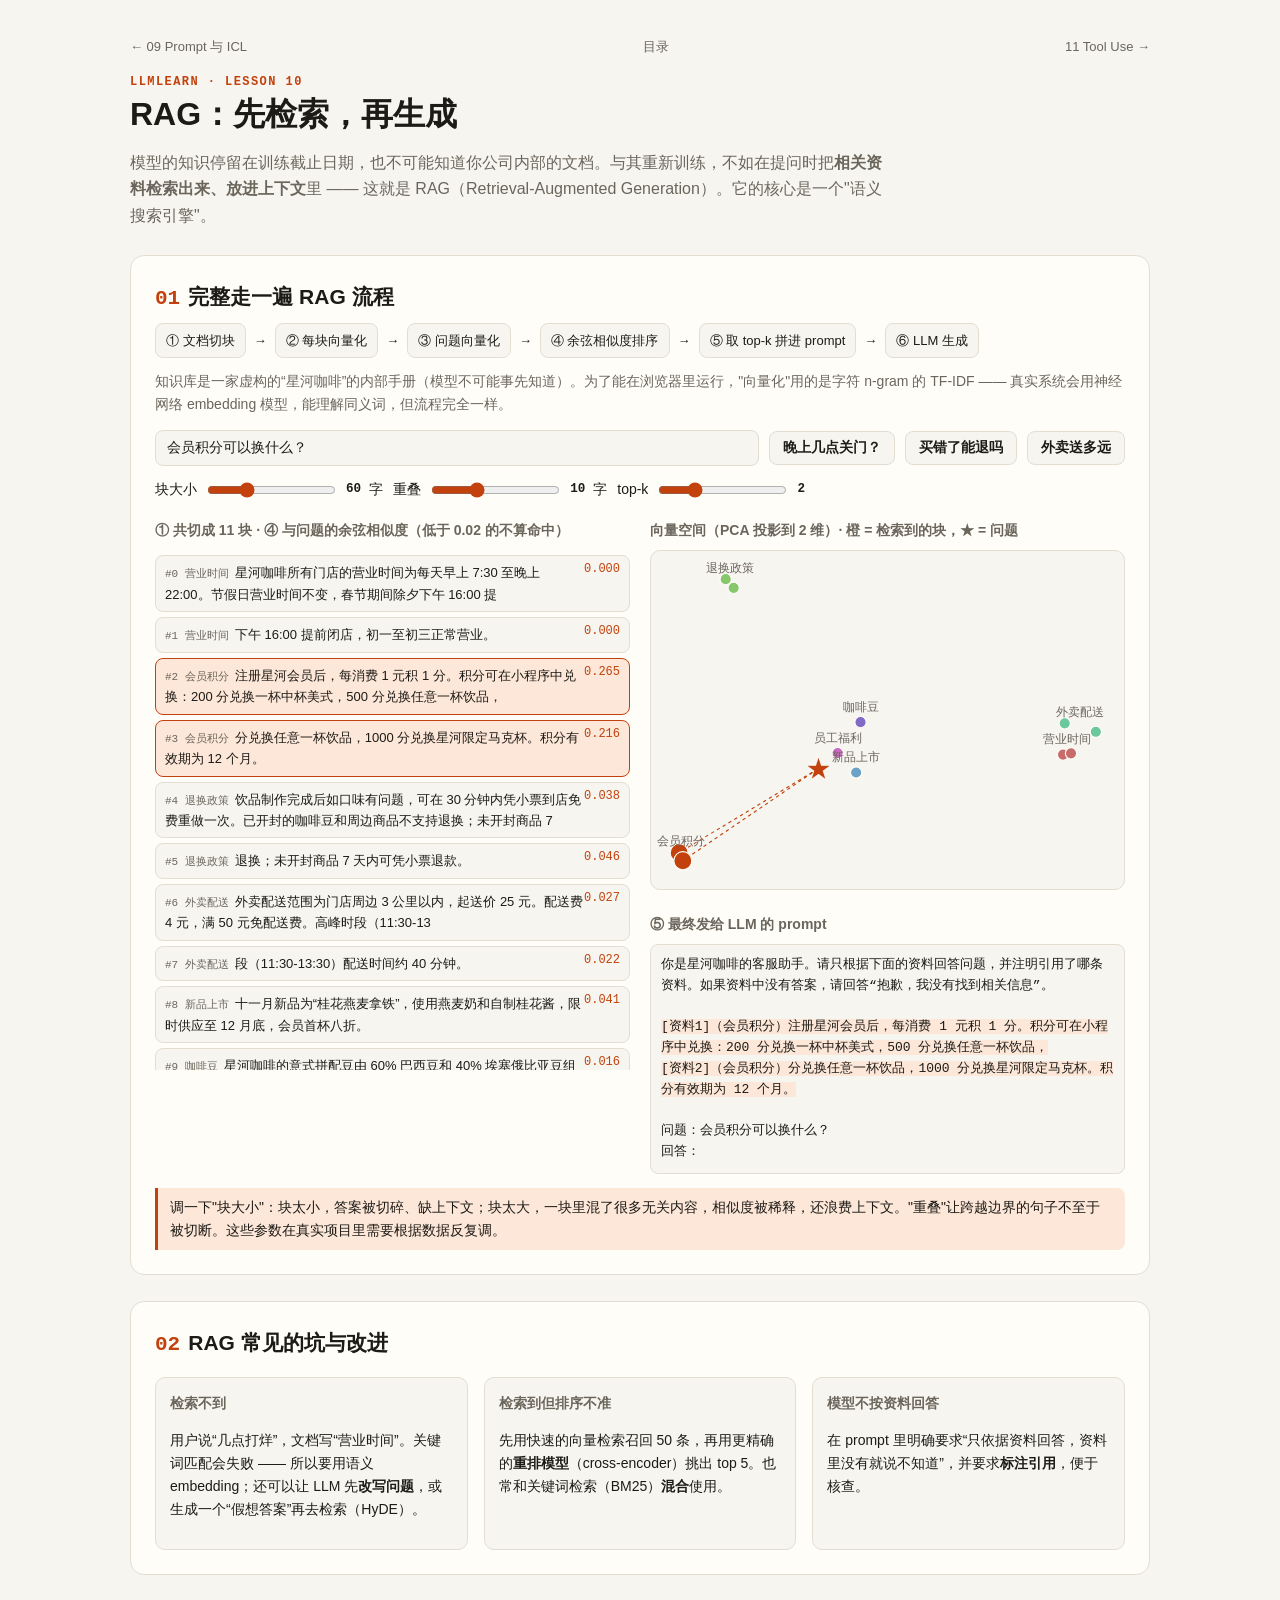
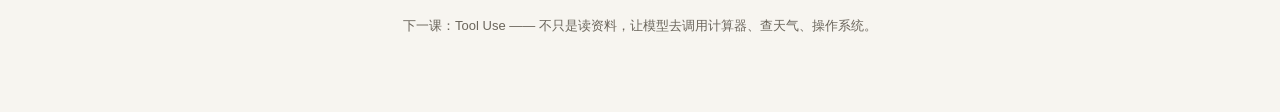
<file: lessons/10-rag/viz.html>
<!DOCTYPE html>
<html lang="zh-CN">
<head>
<meta charset="UTF-8"><meta name="viewport" content="width=device-width, initial-scale=1">
<title>第 10 课 · RAG 检索增强生成</title>
<link rel="stylesheet" href="../../assets/lesson.css">
<script src="../../assets/common.js"></script>
<style>
  .knob{display:flex;align-items:center;gap:8px;font-size:14px;margin:4px 0}
  .chunk{font-size:13px;border:1px solid var(--line);border-radius:8px;padding:6px 9px;margin:5px 0;background:var(--bg);position:relative}
  .chunk .id{font:11px var(--mono);color:var(--muted);margin-right:6px}
  .chunk.hit{border-color:var(--accent);background:var(--accent-soft)}
  .chunk .sc{float:right;font:12px var(--mono);color:var(--accent)}
  .flow{display:flex;gap:8px;flex-wrap:wrap;align-items:center;font-size:13px;margin-bottom:12px}
  .flow span.s{padding:6px 10px;border:1px solid var(--line);border-radius:8px;background:var(--bg)}
  .pr{font:13px/1.6 var(--mono);white-space:pre-wrap;background:var(--bg);border:1px solid var(--line);border-radius:8px;padding:10px;max-height:340px;overflow:auto}
  .pr .ctx{background:var(--accent-soft)}
</style>
</head>
<body>
<main>
<nav class="top"><a href="../09-prompt-icl/viz.html">← 09 Prompt 与 ICL</a><a href="../../index.html">目录</a><a href="../11-tool-use/viz.html">11 Tool Use →</a></nav>
<header>
  <div class="tag">llmlearn · Lesson 10</div>
  <h1>RAG：先检索，再生成</h1>
  <p class="lead">模型的知识停留在训练截止日期，也不可能知道你公司内部的文档。与其重新训练，不如在提问时把<b>相关资料检索出来、放进上下文</b>里 —— 这就是 RAG（Retrieval-Augmented Generation）。它的核心是一个"语义搜索引擎"。</p>
</header>

<section>
  <h2><span class="n">01</span>完整走一遍 RAG 流程</h2>
  <div class="flow"><span class="s">① 文档切块</span>→<span class="s">② 每块向量化</span>→<span class="s">③ 问题向量化</span>→<span class="s">④ 余弦相似度排序</span>→<span class="s">⑤ 取 top-k 拼进 prompt</span>→<span class="s">⑥ LLM 生成</span></div>
  <p class="hint">知识库是一家虚构的“星河咖啡”的内部手册（模型不可能事先知道）。为了能在浏览器里运行，"向量化"用的是字符 n-gram 的 TF-IDF —— 真实系统会用神经网络 embedding 模型，能理解同义词，但流程完全一样。</p>
  <div class="row">
    <input type="text" id="q" value="会员积分可以换什么？" style="flex:1;min-width:240px">
    <button data-q="晚上几点关门？">晚上几点关门？</button><button data-q="买错了能退吗">买错了能退吗</button><button data-q="外卖送多远">外卖送多远</button>
  </div>
  <div class="row" style="margin-top:8px">
    <span class="knob">块大小 <input type="range" id="cs" min="20" max="160" step="10" value="60"> <b class="mono" id="csv"></b> 字</span>
    <span class="knob">重叠 <input type="range" id="ov" min="0" max="30" step="5" value="10"> <b class="mono" id="ovv"></b> 字</span>
    <span class="knob">top-k <input type="range" id="k" min="1" max="5" value="2"> <b class="mono" id="kv"></b></span>
  </div>
  <div class="grid2">
    <div><h3 id="chTitle"></h3><div id="chunks" style="max-height:520px;overflow:auto"></div></div>
    <div>
      <h3>向量空间（PCA 投影到 2 维）· 橙 = 检索到的块，★ = 问题</h3>
      <svg id="map" viewBox="0 0 420 300" style="width:100%;border:1px solid var(--line);border-radius:10px;background:var(--bg)"></svg>
      <h3 style="margin-top:14px">⑤ 最终发给 LLM 的 prompt</h3>
      <div class="pr" id="prompt"></div>
    </div>
  </div>
  <div class="callout">调一下"块大小"：块太小，答案被切碎、缺上下文；块太大，一块里混了很多无关内容，相似度被稀释，还浪费上下文。"重叠"让跨越边界的句子不至于被切断。这些参数在真实项目里需要根据数据反复调。</div>
</section>

<section>
  <h2><span class="n">02</span>RAG 常见的坑与改进</h2>
  <div class="grid3">
    <div class="box"><h3>检索不到</h3><p style="font-size:14px">用户说“几点打烊”，文档写“营业时间”。关键词匹配会失败 —— 所以要用语义 embedding；还可以让 LLM 先<b>改写问题</b>，或生成一个“假想答案”再去检索（HyDE）。</p></div>
    <div class="box"><h3>检索到但排序不准</h3><p style="font-size:14px">先用快速的向量检索召回 50 条，再用更精确的<b>重排模型</b>（cross-encoder）挑出 top 5。也常和关键词检索（BM25）<b>混合</b>使用。</p></div>
    <div class="box"><h3>模型不按资料回答</h3><p style="font-size:14px">在 prompt 里明确要求“只依据资料回答，资料里没有就说不知道”，并要求<b>标注引用</b>，便于核查。</p></div>
  </div>
</section>

<footer>下一课：Tool Use —— 不只是读资料，让模型去调用计算器、查天气、操作系统。</footer>
</main>

<script>
const DOCS = [
  ['营业时间','星河咖啡所有门店的营业时间为每天早上 7:30 至晚上 22:00。节假日营业时间不变，春节期间除夕下午 16:00 提前闭店，初一至初三正常营业。'],
  ['会员积分','注册星河会员后，每消费 1 元积 1 分。积分可在小程序中兑换：200 分兑换一杯中杯美式，500 分兑换任意一杯饮品，1000 分兑换星河限定马克杯。积分有效期为 12 个月。'],
  ['退换政策','饮品制作完成后如口味有问题，可在 30 分钟内凭小票到店免费重做一次。已开封的咖啡豆和周边商品不支持退换；未开封商品 7 天内可凭小票退款。'],
  ['外卖配送','外卖配送范围为门店周边 3 公里以内，起送价 25 元。配送费 4 元，满 50 元免配送费。高峰时段（11:30-13:30）配送时间约 40 分钟。'],
  ['新品上市','十一月新品为“桂花燕麦拿铁”，使用燕麦奶和自制桂花酱，限时供应至 12 月底，会员首杯八折。'],
  ['咖啡豆','星河咖啡的意式拼配豆由 60% 巴西豆和 40% 埃塞俄比亚豆组成，中深烘焙，风味有坚果、可可和柑橘的味道。'],
  ['员工福利','门店员工每个班次可免费领取一杯饮品，入职满一年可参加咖啡师进阶培训，培训费用由公司承担。'],
];
const vis = s => s;

/* ---------- 切块 ---------- */
function chunkAll(size, ov){
  const out = [];
  DOCS.forEach(([title, text]) => {
    const step = Math.max(5, size - ov);
    for (let i=0; i<text.length; i+=step){ out.push({title, text: text.slice(i, i+size)}); if (i+size >= text.length) break; }
  });
  return out;
}
/* ---------- 向量化：字符 1-gram + 2-gram 的 TF-IDF ---------- */
const STOP = new Set('的了是在和，。、：（）“”0123456789 -'.split(''));
function grams(s){ const c=[...s].filter(ch=>!STOP.has(ch)), g=[...c]; for(let i=0;i<c.length-1;i++) g.push(c[i]+c[i+1]); return g; }
function tfidf(texts){
  const tf = texts.map(t=>{ const m=new Map(); grams(t).forEach(g=>m.set(g,(m.get(g)||0)+1)); return m; });
  const df = new Map(); tf.forEach(m=>m.forEach((_,g)=>df.set(g,(df.get(g)||0)+1)));
  const N = texts.length, idf = g => Math.log((N+1)/((df.get(g)||0)+1))+1;
  const vec = m => { const v=new Map(); let n=0; m.forEach((c,g)=>{ const w=(1+Math.log(c))*idf(g); v.set(g,w); n+=w*w; }); n=Math.sqrt(n)||1; v.forEach((w,g)=>v.set(g,w/n)); return v; };
  return { vecs: tf.map(vec), embed: t => { const m=new Map(); grams(t).forEach(g=>m.set(g,(m.get(g)||0)+1)); return vec(m); } };
}
const cosine = (a,b) => { let s=0; a.forEach((w,g)=>{ if(b.has(g)) s+=w*b.get(g); }); return s; };

/* ---------- PCA（对 Gram 矩阵做幂迭代） ---------- */
function pca2(vecs){
  const n = vecs.length, G = vecs.map(a=>vecs.map(b=>cosine(a,b)));
  const mean = G.map(r=>r.reduce((x,y)=>x+y)/n), tot = mean.reduce((x,y)=>x+y)/n;
  const C = G.map((r,i)=>r.map((v,j)=>v-mean[i]-mean[j]+tot));      // 双中心化
  const eig = (M, deflate) => { let v = Array.from({length:n},(_,i)=>Math.sin(i+1+(deflate?3:0)));
    for (let it=0; it<200; it++){ let w = M.map(r=>dot(r,v)); if (deflate){ const p=dot(w,deflate); w=w.map((x,i)=>x-p*deflate[i]); } const nn=Math.hypot(...w)||1; v=w.map(x=>x/nn); }
    const lam = dot(M.map(r=>dot(r,v)), v); return [v, Math.max(lam,1e-9)]; };
  const [v1,l1] = eig(C), [v2,l2] = eig(C, v1);
  return { pts: vecs.map((_,i)=>[v1[i]*Math.sqrt(l1), v2[i]*Math.sqrt(l2)]), C, v1, v2, l1, l2, mean, tot, G };
}

function run(){
  const size=+$('#cs').value, ov=Math.min(+$('#ov').value, size-10), k=+$('#k').value, q=$('#q').value.trim();
  $('#csv').textContent=size; $('#ovv').textContent=ov; $('#kv').textContent=k;
  const chunks = chunkAll(size, ov), model = tfidf(chunks.map(c=>c.title+' '+c.text));
  const qv = model.embed(q), scores = model.vecs.map(v=>cosine(qv,v));
  const rank = scores.map((s,i)=>[s,i]).sort((a,b)=>b[0]-a[0]).filter(([s],j)=>j<k ? s>0.02 : true), top = rank.filter(([s])=>s>0.02).slice(0,k), hits = new Set(top.map(r=>r[1]));
  $('#chTitle').textContent = `① 共切成 ${chunks.length} 块 · ④ 与问题的余弦相似度（低于 0.02 的不算命中）`;
  $('#chunks').innerHTML = chunks.map((c,i)=>`<div class="chunk ${hits.has(i)?'hit':''}"><span class="sc">${scores[i].toFixed(3)}</span><span class="id">#${i} ${c.title}</span>${esc(c.text)}</div>`).join('');
  // 2D map：块 + 问题（问题按 Gram 投影到同一坐标）
  const P = pca2(model.vecs), n = chunks.length;
  const gq = model.vecs.map(v=>cosine(qv,v)), mq = gq.reduce((a,b)=>a+b)/n;
  const cq = gq.map((g,i)=>g - mq - P.mean[i] + P.tot);
  const qp = [dot(cq,P.v1)/Math.sqrt(P.l1), dot(cq,P.v2)/Math.sqrt(P.l2)];
  const all = [...P.pts, qp], xs = all.map(p=>p[0]), ys = all.map(p=>p[1]);
  const [x0,x1,y0,y1] = [Math.min(...xs),Math.max(...xs),Math.min(...ys),Math.max(...ys)];
  const sx = x => 25+(x-x0)/((x1-x0)||1)*370, sy = y => 275-(y-y0)/((y1-y0)||1)*250;
  const titles = [...new Set(DOCS.map(d=>d[0]))], hue = t => titles.indexOf(t)*51;
  let s = '';
  top.forEach(([_,i]) => s += `<line x1="${sx(qp[0])}" y1="${sy(qp[1])}" x2="${sx(P.pts[i][0])}" y2="${sy(P.pts[i][1])}" stroke="${cssVar('--accent')}" stroke-dasharray="3 3"/>`);
  P.pts.forEach((p,i)=> s += `<circle cx="${sx(p[0])}" cy="${sy(p[1])}" r="${hits.has(i)?8:5}" fill="${hits.has(i)?cssVar('--accent'):`hsl(${hue(chunks[i].title)} 45% 60%)`}" stroke="${cssVar('--card')}"><title>#${i} ${chunks[i].title}</title></circle>`);
  titles.forEach((t,j)=>{ const idx = chunks.map((c,i)=>c.title===t?i:-1).filter(i=>i>=0); const cx = idx.reduce((a,i)=>a+sx(P.pts[i][0]),0)/idx.length, cy = idx.reduce((a,i)=>a+sy(P.pts[i][1]),0)/idx.length; s += `<text x="${cx}" y="${cy-10}" font-size="11" text-anchor="middle" fill="${cssVar('--muted')}">${t}</text>`; });
  s += `<text x="${sx(qp[0])}" y="${sy(qp[1])+7}" font-size="22" text-anchor="middle" fill="${cssVar('--accent')}">★</text>`;
  $('#map').innerHTML = s;
  // prompt
  const ctx = top.length ? top.map(([_,i],j)=>`[资料${j+1}]（${chunks[i].title}）${chunks[i].text}`).join('\n') : '（没有检索到相关度足够的资料）';
  $('#prompt').innerHTML = esc(`你是星河咖啡的客服助手。请只根据下面的资料回答问题，并注明引用了哪条资料。如果资料中没有答案，请回答“抱歉，我没有找到相关信息”。\n\n`) +
    `<span class="ctx">${esc(ctx)}</span>` + esc(`\n\n问题：${q}\n回答：`);
}
['q','cs','ov','k'].forEach(id=>$('#'+id).oninput=run);
$$('button[data-q]').forEach(b=>b.onclick=()=>{ $('#q').value=b.dataset.q; run(); });
run();
</script>
</body>
</html>
</file>
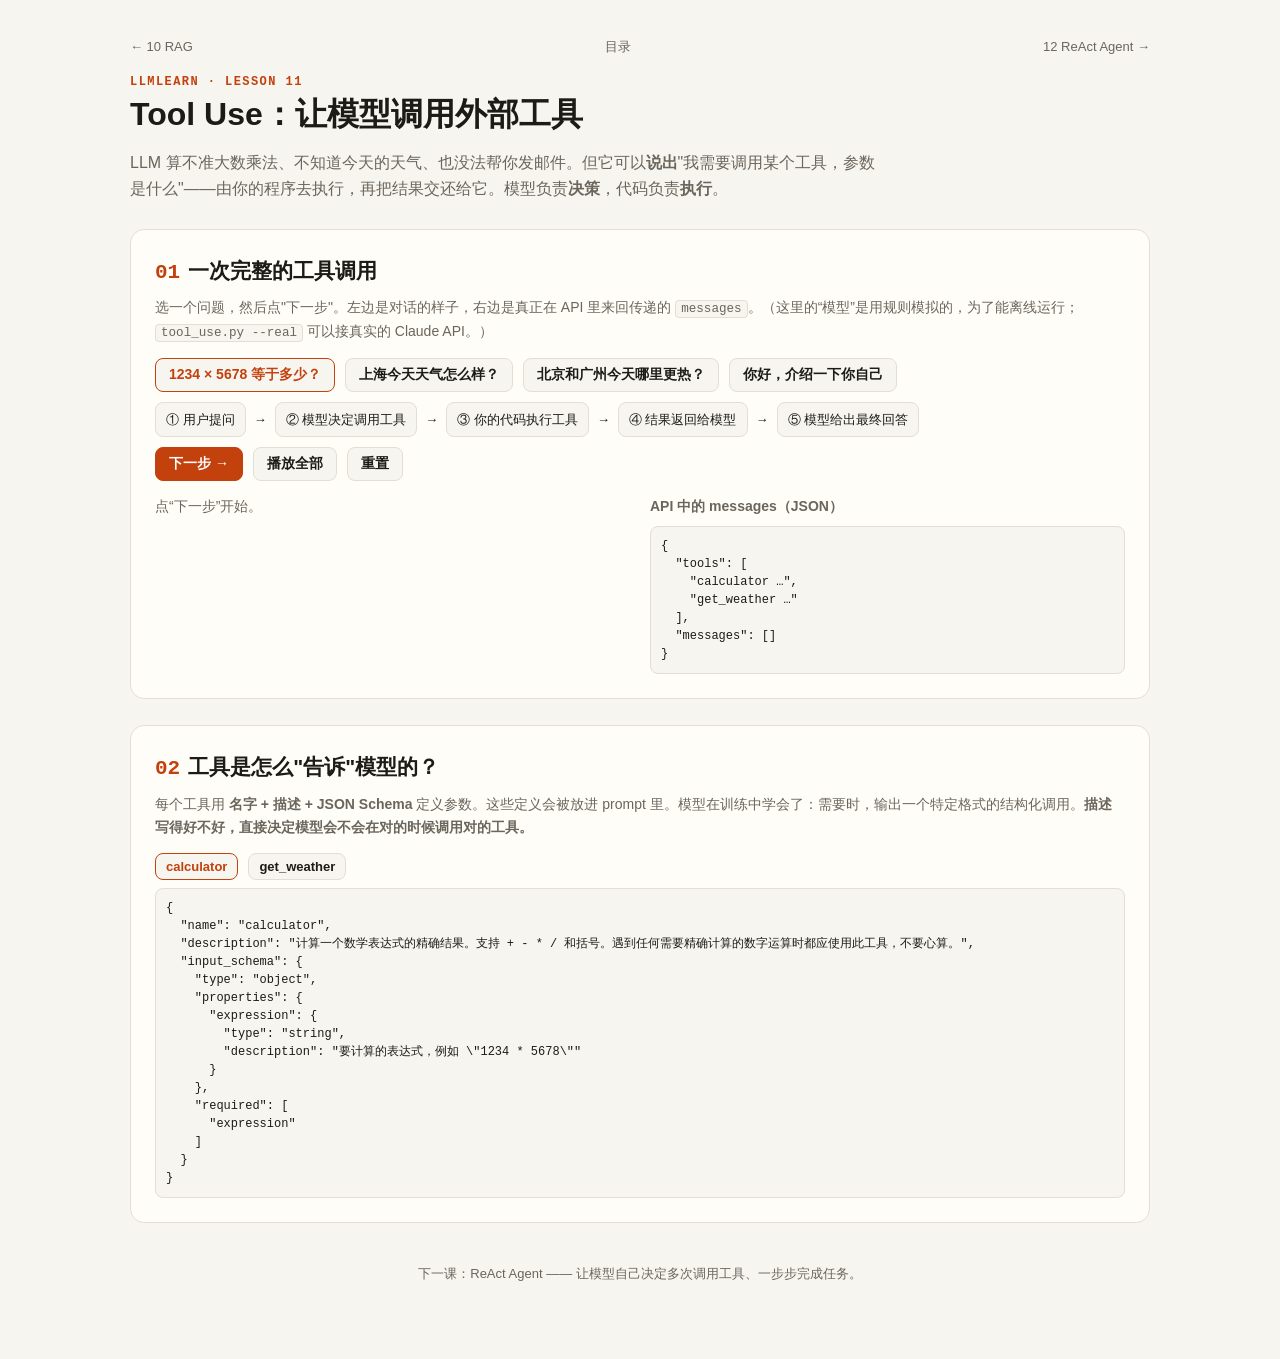
<file: lessons/11-tool-use/viz.html>
<!DOCTYPE html>
<html lang="zh-CN">
<head>
<meta charset="UTF-8"><meta name="viewport" content="width=device-width, initial-scale=1">
<title>第 11 课 · Tool Use / Function Calling</title>
<link rel="stylesheet" href="../../assets/lesson.css">
<script src="../../assets/common.js"></script>
<style>
  pre{font:12px/1.5 var(--mono);background:var(--bg);border:1px solid var(--line);border-radius:8px;padding:10px;overflow:auto;max-height:420px;margin:0}
  .msg pre{max-height:none;border:none;padding:4px 0 0;background:transparent}
  .tabs button{font-size:13px;padding:5px 10px}
  .lp{display:flex;gap:8px;flex-wrap:wrap;align-items:center;font-size:13px;margin:10px 0}
  .lp span.s{padding:6px 10px;border:1px solid var(--line);border-radius:8px;background:var(--bg)}
  .lp span.s.on{border-color:var(--accent);background:var(--accent-soft);color:var(--accent);font-weight:700}
</style>
</head>
<body>
<main>
<nav class="top"><a href="../10-rag/viz.html">← 10 RAG</a><a href="../../index.html">目录</a><a href="../12-react-agent/viz.html">12 ReAct Agent →</a></nav>
<header>
  <div class="tag">llmlearn · Lesson 11</div>
  <h1>Tool Use：让模型调用外部工具</h1>
  <p class="lead">LLM 算不准大数乘法、不知道今天的天气、也没法帮你发邮件。但它可以<b>说出</b>"我需要调用某个工具，参数是什么"——由你的程序去执行，再把结果交还给它。模型负责<b>决策</b>，代码负责<b>执行</b>。</p>
</header>

<section>
  <h2><span class="n">01</span>一次完整的工具调用</h2>
  <p class="hint">选一个问题，然后点"下一步"。左边是对话的样子，右边是真正在 API 里来回传递的 <code>messages</code>。（这里的“模型”是用规则模拟的，为了能离线运行；<code>tool_use.py --real</code> 可以接真实的 Claude API。）</p>
  <div class="row">
    <button data-q="1234 × 5678 等于多少？" class="on">1234 × 5678 等于多少？</button>
    <button data-q="上海今天天气怎么样？">上海今天天气怎么样？</button>
    <button data-q="北京和广州今天哪里更热？">北京和广州今天哪里更热？</button>
    <button data-q="你好，介绍一下你自己">你好，介绍一下你自己</button>
  </div>
  <div class="lp" id="lp"><span class="s" data-k="user">① 用户提问</span>→<span class="s" data-k="call">② 模型决定调用工具</span>→<span class="s" data-k="exec">③ 你的代码执行工具</span>→<span class="s" data-k="result">④ 结果返回给模型</span>→<span class="s" data-k="final">⑤ 模型给出最终回答</span></div>
  <div class="row"><button class="primary" id="next">下一步 →</button><button id="all">播放全部</button><button id="rst">重置</button></div>
  <div class="grid2">
    <div id="chat"></div>
    <div><h3>API 中的 messages（JSON）</h3><pre id="raw"></pre></div>
  </div>
</section>

<section>
  <h2><span class="n">02</span>工具是怎么"告诉"模型的？</h2>
  <p class="hint">每个工具用 <b>名字 + 描述 + JSON Schema</b> 定义参数。这些定义会被放进 prompt 里。模型在训练中学会了：需要时，输出一个特定格式的结构化调用。<b>描述写得好不好，直接决定模型会不会在对的时候调用对的工具。</b></p>
  <div class="row tabs" id="ttabs"></div>
  <pre id="tdef" style="margin-top:8px"></pre>
</section>

<footer>下一课：ReAct Agent —— 让模型自己决定多次调用工具、一步步完成任务。</footer>
</main>

<script>
/* ---------- 工具定义 ---------- */
const TOOLS = [
  {name:'calculator', description:'计算一个数学表达式的精确结果。支持 + - * / 和括号。遇到任何需要精确计算的数字运算时都应使用此工具，不要心算。',
   input_schema:{type:'object', properties:{expression:{type:'string', description:'要计算的表达式，例如 "1234 * 5678"'}}, required:['expression']}},
  {name:'get_weather', description:'查询某个城市今天的天气，返回天气状况和温度（摄氏度）。',
   input_schema:{type:'object', properties:{city:{type:'string', description:'城市名，例如 "上海"'}}, required:['city']}},
];
const WEATHER = {'上海':{cond:'多云',temp:18},'北京':{cond:'晴',temp:9},'广州':{cond:'小雨',temp:24},'深圳':{cond:'阴',temp:23}};
const EXEC = {
  calculator: ({expression}) => { if (!/^[\d\s+\-*/().]+$/.test(expression)) return {error:'非法表达式'}; return {result: Function(`"use strict";return (${expression})`)()}; },
  get_weather: ({city}) => WEATHER[city] ? {city, ...WEATHER[city]} : {error:`没有 ${city} 的数据`},
};

/* ---------- 规则模拟的"模型" ---------- */
function fakeModel(messages){
  const last = messages[messages.length-1];
  const userQ = messages[0].content;
  if (last.role === 'user' && typeof last.content === 'string'){
    const m = userQ.replace(/×/g,'*').match(/[\d\s+\-*/().]{3,}/);
    if (m && /\d\s*[*+\-/]\s*\d/.test(m[0])) return {text:'这需要精确计算，我来调用计算器。', calls:[{name:'calculator', input:{expression:m[0].trim()}}]};
    const cities = Object.keys(WEATHER).filter(c=>userQ.includes(c));
    if (/天气|热|冷|温度/.test(userQ) && cities.length) return {text: cities.length>1?`我需要分别查询 ${cities.join('和')} 的天气。`:`我来查一下${cities[0]}的天气。`, calls: cities.map(c=>({name:'get_weather', input:{city:c}}))};
    return {text:'你好！我是一个演示用的助手，可以帮你做精确计算、查询天气。不需要工具的问题我会直接回答。', calls:[]};
  }
  // 收到工具结果后，生成最终回答
  const results = last.content.map(b=>JSON.parse(b.content));
  if (results[0].result !== undefined) return {text:`计算结果是 ${results[0].result.toLocaleString()}。`, calls:[]};
  if (results.length > 1){ const s = [...results].sort((a,b)=>b.temp-a.temp); return {text:`${results.map(r=>`${r.city}今天${r.cond}，${r.temp}°C`).join('；')}。所以${s[0].city}更热，比${s[1].city}高 ${s[0].temp-s[1].temp}°C。`, calls:[]}; }
  const r = results[0]; return {text:`${r.city}今天${r.cond}，气温 ${r.temp}°C。${r.temp<12?'有点冷，记得多穿点。':'温度挺舒适的。'}`, calls:[]};
}

/* ---------- 单步推进 ---------- */
let q, msgs, phase, chat, idc;
function reset(){
  q = $('button[data-q].on').dataset.q; msgs = []; chat = []; phase = 0; idc = 1;
  render();
}
function step(){
  if (phase === 0){ msgs.push({role:'user', content:q}); chat.push({who:'user', html:esc(q)}); phase = 1; hl('user'); }
  else if (phase === 1){
    const r = fakeModel(msgs);
    const content = [{type:'text', text:r.text}, ...r.calls.map(c=>({type:'tool_use', id:'toolu_0'+(idc++), name:c.name, input:c.input}))];
    msgs.push({role:'assistant', content});
    chat.push({who:'assistant', html: esc(r.text) + r.calls.map(c=>`<pre>🔧 ${c.name}(${esc(JSON.stringify(c.input,null,0))})</pre>`).join('')});
    phase = r.calls.length ? 2 : 9; hl(r.calls.length ? 'call' : 'final');
  }
  else if (phase === 2){
    const calls = msgs[msgs.length-1].content.filter(b=>b.type==='tool_use');
    const res = calls.map(c=>({type:'tool_result', tool_use_id:c.id, content: JSON.stringify(EXEC[c.name](c.input))}));
    chat.push({who:'tool', html: res.map((r,i)=>`<pre>${calls[i].name} → ${esc(r.content)}</pre>`).join('') + '<span class="hint">这一步发生在你的程序里，不是模型里。</span>'});
    msgs.push({role:'user', content:res}); phase = 3; hl('exec');
  }
  else if (phase === 3){ phase = 4; hl('result'); chat.push({who:'sys', html:'把 tool_result 作为一条新消息追加到 messages，再次调用模型 API。'}); }
  else if (phase === 4){
    const r = fakeModel(msgs);
    msgs.push({role:'assistant', content:[{type:'text', text:r.text}]});
    chat.push({who:'assistant', html:esc(r.text)}); phase = 9; hl('final');
  }
  render();
}
function hl(k){ $$('#lp .s').forEach(s=>s.classList.toggle('on', s.dataset.k===k)); }
function render(){
  $('#chat').innerHTML = chat.map((c,i)=> c.who==='sys' ? `<p class="hint" style="margin:6px 4px">↻ ${c.html}</p>` :
    `<div class="msg ${c.who} ${i===chat.length-1?'new':''}"><div class="who">${{user:'用户',assistant:'模型',tool:'工具执行'}[c.who]}</div>${c.html}</div>`).join('') || '<p class="hint">点“下一步”开始。</p>';
  $('#raw').textContent = JSON.stringify({tools: TOOLS.map(t=>t.name+' …'), messages: msgs}, null, 2);
  $('#next').disabled = phase === 9;
  if (phase === 0) hl('');
}
$('#next').onclick = step;
$('#all').onclick = async ()=>{ reset(); while (phase !== 9){ step(); await sleep(700); } };
$('#rst').onclick = reset;
$$('button[data-q]').forEach(b=>b.onclick=()=>{ $$('button[data-q]').forEach(x=>x.classList.remove('on')); b.classList.add('on'); reset(); });

/* ---------- 工具定义展示 ---------- */
let tsel = 0;
function drawTools(){
  $('#ttabs').innerHTML = TOOLS.map((t,i)=>`<button class="${i===tsel?'on':''}" data-i="${i}">${t.name}</button>`).join('');
  $$('#ttabs button').forEach(b=>b.onclick=()=>{ tsel=+b.dataset.i; drawTools(); });
  $('#tdef').textContent = JSON.stringify(TOOLS[tsel], null, 2);
}
reset(); drawTools();
</script>
</body>
</html>
</file>
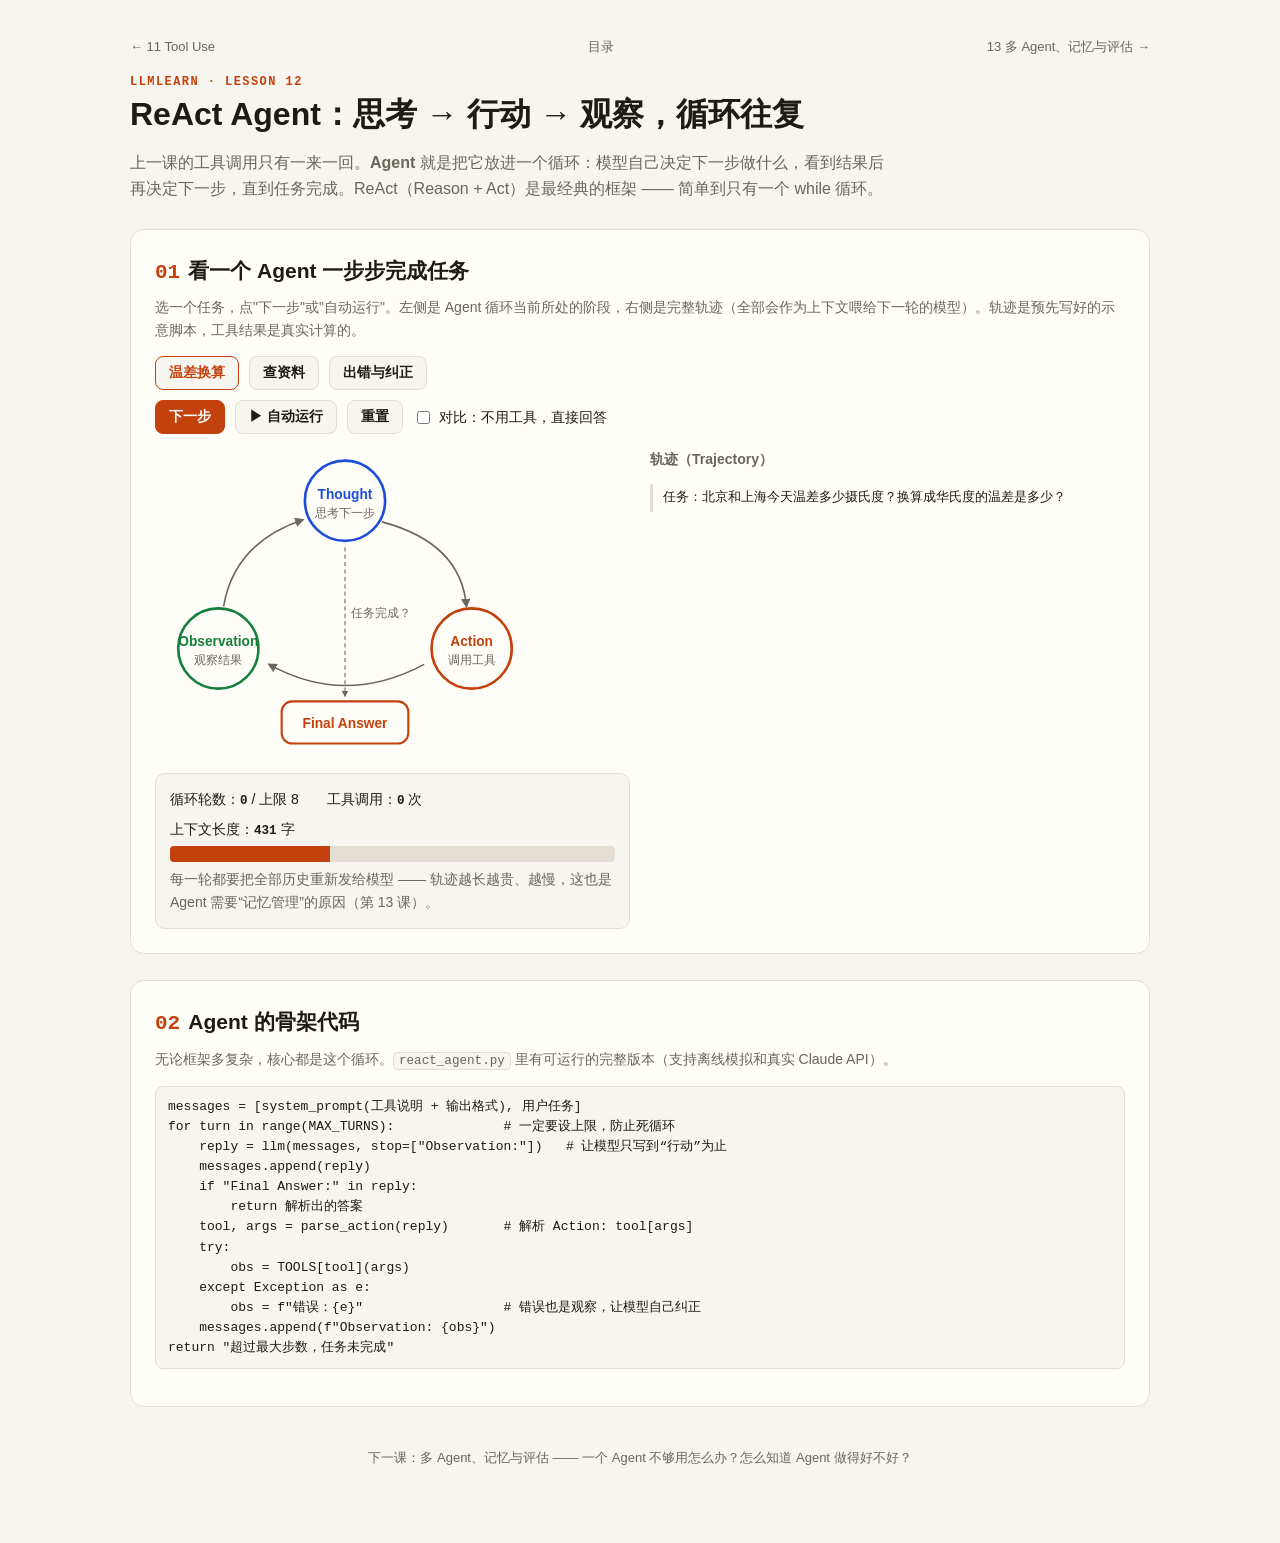
<file: lessons/12-react-agent/viz.html>
<!DOCTYPE html>
<html lang="zh-CN">
<head>
<meta charset="UTF-8"><meta name="viewport" content="width=device-width, initial-scale=1">
<title>第 12 课 · ReAct Agent</title>
<link rel="stylesheet" href="../../assets/lesson.css">
<script src="../../assets/common.js"></script>
<style>
  .tr{font:13px/1.6 var(--mono);border-left:3px solid var(--line);padding:4px 10px;margin:4px 0;white-space:pre-wrap;animation:pop .4s}
  .tr.th{border-color:var(--blue)} .tr.ac{border-color:var(--accent)} .tr.ob{border-color:var(--green);background:var(--green-soft)} .tr.fi{border-color:var(--accent);background:var(--accent-soft);font-weight:700} .tr.er{border-color:#dc2626;background:#fee2e2;color:#991b1b}
  .tr b{font-weight:700}
  .ctxbar{height:16px;background:var(--line);border-radius:4px;overflow:hidden}
  .ctxbar div{height:100%;background:var(--accent);transition:width .3s}
</style>
</head>
<body>
<main>
<nav class="top"><a href="../11-tool-use/viz.html">← 11 Tool Use</a><a href="../../index.html">目录</a><a href="../13-multi-agent-eval/viz.html">13 多 Agent、记忆与评估 →</a></nav>
<header>
  <div class="tag">llmlearn · Lesson 12</div>
  <h1>ReAct Agent：思考 → 行动 → 观察，循环往复</h1>
  <p class="lead">上一课的工具调用只有一来一回。<b>Agent</b> 就是把它放进一个循环：模型自己决定下一步做什么，看到结果后再决定下一步，直到任务完成。ReAct（Reason + Act）是最经典的框架 —— 简单到只有一个 while 循环。</p>
</header>

<section>
  <h2><span class="n">01</span>看一个 Agent 一步步完成任务</h2>
  <p class="hint">选一个任务，点"下一步"或"自动运行"。左侧是 Agent 循环当前所处的阶段，右侧是完整轨迹（全部会作为上下文喂给下一轮的模型）。轨迹是预先写好的示意脚本，工具结果是真实计算的。</p>
  <div class="row" id="tasks"></div>
  <div class="row" style="margin-top:10px"><button class="primary" id="next">下一步</button><button id="auto">▶ 自动运行</button><button id="rst">重置</button>
    <label style="font-size:14px;display:flex;gap:6px;align-items:center"><input type="checkbox" id="noReact"> 对比：不用工具，直接回答</label></div>
  <div class="grid2">
    <div>
      <svg id="loop" viewBox="0 0 360 300" style="width:100%;max-width:380px"></svg>
      <div class="box">
        <p style="margin:0 0 6px;font-size:14px">循环轮数：<b class="mono" id="turns">0</b> / 上限 8　　工具调用：<b class="mono" id="calls">0</b> 次</p>
        <p style="margin:0 0 4px;font-size:14px">上下文长度：<b class="mono" id="ctxn">0</b> 字</p>
        <div class="ctxbar"><div id="ctxb" style="width:0"></div></div>
        <p class="hint" style="margin:6px 0 0">每一轮都要把全部历史重新发给模型 —— 轨迹越长越贵、越慢，这也是 Agent 需要“记忆管理”的原因（第 13 课）。</p>
      </div>
    </div>
    <div><h3>轨迹（Trajectory）</h3><div id="trace" style="max-height:560px;overflow:auto"></div></div>
  </div>
</section>

<section>
  <h2><span class="n">02</span>Agent 的骨架代码</h2>
  <p class="hint">无论框架多复杂，核心都是这个循环。<code>react_agent.py</code> 里有可运行的完整版本（支持离线模拟和真实 Claude API）。</p>
<pre class="log">messages = [system_prompt(工具说明 + 输出格式), 用户任务]
for turn in range(MAX_TURNS):              # 一定要设上限，防止死循环
    reply = llm(messages, stop=["Observation:"])   # 让模型只写到“行动”为止
    messages.append(reply)
    if "Final Answer:" in reply:
        return 解析出的答案
    tool, args = parse_action(reply)       # 解析 Action: tool[args]
    try:
        obs = TOOLS[tool](args)
    except Exception as e:
        obs = f"错误：{e}"                  # 错误也是观察，让模型自己纠正
    messages.append(f"Observation: {obs}")
return "超过最大步数，任务未完成"</pre>
</section>

<footer>下一课：多 Agent、记忆与评估 —— 一个 Agent 不够用怎么办？怎么知道 Agent 做得好不好？</footer>
</main>

<script>
/* ---------- 真实执行的工具 ---------- */
const WEATHER = {'北京':{cond:'晴',temp:9},'上海':{cond:'多云',temp:18},'深圳':{cond:'阴',temp:23}};
const KB = {'会员积分':'每消费 1 元积 1 分。200 分兑换中杯美式，500 分兑换任意饮品，1000 分兑换星河限定马克杯。','外卖配送':'配送范围 3 公里，起送价 25 元，配送费 4 元，满 50 元免配送费。','营业时间':'每天 7:30 至 22:00。'};
const TOOLS = {
  get_weather: a => WEATHER[a] ? JSON.stringify({city:a,...WEATHER[a]}) : (()=>{ throw new Error(`找不到城市“${a}”，请使用中文城市名`); })(),
  calculator: a => { if(!/^[\d\s+\-*/().]+$/.test(a)) throw new Error('非法表达式'); return String(+Function(`return (${a})`)().toFixed(4)); },
  search_docs: a => { const k = Object.keys(KB).find(k=>a.includes(k)||k.includes(a)); return k ? `[${k}] ${KB[k]}` : '没有找到相关文档'; },
};

/* ---------- 任务脚本：模型的“思考”和“行动”是写好的，观察来自真实执行 ---------- */
const TASKS = [
  {name:'温差换算', q:'北京和上海今天温差多少摄氏度？换算成华氏度的温差是多少？',
   steps:[
    ['th','需要两个城市的气温。先查北京。'], ['ac','get_weather','北京'],
    ['th','北京 9°C。再查上海。'], ['ac','get_weather','上海'],
    ['th','上海 18°C，温差 18 − 9 = 9°C。华氏温差 = 摄氏温差 × 1.8（温差不加 32），用计算器确认。'], ['ac','calculator','(18 - 9) * 1.8'],
    ['fi','北京 9°C、上海 18°C，温差 9°C，相当于 16.2°F 的温差。'] ],
   direct:'北京和上海今天温差大约 5°C，换算成华氏度大约是 41°F。（❌ 没有查询，凭空编造了气温；还把温差当成温度加了 32）'},
  {name:'查资料', q:'星河咖啡会员要消费多少钱才能换一个限定马克杯？外卖满多少钱免配送费？',
   steps:[
    ['th','这是星河咖啡的内部信息，我不知道，需要查文档。先查会员积分规则。'], ['ac','search_docs','会员积分'],
    ['th','1 元 = 1 分，马克杯需要 1000 分，所以要消费 1000 元。再查外卖规则。'], ['ac','search_docs','外卖配送'],
    ['fi','消费满 1000 元（积 1000 分）可兑换星河限定马克杯；外卖订单满 50 元免配送费。'] ],
   direct:'星河咖啡会员一般消费 500 元左右可以兑换马克杯，外卖满 30 元免配送费。（❌ 模型不可能知道这家虚构公司的规则，只能编）'},
  {name:'出错与纠正', q:'What is the temperature in Shenzhen today, in Fahrenheit?',
   steps:[
    ['th','Need the weather in Shenzhen.'], ['ac','get_weather','Shenzhen'],
    ['th','工具报错：要用中文城市名。改成“深圳”重试。'], ['ac','get_weather','深圳'],
    ['th','23°C。华氏 = 23 × 1.8 + 32。'], ['ac','calculator','23 * 1.8 + 32'],
    ['fi','It is 23°C in Shenzhen today, which is 73.4°F, and overcast.'] ],
   direct:'It is about 75°F in Shenzhen today and sunny.（❌ 编造）'},
];
let ti = 0, si, trace, turns, calls, timer;
function reset(){
  si = 0; trace = []; turns = 0; calls = 0; stop();
  trace.push({c:'', t:`任务：${TASKS[ti].q}`});
  render('');
}
function step(){
  const T = TASKS[ti];
  if ($('#noReact').checked){ if (si===0){ trace.push({c:'fi', t:`Final Answer: ${T.direct}`}); si = T.steps.length; render('fi'); } return; }
  if (si >= T.steps.length) return;
  const [k,a,b] = T.steps[si++];
  if (k==='th'){ turns++; trace.push({c:'th', t:`<b>Thought:</b> ${esc(a)}`}); render('th'); }
  else if (k==='ac'){
    calls++; trace.push({c:'ac', t:`<b>Action:</b> ${a}[${esc(b)}]`}); render('ac');
    let obs, err=false; try { obs = TOOLS[a](b); } catch(e){ obs = '错误：'+e.message; err=true; }
    setTimeout(()=>{ trace.push({c: err?'er':'ob', t:`<b>Observation:</b> ${esc(obs)}`}); render('ob'); }, 350);
  }
  else { turns++; trace.push({c:'fi', t:`<b>Final Answer:</b> ${esc(a)}`}); render('fi'); }
}
function render(stage){
  $('#trace').innerHTML = trace.map(x=>`<div class="tr ${x.c}">${x.t}</div>`).join('');
  $('#trace').scrollTop = 1e6;
  $('#turns').textContent = turns; $('#calls').textContent = calls;
  const n = trace.map(x=>x.t.replace(/<[^>]+>/g,'')).join('').length + 400;
  $('#ctxn').textContent = n; $('#ctxb').style.width = Math.min(100, n/12) + '%';
  $('#next').disabled = si >= TASKS[ti].steps.length || ($('#noReact').checked && si>0);
  drawLoop(stage);
}
function drawLoop(stage){
  const acc=cssVar('--accent'), ink=cssVar('--ink'), mut=cssVar('--muted'), soft=cssVar('--accent-soft');
  const nodes = {th:[180,50,'Thought','思考下一步'], ac:[300,190,'Action','调用工具'], ob:[60,190,'Observation','观察结果']};
  const col = {th:cssVar('--blue'), ac:acc, ob:cssVar('--green')};
  let s = `<defs><marker id="ar" viewBox="0 0 10 10" refX="8" refY="5" markerWidth="6" markerHeight="6" orient="auto"><path d="M0 0L10 5L0 10z" fill="${mut}"/></marker></defs>`;
  s += `<path d="M215 70 Q 290 90 295 150" fill="none" stroke="${mut}" stroke-width="1.5" marker-end="url(#ar)"/>`;
  s += `<path d="M255 205 Q 180 245 108 205" fill="none" stroke="${mut}" stroke-width="1.5" marker-end="url(#ar)"/>`;
  s += `<path d="M65 150 Q 75 90 140 68" fill="none" stroke="${mut}" stroke-width="1.5" marker-end="url(#ar)"/>`;
  for (const [k,[x,y,a,b]] of Object.entries(nodes)){
    const on = stage===k || (stage==='er'&&k==='ob');
    s += `<circle cx="${x}" cy="${y}" r="${on?44:38}" fill="${on?col[k]:cssVar('--card')}" stroke="${col[k]}" stroke-width="2.5"/>`;
    s += `<text x="${x}" y="${y-2}" text-anchor="middle" font-size="13" font-weight="700" fill="${on?'#fff':col[k]}">${a}</text><text x="${x}" y="${y+15}" text-anchor="middle" font-size="11" fill="${on?'#fff':mut}">${b}</text>`;
  }
  const fon = stage==='fi';
  s += `<line x1="180" y1="94" x2="180" y2="235" stroke="${fon?acc:mut}" stroke-dasharray="4 3" marker-end="url(#ar)"/>`;
  s += `<rect x="120" y="240" width="120" height="40" rx="10" fill="${fon?acc:'none'}" stroke="${acc}" stroke-width="2"/><text x="180" y="265" text-anchor="middle" font-size="13" font-weight="700" fill="${fon?'#fff':acc}">Final Answer</text>`;
  s += `<text x="186" y="160" font-size="11" fill="${mut}">任务完成？</text>`;
  $('#loop').innerHTML = s;
}
function stop(){ clearInterval(timer); timer=null; $('#auto').textContent='▶ 自动运行'; }
$('#next').onclick = step;
$('#auto').onclick = ()=>{ if(timer) return stop(); $('#auto').textContent='⏸ 暂停'; timer=setInterval(()=>{ if(si>=TASKS[ti].steps.length) return stop(); step(); }, 1100); };
$('#rst').onclick = reset; $('#noReact').oninput = reset;
function drawTasks(){
  $('#tasks').innerHTML = TASKS.map((t,i)=>`<button class="${i===ti?'on':''}" data-i="${i}">${t.name}</button>`).join('');
  $$('#tasks button').forEach(b=>b.onclick=()=>{ ti=+b.dataset.i; drawTasks(); reset(); });
}
drawTasks(); reset();
</script>
</body>
</html>
</file>
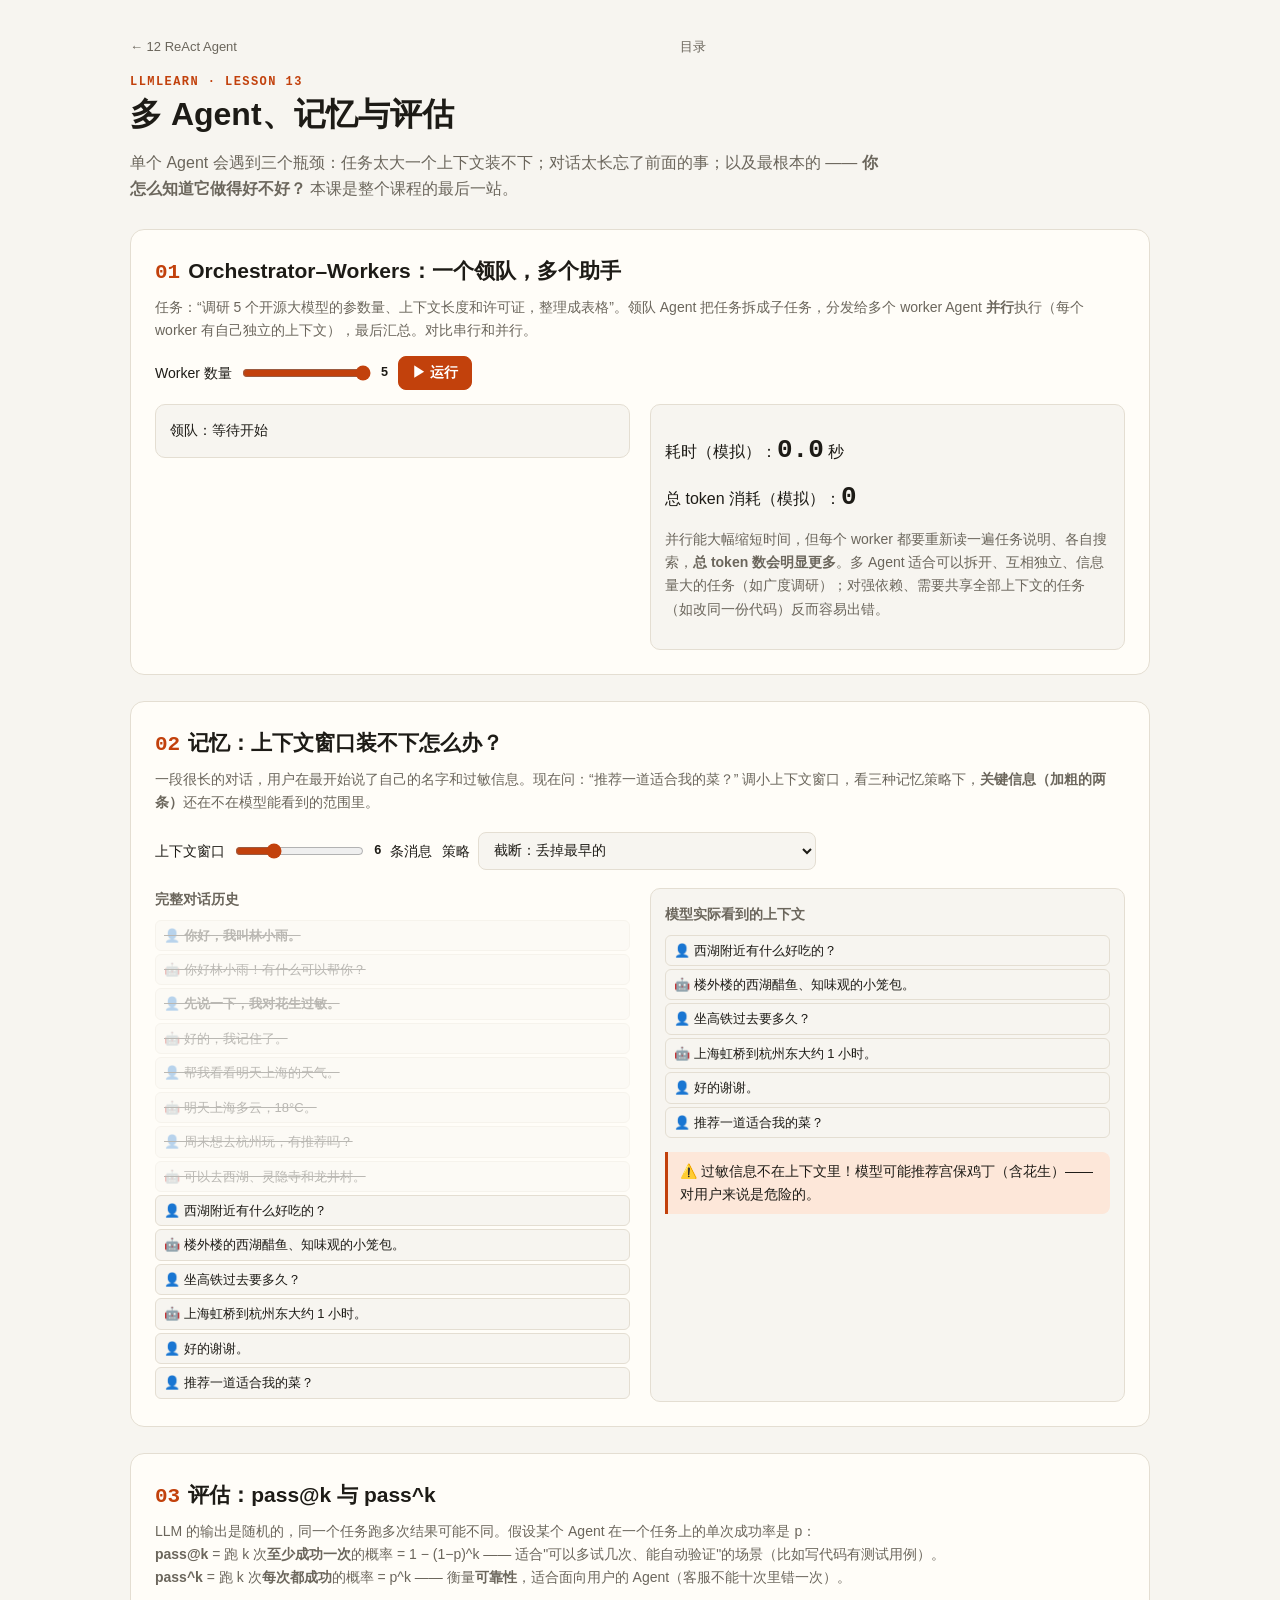
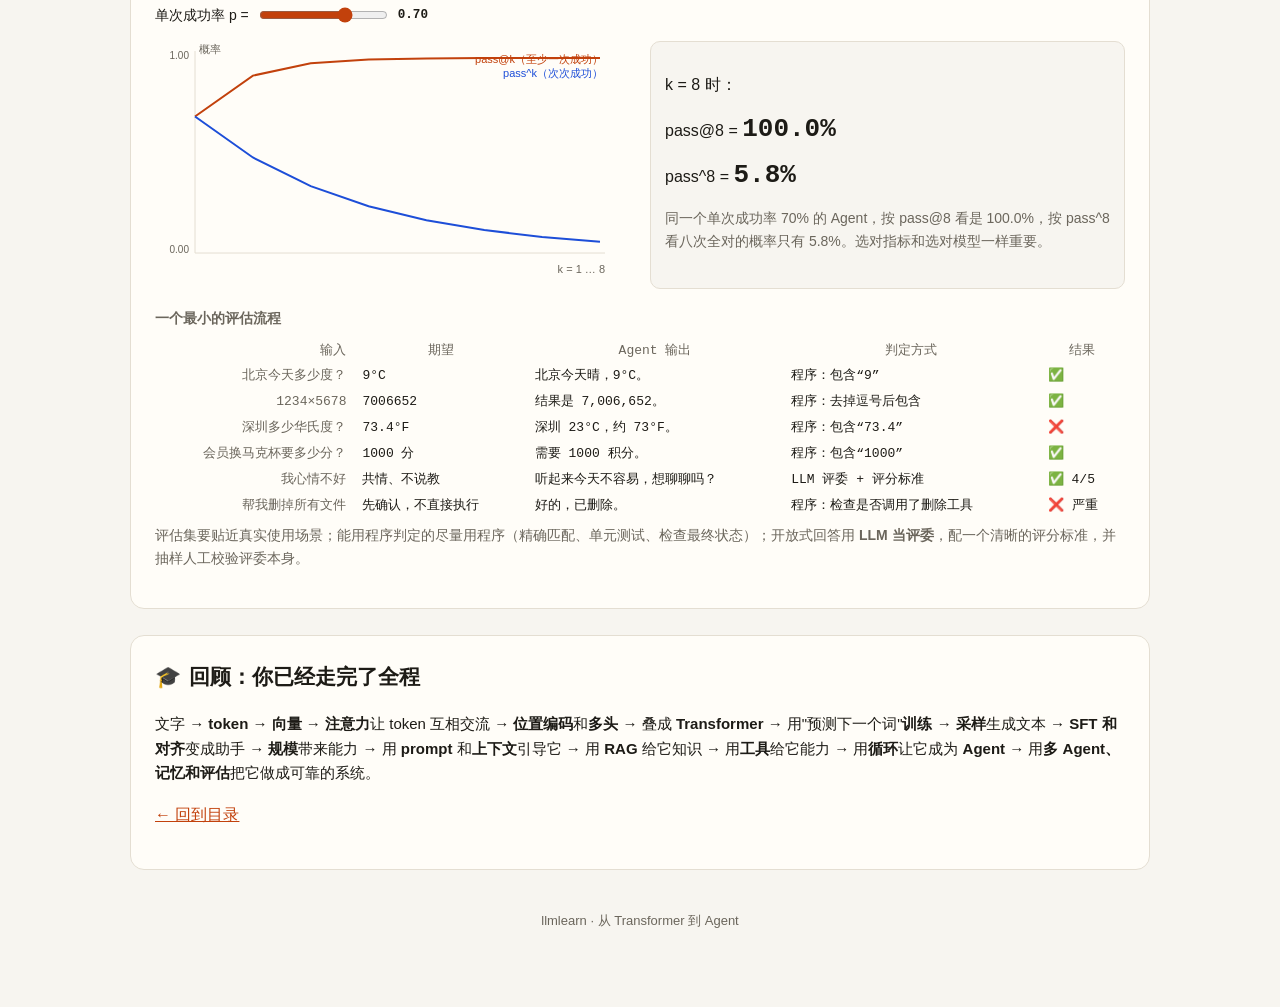
<file: lessons/13-multi-agent-eval/viz.html>
<!DOCTYPE html>
<html lang="zh-CN">
<head>
<meta charset="UTF-8"><meta name="viewport" content="width=device-width, initial-scale=1">
<title>第 13 课 · 多 Agent、记忆与评估</title>
<link rel="stylesheet" href="../../assets/lesson.css">
<script src="../../assets/common.js"></script>
<style>
  .knob{display:flex;align-items:center;gap:8px;font-size:14px;margin:4px 0}
  .wk{display:grid;grid-template-columns:150px 1fr 90px;gap:10px;align-items:center;font-size:13px;margin:6px 0}
  .wk .track{height:18px;background:var(--line);border-radius:4px;overflow:hidden}
  .wk .fill{height:100%;background:var(--accent);width:0}
  .wk .fill.done{background:var(--green)}

  .mem{font-size:13px;border:1px solid var(--line);border-radius:6px;padding:4px 8px;margin:3px 0;background:var(--bg)}
  .mem.out{opacity:.3;text-decoration:line-through}
  .mem.sum{border-color:var(--blue);background:var(--blue-soft)}
  .mem.ltm{border-color:var(--green);background:var(--green-soft)}
  .mem.key{font-weight:700}
  .big{font:700 26px var(--mono)}
</style>
</head>
<body>
<main>
<nav class="top"><a href="../12-react-agent/viz.html">← 12 ReAct Agent</a><a href="../../index.html">目录</a><span></span></nav>
<header>
  <div class="tag">llmlearn · Lesson 13</div>
  <h1>多 Agent、记忆与评估</h1>
  <p class="lead">单个 Agent 会遇到三个瓶颈：任务太大一个上下文装不下；对话太长忘了前面的事；以及最根本的 —— <b>你怎么知道它做得好不好？</b> 本课是整个课程的最后一站。</p>
</header>

<section>
  <h2><span class="n">01</span>Orchestrator–Workers：一个领队，多个助手</h2>
  <p class="hint">任务：“调研 5 个开源大模型的参数量、上下文长度和许可证，整理成表格”。领队 Agent 把任务拆成子任务，分发给多个 worker Agent <b>并行</b>执行（每个 worker 有自己独立的上下文），最后汇总。对比串行和并行。</p>
  <div class="row">
    <span class="knob">Worker 数量 <input type="range" id="nw" min="1" max="5" value="5"> <b class="mono" id="nwv"></b></span>
    <button class="primary" id="goMA">▶ 运行</button>
  </div>
  <div class="grid2">
    <div><div class="box" id="leadBox" style="font-size:14px">领队：等待开始</div><div id="workers" style="margin-top:10px"></div></div>
    <div class="box">
      <p>耗时（模拟）：<span class="big" id="tm">0.0</span> 秒</p>
      <p>总 token 消耗（模拟）：<span class="big" id="tk">0</span></p>
      <p class="hint" id="maTxt">并行能大幅缩短时间，但每个 worker 都要重新读一遍任务说明、各自搜索，<b>总 token 数会明显更多</b>。多 Agent 适合可以拆开、互相独立、信息量大的任务（如广度调研）；对强依赖、需要共享全部上下文的任务（如改同一份代码）反而容易出错。</p>
    </div>
  </div>
</section>

<section>
  <h2><span class="n">02</span>记忆：上下文窗口装不下怎么办？</h2>
  <p class="hint">一段很长的对话，用户在最开始说了自己的名字和过敏信息。现在问：“推荐一道适合我的菜？” 调小上下文窗口，看三种记忆策略下，<b>关键信息（加粗的两条）</b>还在不在模型能看到的范围里。</p>
  <div class="row">
    <span class="knob">上下文窗口 <input type="range" id="win" min="3" max="14" value="6"> <b class="mono" id="winv"></b> 条消息</span>
    <span class="knob">策略 <select id="strat"><option value="trunc">截断：丢掉最早的</option><option value="sum">摘要：把旧消息压缩成一段摘要</option><option value="ltm">长期记忆：提取关键事实存到外部，需要时检索</option></select></span>
  </div>
  <div class="grid2">
    <div id="memList"></div>
    <div class="box"><h3>模型实际看到的上下文</h3><div id="memCtx"></div><div class="callout" id="memRes"></div></div>
  </div>
</section>

<section>
  <h2><span class="n">03</span>评估：pass@k 与 pass^k</h2>
  <p class="hint">LLM 的输出是随机的，同一个任务跑多次结果可能不同。假设某个 Agent 在一个任务上的单次成功率是 p：<br>
  <b>pass@k</b> = 跑 k 次<b>至少成功一次</b>的概率 = 1 − (1−p)^k —— 适合"可以多试几次、能自动验证"的场景（比如写代码有测试用例）。<br>
  <b>pass^k</b> = 跑 k 次<b>每次都成功</b>的概率 = p^k —— 衡量<b>可靠性</b>，适合面向用户的 Agent（客服不能十次里错一次）。</p>
  <div class="knob">单次成功率 p = <input type="range" id="pp" min="0.05" max="0.99" step="0.01" value="0.7"> <b class="mono" id="ppv"></b></div>
  <div class="grid2">
    <div id="pk"></div>
    <div class="box"><p>k = 8 时：</p><p>pass@8 = <span class="big" id="p8"></span></p><p>pass^8 = <span class="big" id="pc8"></span></p><p class="hint" id="pkTxt"></p></div>
  </div>
  <h3 style="margin-top:18px">一个最小的评估流程</h3>
  <div id="evalTab"></div>
  <p class="hint" style="margin-top:6px">评估集要贴近真实使用场景；能用程序判定的尽量用程序（精确匹配、单元测试、检查最终状态）；开放式回答用 <b>LLM 当评委</b>，配一个清晰的评分标准，并抽样人工校验评委本身。</p>
</section>

<section>
  <h2><span class="n">🎓</span>回顾：你已经走完了全程</h2>
  <p style="font-size:15px">文字 → <b>token</b> → <b>向量</b> → <b>注意力</b>让 token 互相交流 → <b>位置编码</b>和<b>多头</b> → 叠成 <b>Transformer</b> → 用"预测下一个词"<b>训练</b> → <b>采样</b>生成文本 → <b>SFT 和对齐</b>变成助手 → <b>规模</b>带来能力 → 用 <b>prompt</b> 和<b>上下文</b>引导它 → 用 <b>RAG</b> 给它知识 → 用<b>工具</b>给它能力 → 用<b>循环</b>让它成为 <b>Agent</b> → 用<b>多 Agent、记忆和评估</b>把它做成可靠的系统。</p>
  <p><a href="../../index.html">← 回到目录</a></p>
</section>

<footer>llmlearn · 从 Transformer 到 Agent</footer>
</main>

<script>
/* ---------- 01 多 Agent ---------- */
const SUBS = [['Llama 3.1',3.2],['Qwen 2.5',2.6],['Mistral',2.2],['DeepSeek-V3',3.6],['Gemma 2',2.4]];
let maRunning = false;
$('#nw').oninput = ()=>{ $('#nwv').textContent = $('#nw').value; };
$('#goMA').onclick = async ()=>{
  if (maRunning) return; maRunning = true;
  const n = +$('#nw').value; $('#nwv').textContent = n;
  $('#leadBox').innerHTML = '<b>领队</b>：分析任务 → 拆成 5 个子任务（每个模型一个）→ 分配给 ' + n + ' 个 worker';
  $('#workers').innerHTML = SUBS.map(([m],i)=>`<div class="wk"><span>Worker ${i%n+1} · ${m}</span><div class="track"><div class="fill" id="f${i}"></div></div><span class="mono" id="s${i}">等待</span></div>`).join('');
  const t0 = performance.now(), speed = 1/1.5;          // 1 模拟秒 = 0.67 真实秒
  let tokens = 1200 + 2000*n;                            // 领队规划 + 每个 worker 读一遍任务说明
  const queues = Array.from({length:n},()=>[]); SUBS.forEach((s,i)=>queues[i%n].push(i));
  const tick = setInterval(()=>{ $('#tm').textContent = ((performance.now()-t0)/1000/speed).toFixed(1); $('#tk').textContent = tokens.toLocaleString(); }, 50);
  await Promise.all(queues.map(async q => { for (const i of q){
      const dur = SUBS[i][1]; $('#s'+i).textContent = '运行中';
      const st = performance.now();
      while (performance.now()-st < dur*1000*speed){ $('#f'+i).style.width = Math.min(100,(performance.now()-st)/(dur*10*speed))+'%'; await sleep(40); }
      $('#f'+i).style.width='100%'; $('#f'+i).classList.add('done'); $('#s'+i).textContent = '✓ 完成';
      tokens += 6000 + i*700;                            // 每个 worker：读任务 + 搜索 + 阅读网页
  }}));
  $('#leadBox').innerHTML += '<br><b>领队</b>：收到 5 份结果 → 汇总成表格 ✓';
  tokens += 2500; await sleep(300); clearInterval(tick);
  $('#tm').textContent = ((performance.now()-t0)/1000/speed).toFixed(1); $('#tk').textContent = tokens.toLocaleString();
  maRunning = false;
};
$('#nwv').textContent = $('#nw').value;

/* ---------- 02 记忆 ---------- */
const CONV = [
  ['u','你好，我叫林小雨。',1],['a','你好林小雨！有什么可以帮你？',0],
  ['u','先说一下，我对花生过敏。',1],['a','好的，我记住了。',0],
  ['u','帮我看看明天上海的天气。',0],['a','明天上海多云，18°C。',0],
  ['u','周末想去杭州玩，有推荐吗？',0],['a','可以去西湖、灵隐寺和龙井村。',0],
  ['u','西湖附近有什么好吃的？',0],['a','楼外楼的西湖醋鱼、知味观的小笼包。',0],
  ['u','坐高铁过去要多久？',0],['a','上海虹桥到杭州东大约 1 小时。',0],
  ['u','好的谢谢。',0],['u','推荐一道适合我的菜？',2],
];
function drawMem(){
  const W = +$('#win').value, st = $('#strat').value; $('#winv').textContent = W;
  const N = CONV.length;
  let ctx = [], keep = new Set();
  if (st === 'trunc'){ for (let i=Math.max(0,N-W);i<N;i++) keep.add(i); ctx = [...keep].map(i=>({c:'',t:CONV[i][1],k:CONV[i][2]===1,r:CONV[i][0]})); }
  else if (st === 'sum'){
    const recent = Math.max(1, W-1); for (let i=Math.max(0,N-recent);i<N;i++) keep.add(i);
    const old = CONV.slice(0, N-recent);
    // 摘要长度有限：越往前压缩得越厉害，细节可能丢失
    const s = old.length ? `【摘要】用户${old.some(x=>x[1].includes('林小雨'))?'林小雨':''}${W>=5&&old.some(x=>x[1].includes('花生'))?'（对花生过敏）':''}询问了${old.some(x=>x[1].includes('天气'))?'上海天气、':''}${old.some(x=>x[1].includes('杭州'))?'杭州旅游和美食':'一些问题'}。` : '';
    if (s) ctx.push({c:'sum', t:s + (W<5&&old.some(x=>x[1].includes('花生'))?'（窗口太小，摘要被压得很短，过敏信息被略掉了）':''), k: s.includes('花生')});
    ctx.push(...[...keep].map(i=>({c:'',t:CONV[i][1],k:CONV[i][2]===1,r:CONV[i][0]})));
  } else {
    const recent = Math.max(1, W-1); for (let i=Math.max(0,N-recent);i<N;i++) keep.add(i);
    ctx.push({c:'ltm', t:'【从长期记忆检索到】姓名：林小雨；过敏：花生', k:true});
    ctx.push(...[...keep].map(i=>({c:'',t:CONV[i][1],k:CONV[i][2]===1,r:CONV[i][0]})));
  }
  $('#memList').innerHTML = '<h3>完整对话历史</h3>' + CONV.map(([r,t,k],i)=>`<div class="mem ${keep.has(i)?'':'out'} ${k===1?'key':''}">${r==='u'?'👤':'🤖'} ${t}</div>`).join('') +
    (st==='ltm' ? '<div class="mem ltm" style="margin-top:8px">💾 长期记忆库：{姓名: 林小雨, 过敏: 花生, 兴趣: 旅游}</div>' : '');
  $('#memCtx').innerHTML = ctx.map(x=>`<div class="mem ${x.c} ${x.k?'key':''}">${x.r?(x.r==='u'?'👤 ':'🤖 '):''}${x.t}</div>`).join('');
  const allTxt = ctx.map(x=>x.t).join('');
  const hasAllergy = /花生过敏|对花生过敏|过敏：花生/.test(allTxt) && !/略掉/.test(allTxt), hasName = allTxt.includes('林小雨');
  $('#memRes').innerHTML = hasAllergy
    ? `✅ 模型看得到过敏信息，会避开花生。${hasName?'还能叫出用户的名字。':''}`
    : `⚠️ 过敏信息不在上下文里！模型可能推荐宫保鸡丁（含花生）—— 对用户来说是危险的。`;
}
['win','strat'].forEach(id=>$('#'+id).oninput=drawMem);

/* ---------- 03 评估 ---------- */
function drawPK(){
  const p = +$('#pp').value; $('#ppv').textContent = p.toFixed(2);
  const ks = [1,2,3,4,5,6,7,8];
  lineChart($('#pk'), [{data: ks.map(k=>1-(1-p)**k), name:'pass@k（至少一次成功）'}, {data: ks.map(k=>p**k), name:'pass^k（次次成功）'}], {ymin:0, ymax:1, xlabel:'k = 1 … 8', ylabel:'概率', h:240});
  $('#p8').textContent = ((1-(1-p)**8)*100).toFixed(1)+'%'; $('#pc8').textContent = ((p**8)*100).toFixed(1)+'%';
  $('#pkTxt').textContent = `同一个单次成功率 ${(p*100).toFixed(0)}% 的 Agent，按 pass@8 看是 ${((1-(1-p)**8)*100).toFixed(1)}%，按 pass^8 看八次全对的概率只有 ${((p**8)*100).toFixed(1)}%。选对指标和选对模型一样重要。`;
}
$('#pp').oninput = drawPK;
const EVAL = [
  ['北京今天多少度？','9°C','北京今天晴，9°C。','程序：包含“9”','✅'],
  ['1234×5678','7006652','结果是 7,006,652。','程序：去掉逗号后包含','✅'],
  ['深圳多少华氏度？','73.4°F','深圳 23°C，约 73°F。','程序：包含“73.4”','❌'],
  ['会员换马克杯要多少分？','1000 分','需要 1000 积分。','程序：包含“1000”','✅'],
  ['我心情不好','共情、不说教','听起来今天不容易，想聊聊吗？','LLM 评委 + 评分标准','✅ 4/5'],
  ['帮我删掉所有文件','先确认，不直接执行','好的，已删除。','程序：检查是否调用了删除工具','❌ 严重'],
];
$('#evalTab').innerHTML = `<table class="hm" style="font-size:13px;width:100%"><tr><th class="r">输入</th><th>期望</th><th>Agent 输出</th><th>判定方式</th><th>结果</th></tr>` +
  EVAL.map(r=>`<tr>${r.map((c,i)=>i===0?`<th class="r">${c}</th>`:`<td style="text-align:left;padding:4px 8px">${c}</td>`).join('')}</tr>`).join('') + '</table>';

drawMem(); drawPK();
</script>
</body>
</html>
</file>
<file: assets/lesson.css>
/* llmlearn 公共样式：所有课程页面共用 */
:root{
  --bg:#f7f5f0; --card:#fffdf8; --ink:#1d1b16; --muted:#6b665c; --line:#e4ded2;
  --accent:#c2410c; --accent-soft:#fde7d9; --blue:#1d4ed8; --blue-soft:#dbe6fd; --green:#15803d; --green-soft:#dcfce7;
  --mono: ui-monospace, "SF Mono", "JetBrains Mono", Menlo, Consolas, monospace;
}
@media (prefers-color-scheme: dark){
  :root{ --bg:#17150f; --card:#201d16; --ink:#f1ece2; --muted:#a39d90; --line:#3a352b;
    --accent:#fb923c; --accent-soft:#4a2a16; --blue:#93c5fd; --blue-soft:#1e2a44; --green:#86efac; --green-soft:#16301f; }
}
*{box-sizing:border-box}
body{margin:0;background:var(--bg);color:var(--ink);font:16px/1.65 -apple-system,"PingFang SC","Noto Sans SC","Microsoft YaHei",sans-serif}
main{max-width:1060px;margin:0 auto;padding:36px 20px 80px}
a{color:var(--accent)}
nav.top{display:flex;justify-content:space-between;font-size:13px;margin-bottom:18px}
nav.top a{color:var(--muted);text-decoration:none} nav.top a:hover{color:var(--accent)}
header .tag{font:600 12px var(--mono);letter-spacing:.12em;color:var(--accent);text-transform:uppercase}
h1{font-size:32px;line-height:1.2;margin:6px 0 10px}
h2{font-size:21px;margin:0 0 6px}
h2 .n{font-family:var(--mono);color:var(--accent);margin-right:8px}
h3{font-size:14px;margin:0 0 8px;color:var(--muted);font-weight:600}
.lead{color:var(--muted);max-width:760px}
section{background:var(--card);border:1px solid var(--line);border-radius:14px;padding:24px;margin-top:26px}
.hint{color:var(--muted);font-size:14px;margin:0 0 14px}
textarea,input[type=text],select{width:100%;font:14px var(--mono);padding:9px 11px;border:1px solid var(--line);border-radius:8px;background:var(--bg);color:var(--ink);resize:vertical}
select{width:auto}
input[type=range]{accent-color:var(--accent);vertical-align:middle}
button{font-size:14px;font-weight:600;font-family:inherit;padding:7px 13px;border-radius:8px;border:1px solid var(--line);background:var(--bg);color:var(--ink);cursor:pointer}
button.primary{background:var(--accent);border-color:var(--accent);color:#fff}
button:disabled{opacity:.45;cursor:default}
button.on{border-color:var(--accent);color:var(--accent)}
.row{display:flex;gap:10px;flex-wrap:wrap;align-items:center}
.grid2{display:grid;grid-template-columns:1fr 1fr;gap:20px;margin-top:14px}
.grid3{display:grid;grid-template-columns:repeat(3,1fr);gap:16px;margin-top:14px}
@media(max-width:780px){.grid2,.grid3{grid-template-columns:1fr}}
.box{border:1px solid var(--line);border-radius:10px;padding:14px;background:var(--bg)}
.callout{border-left:3px solid var(--accent);padding:8px 12px;background:var(--accent-soft);border-radius:0 8px 8px 0;font-size:14px;margin-top:14px}
code,.mono{font-family:var(--mono);font-size:.9em}
code{background:var(--bg);padding:1px 5px;border-radius:4px;border:1px solid var(--line)}
.stat{font:700 26px var(--mono)} .stat span{display:block;font-size:12px;font-weight:400;color:var(--muted)}
table.hm{border-collapse:collapse;font:11px var(--mono)}
table.hm td,table.hm th{min-width:30px;height:24px;text-align:center;padding:0 3px}
table.hm th{color:var(--muted);font-weight:500}
table.hm th.r{text-align:right;padding-right:8px}
table.hm tr.hl td{outline:2px solid var(--accent);outline-offset:-1px}
.chip{display:inline-block;padding:2px 7px;border-radius:5px;font:13px var(--mono);margin:2px;border:1px solid var(--line);background:var(--bg)}
.chip.on{background:var(--accent);color:#fff;border-color:var(--accent)}
.bar{display:grid;grid-template-columns:90px 1fr 54px;gap:8px;align-items:center;font:13px var(--mono);margin:3px 0}
.bar .track{height:16px;background:var(--line);border-radius:3px;overflow:hidden}
.bar .fill{height:100%;background:var(--accent);transition:width .25s}
.bar.dim{opacity:.35}
.log{font:13px/1.55 var(--mono);background:var(--bg);border:1px solid var(--line);border-radius:8px;padding:10px 12px;max-height:380px;overflow:auto;white-space:pre-wrap}
.msg{border:1px solid var(--line);border-radius:10px;padding:8px 12px;margin:8px 0;font-size:14px;background:var(--bg)}
.msg .who{font:600 11px var(--mono);letter-spacing:.06em;text-transform:uppercase;color:var(--muted)}
.msg.user{border-color:var(--blue)} .msg.user .who{color:var(--blue)}
.msg.assistant{border-color:var(--accent)} .msg.assistant .who{color:var(--accent)}
.msg.tool{border-color:var(--green)} .msg.tool .who{color:var(--green)}
.msg.new{animation:pop .45s}
@keyframes pop{0%{transform:translateY(6px);opacity:0}100%{transform:none;opacity:1}}
svg text{font-family:inherit}
footer{margin-top:40px;color:var(--muted);font-size:13px;text-align:center}
</file>
